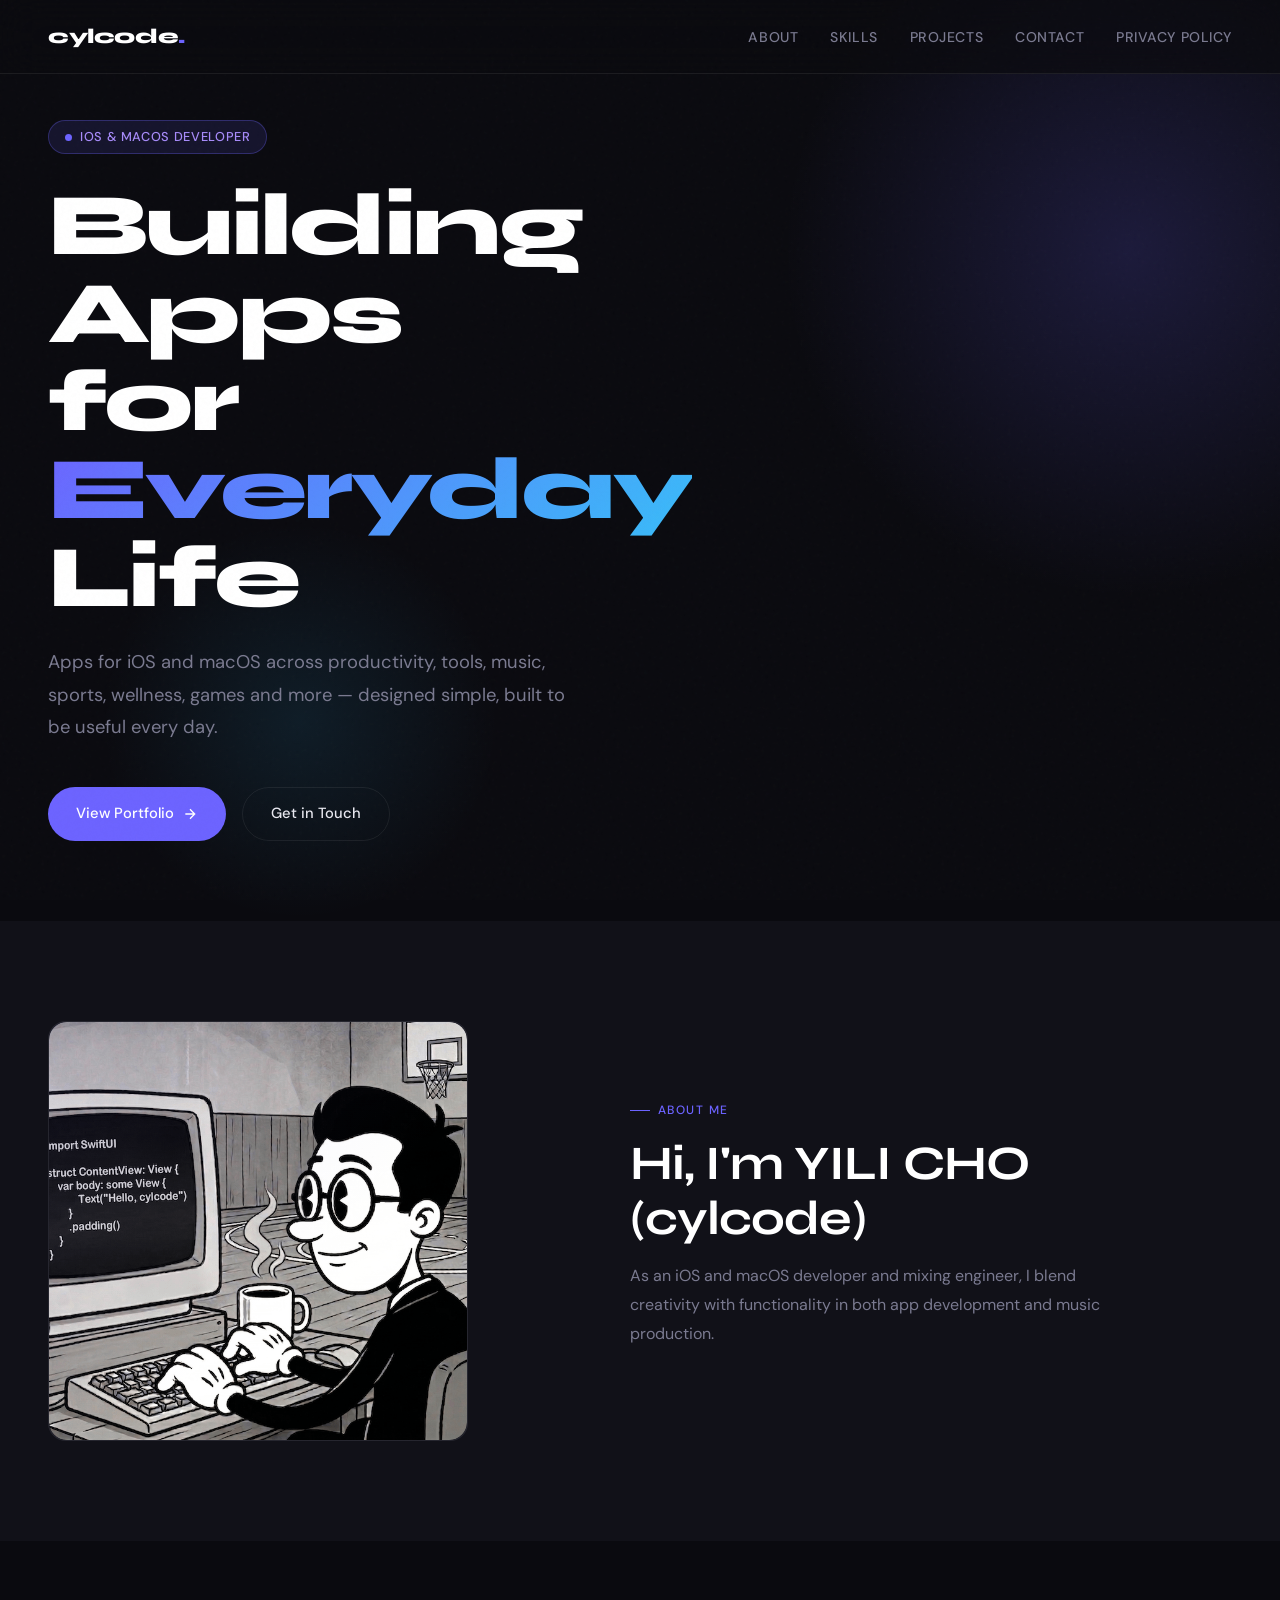
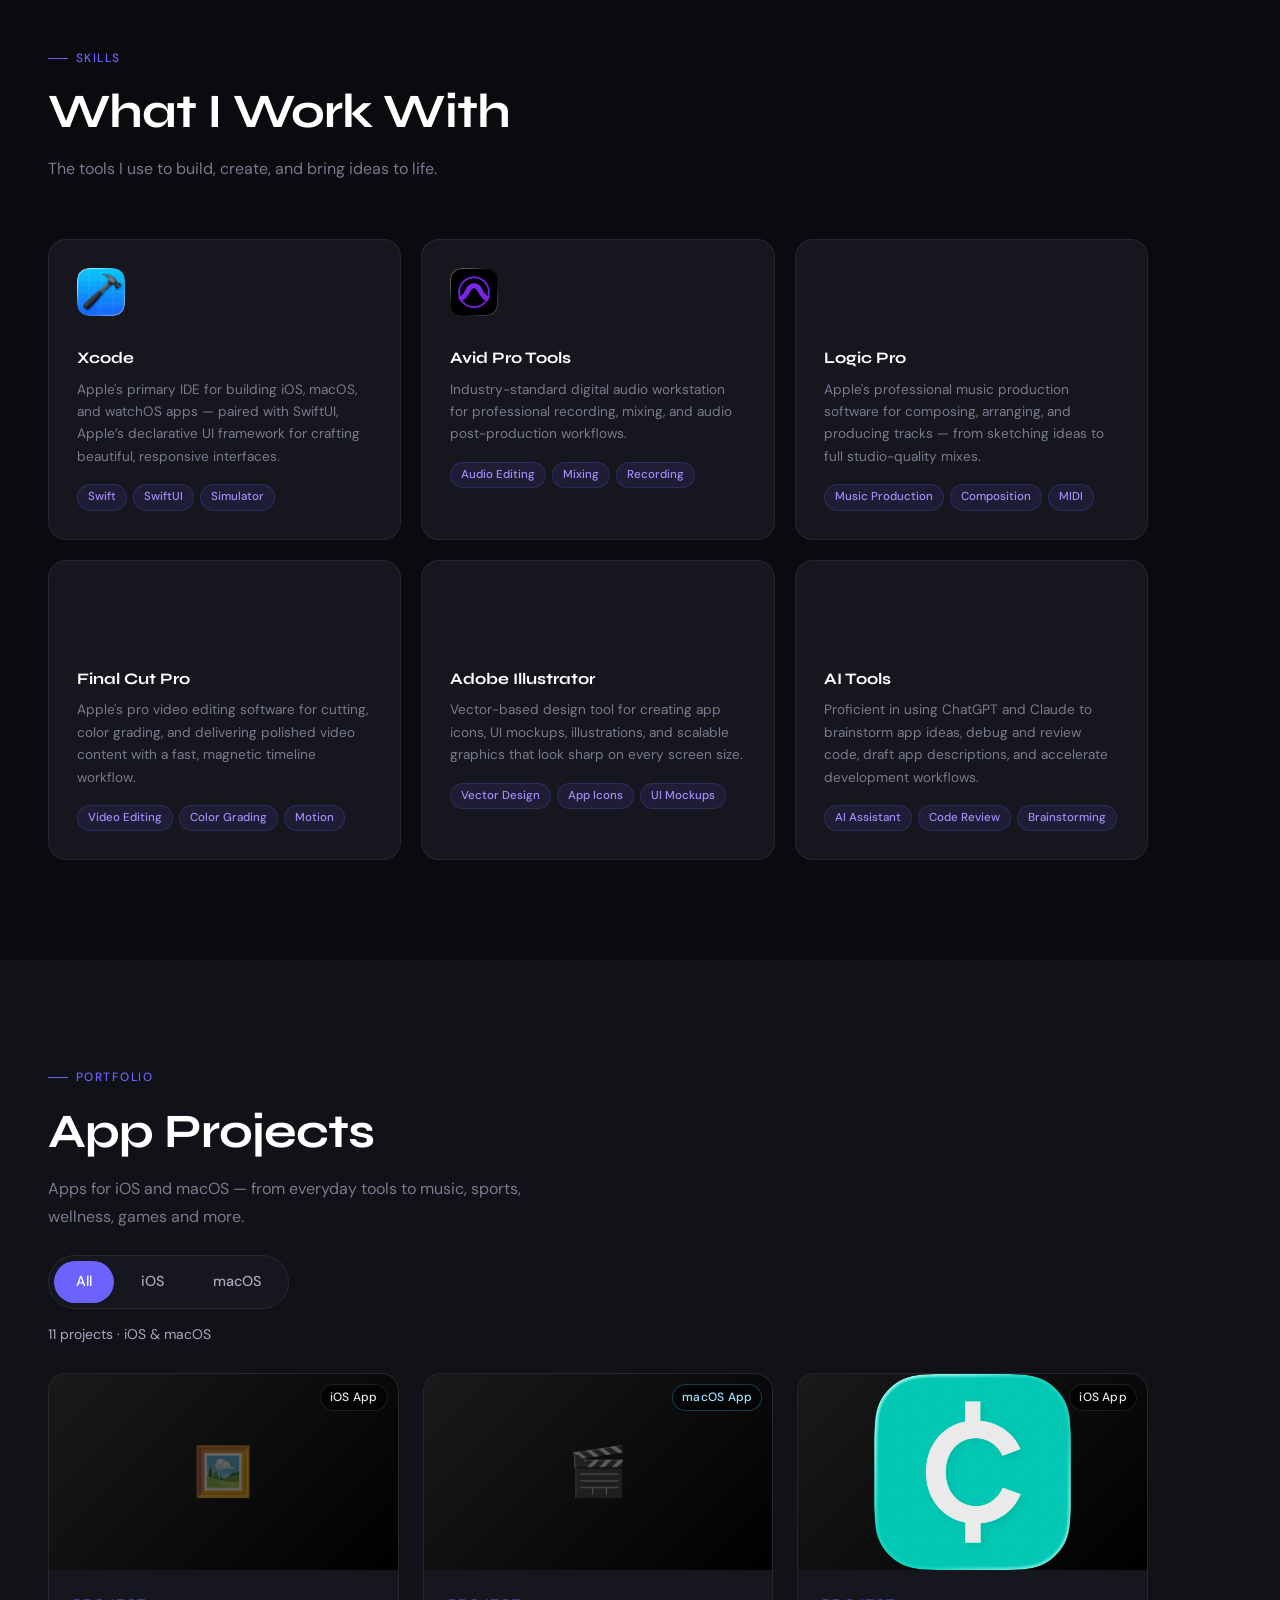
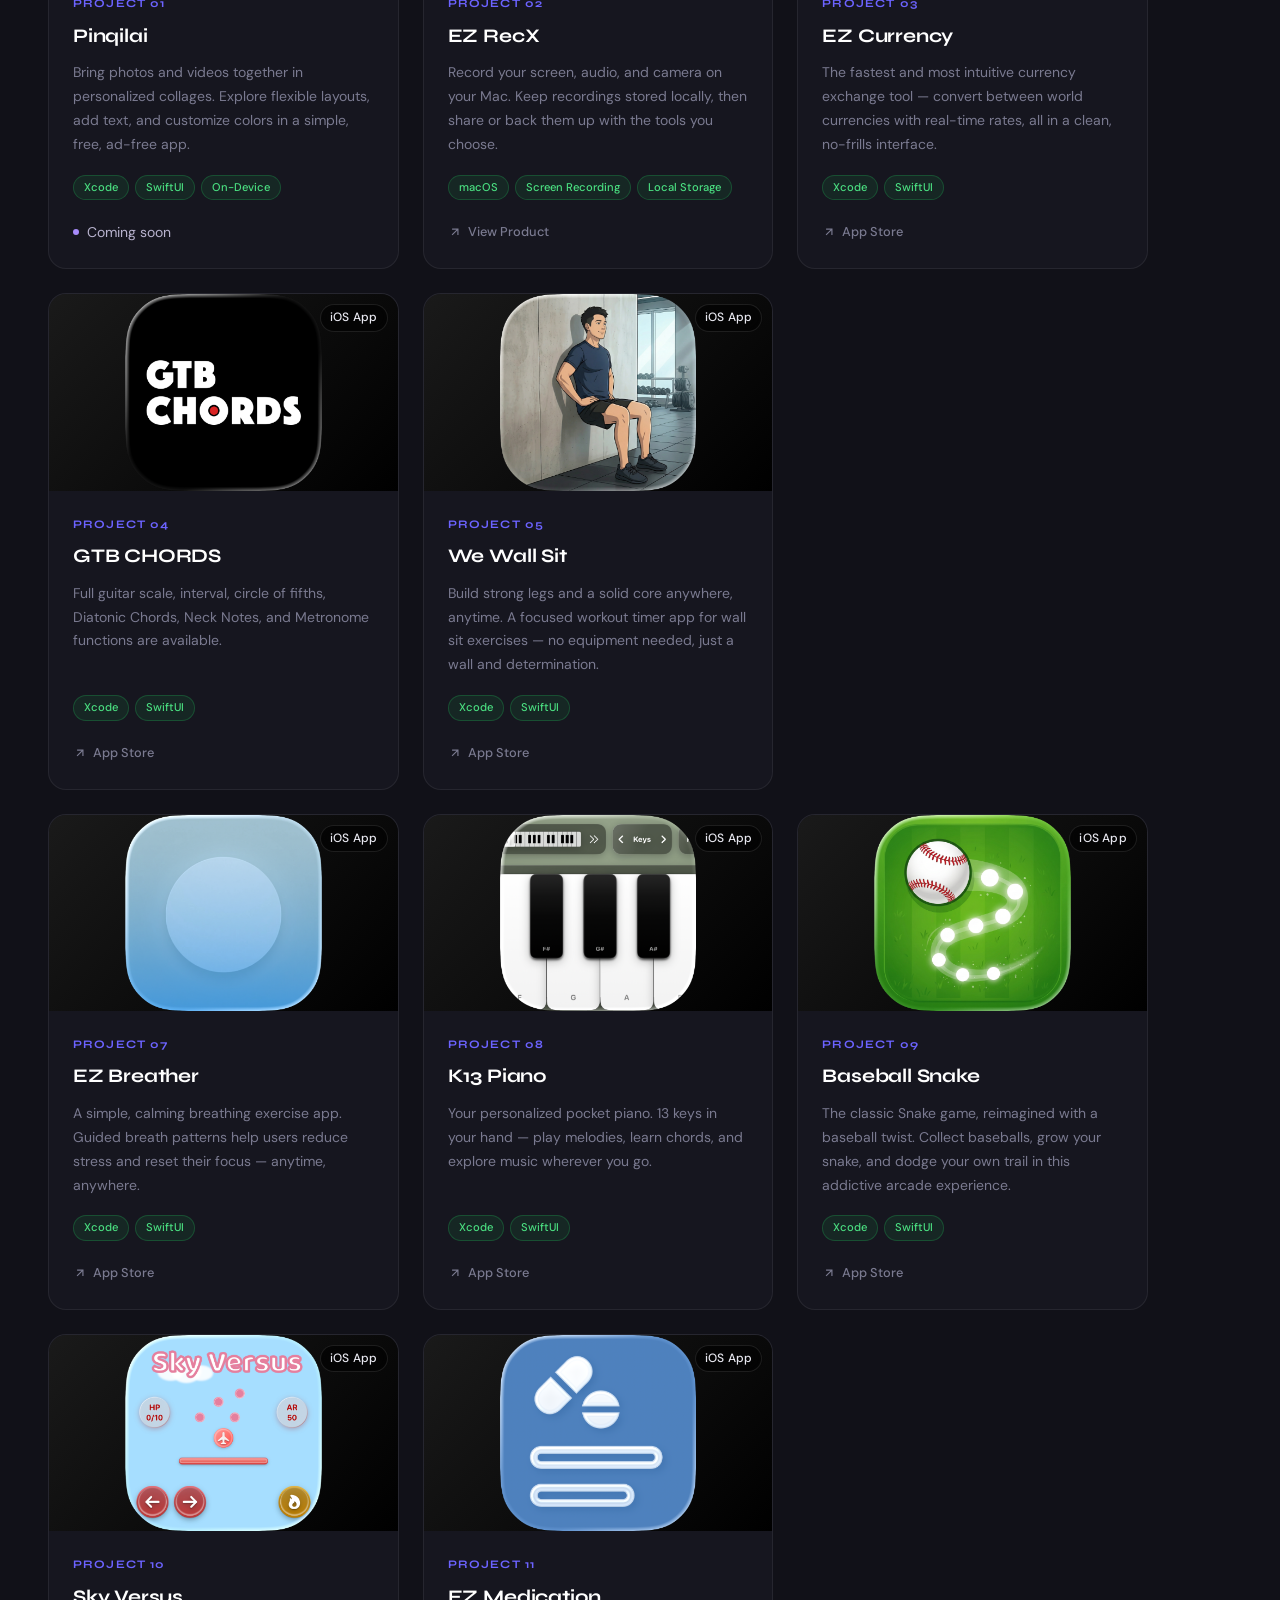
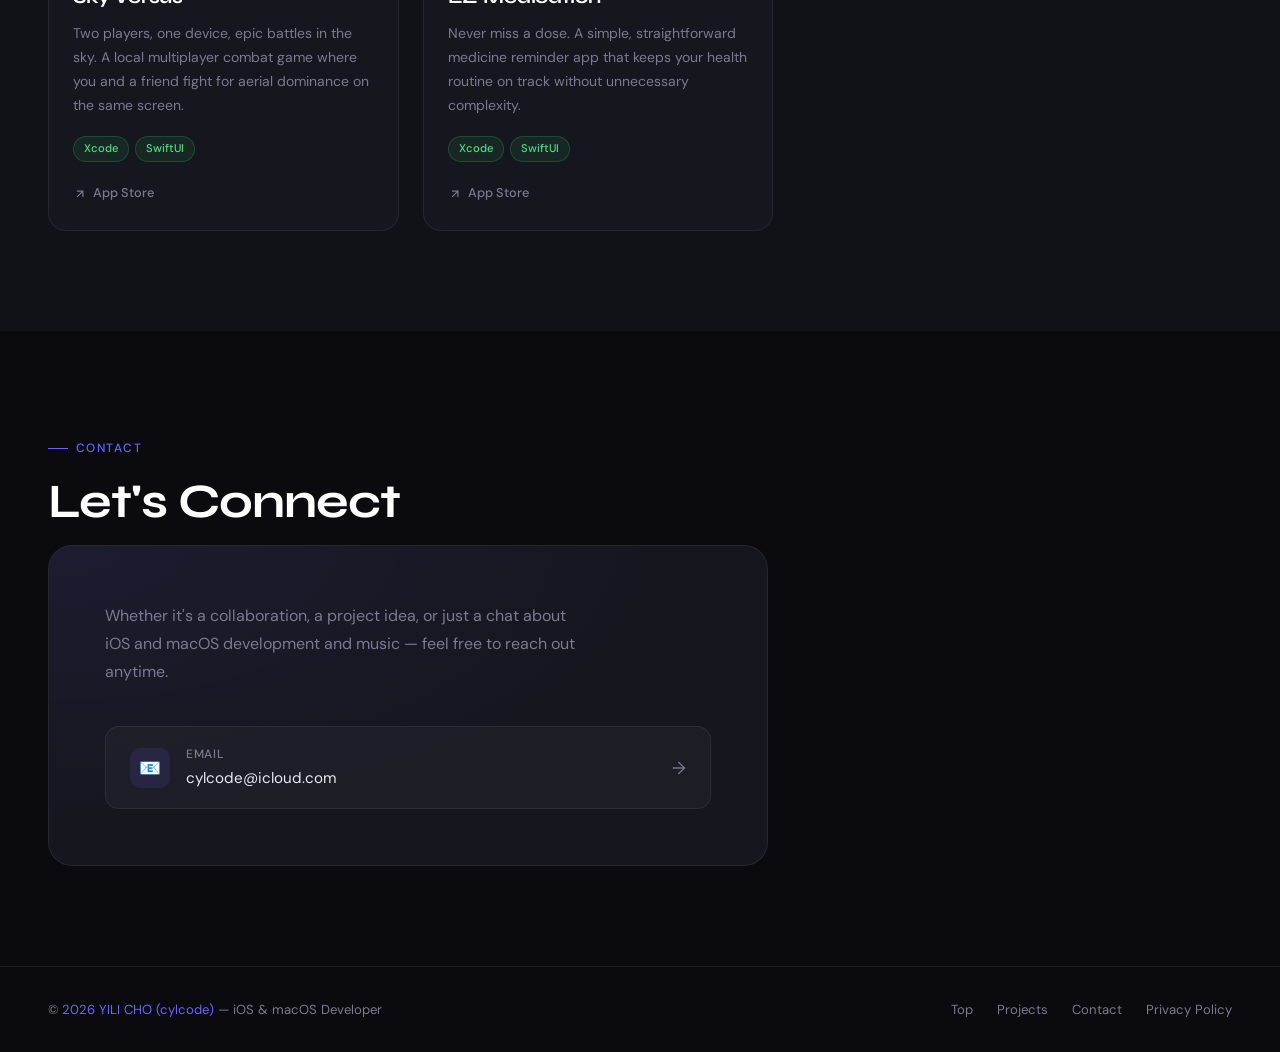
<file: index.html>
<!DOCTYPE html>
<html lang="en">
<head>
  <meta charset="UTF-8" />
  <meta name="viewport" content="width=device-width, initial-scale=1.0" />
  <title>cylcode — iOS &amp; macOS Developer &amp; Mixing Engineer</title>

  <!-- SEO -->
  <meta
    name="description"
    content="cylcode (YILI CHO) — iOS and macOS developer and mixing engineer. Building apps for everyday life with Swift and SwiftUI."
  />
  <meta name="author" content="YILI CHO (cylcode)" />
  <link rel="canonical" href="https://cylcode.pages.dev/" />

  <!-- Open Graph / Social Sharing -->
  <meta property="og:type" content="website" />
  <meta property="og:url" content="https://cylcode.pages.dev/" />
  <meta property="og:title" content="cylcode — iOS &amp; macOS Developer" />
  <meta
    property="og:description"
    content="iOS and macOS developer and mixing engineer. Building apps for everyday life."
  />
  <meta
    property="og:image"
    content="https://cylcode.pages.dev/Head_pic/cylcode_Banner_pic_1200x675.png"
  />
  <meta property="og:image:alt" content="YILI CHO (cylcode)" />
  <meta name="twitter:card" content="summary_large_image" />

  <!-- Favicon -->
  <link
    rel="icon"
    href="data:image/svg+xml,%3Csvg xmlns='http://www.w3.org/2000/svg' viewBox='0 0 100 100'%3E%3Ctext y='.9em' font-size='90'%3E%F0%9F%93%B1%3C/text%3E%3C/svg%3E"
  />

  <!-- Fonts -->
  <link rel="preconnect" href="https://fonts.googleapis.com" />
  <link rel="preconnect" href="https://fonts.gstatic.com" crossorigin />
  <link
    href="https://fonts.googleapis.com/css2?family=Syne:wght@400;600;700;800&family=DM+Sans:ital,wght@0,300;0,400;0,500;1,300&display=swap"
    rel="stylesheet"
  />

  <style>
    :root {
      --bg: #0a0a0f;
      --bg2: #111118;
      --card: #16161f;
      --border: rgba(255, 255, 255, 0.07);
      --accent: #6c63ff;
      --accent2: #a78bfa;
      --accent3: #38bdf8;
      --text: #e8e8f0;
      --muted: #7a7a90;
      --white: #ffffff;
      --radius: 18px;
    }

    *,
    *::before,
    *::after {
      box-sizing: border-box;
      margin: 0;
      padding: 0;
    }

    html {
      scroll-behavior: smooth;
      scroll-padding-top: 100px;
    }

    body {
      font-family: 'DM Sans', sans-serif;
      background: var(--bg);
      color: var(--text);
      overflow-x: hidden;
      line-height: 1.6;
    }

    body::before {
      content: '';
      position: fixed;
      inset: 0;
      background-image: url("data:image/svg+xml,%3Csvg viewBox='0 0 256 256' xmlns='http://www.w3.org/2000/svg'%3E%3Cfilter id='noise'%3E%3CfeTurbulence type='fractalNoise' baseFrequency='0.9' numOctaves='4' stitchTiles='stitch'/%3E%3C/filter%3E%3Crect width='100%25' height='100%25' filter='url(%23noise)' opacity='0.04'/%3E%3C/svg%3E");
      pointer-events: none;
      z-index: 999;
      opacity: 0.5;
    }

    a:focus-visible,
    button:focus-visible {
      outline: 3px solid var(--accent2);
      outline-offset: 4px;
    }

    /* Navigation */
    nav {
      position: fixed;
      top: 0;
      left: 0;
      right: 0;
      z-index: 100;
      padding: 20px 48px;
      display: flex;
      justify-content: space-between;
      align-items: center;
      background: rgba(10, 10, 15, 0.7);
      -webkit-backdrop-filter: blur(20px);
      backdrop-filter: blur(20px);
      border-bottom: 1px solid var(--border);
    }

    .nav-logo {
      font-family: 'Syne', sans-serif;
      font-weight: 800;
      font-size: 1.3rem;
      color: var(--white);
      text-decoration: none;
      letter-spacing: -0.02em;
    }

    .nav-logo span {
      color: var(--accent);
    }

    .nav-links {
      display: flex;
      align-items: center;
      gap: clamp(16px, 2.5vw, 36px);
      list-style: none;
    }

    .nav-links a {
      font-size: 0.88rem;
      font-weight: 500;
      color: var(--muted);
      text-decoration: none;
      letter-spacing: 0.04em;
      text-transform: uppercase;
      transition: color 0.2s;
    }

    .nav-links a:hover {
      color: var(--white);
    }

    .nav-privacy a {
      white-space: nowrap;
    }

    .nav-links a:focus-visible {
      outline: 2px solid var(--accent);
      outline-offset: 6px;
    }

    /* Hero */
    .hero {
      min-height: 100vh;
      display: flex;
      align-items: center;
      padding: 120px 48px 80px;
      position: relative;
      overflow: hidden;
    }

    .hero-glow {
      position: absolute;
      width: 700px;
      height: 700px;
      background: radial-gradient(
        circle,
        rgba(108, 99, 255, 0.18) 0%,
        transparent 70%
      );
      top: -100px;
      right: -200px;
      pointer-events: none;
      animation: pulse 6s ease-in-out infinite;
    }

    .hero-glow2 {
      position: absolute;
      width: 400px;
      height: 400px;
      background: radial-gradient(
        circle,
        rgba(56, 189, 248, 0.10) 0%,
        transparent 70%
      );
      bottom: 0;
      left: 100px;
      pointer-events: none;
      animation: pulse 8s ease-in-out infinite reverse;
    }

    @keyframes pulse {
      0%, 100% {
        transform: scale(1) translateY(0);
        opacity: 1;
      }
      50% {
        transform: scale(1.08) translateY(-20px);
        opacity: 0.8;
      }
    }

    .hero-content {
      max-width: 760px;
      position: relative;
      z-index: 1;
    }

    .hero-badge {
      display: inline-flex;
      align-items: center;
      gap: 8px;
      background: rgba(108, 99, 255, 0.12);
      border: 1px solid rgba(108, 99, 255, 0.3);
      border-radius: 50px;
      padding: 6px 16px;
      font-size: 0.8rem;
      font-weight: 500;
      color: var(--accent2);
      margin-bottom: 28px;
      letter-spacing: 0.05em;
      text-transform: uppercase;
      animation: fadeUp 0.6s 0.2s ease both;
    }

    .hero-badge::before {
      content: '';
      width: 7px;
      height: 7px;
      background: var(--accent);
      border-radius: 50%;
      animation: blink 2s infinite;
    }

    @keyframes blink {
      0%, 100% { opacity: 1; }
      50% { opacity: 0.3; }
    }

    .hero h1 {
      font-family: 'Syne', sans-serif;
      font-size: clamp(3rem, 7vw, 5.5rem);
      font-weight: 800;
      line-height: 1;
      letter-spacing: -0.03em;
      color: var(--white);
      animation: fadeUp 0.7s 0.4s ease both;
    }

    .hero h1 .accent-text {
      background: linear-gradient(
        135deg,
        var(--accent) 0%,
        var(--accent3) 100%
      );
      -webkit-background-clip: text;
      -webkit-text-fill-color: transparent;
      background-clip: text;
    }

    .hero-sub {
      margin-top: 24px;
      font-size: 1.15rem;
      color: var(--muted);
      max-width: 520px;
      line-height: 1.75;
      animation: fadeUp 0.7s 0.6s ease both;
    }

    .hero-actions {
      margin-top: 44px;
      display: flex;
      gap: 16px;
      flex-wrap: wrap;
      animation: fadeUp 0.7s 0.8s ease both;
    }

    .btn-primary,
    .btn-outline {
      display: inline-flex;
      align-items: center;
      gap: 8px;
      font-family: 'DM Sans', sans-serif;
      font-size: 0.92rem;
      font-weight: 500;
      padding: 14px 28px;
      border-radius: 50px;
      text-decoration: none;
      transition: all 0.25s;
    }

    .btn-primary {
      background: var(--accent);
      color: var(--white);
      border: none;
      cursor: pointer;
    }

    .btn-primary:hover {
      background: var(--accent2);
      transform: translateY(-2px);
      box-shadow: 0 12px 40px rgba(108, 99, 255, 0.4);
    }

    .btn-outline {
      background: transparent;
      color: var(--text);
      border: 1px solid var(--border);
    }

    .btn-outline:hover {
      border-color: rgba(255, 255, 255, 0.2);
      color: var(--white);
      transform: translateY(-2px);
    }

    @keyframes fadeUp {
      from {
        opacity: 0;
        transform: translateY(24px);
      }
      to {
        opacity: 1;
        transform: translateY(0);
      }
    }

    /* Shared sections */
    section {
      padding: 100px 48px;
    }

    .section-label {
      display: inline-flex;
      align-items: center;
      gap: 8px;
      font-size: 0.75rem;
      font-weight: 500;
      color: var(--accent);
      letter-spacing: 0.12em;
      text-transform: uppercase;
      margin-bottom: 16px;
    }

    .section-label::before {
      content: '';
      width: 20px;
      height: 1px;
      background: var(--accent);
    }

    .section-title {
      font-family: 'Syne', sans-serif;
      font-size: clamp(2rem, 4vw, 3rem);
      font-weight: 700;
      color: var(--white);
      letter-spacing: -0.02em;
      line-height: 1.15;
      margin-bottom: 16px;
    }

    .section-desc {
      color: var(--muted);
      font-size: 1rem;
      max-width: 480px;
      line-height: 1.75;
      margin-bottom: 56px;
    }

    /* About */
    #about {
      background: var(--bg2);
    }

    .about-grid {
      display: grid;
      grid-template-columns: 1fr 1fr;
      gap: 64px;
      align-items: center;
      max-width: 1100px;
    }

    .about-photo-wrap {
      position: relative;
      min-width: 0;
    }

    .about-photo {
      width: 420px;
      max-width: 100%;
      height: 420px;
      background: var(--card);
      border-radius: var(--radius);
      border: 1px solid var(--border);
      display: flex;
      align-items: center;
      justify-content: center;
      position: relative;
      overflow: hidden;
      flex-shrink: 0;
    }

    .about-photo img {
      width: 100%;
      height: 100%;
      object-fit: cover;
      object-position: top center;
      border-radius: var(--radius);
    }

    .about-photo::before {
      content: '';
      position: absolute;
      inset: 0;
      background: linear-gradient(
        135deg,
        rgba(108, 99, 255, 0.08) 0%,
        transparent 60%
      );
      pointer-events: none;
      z-index: 1;
    }

    .about-corner {
      position: absolute;
      width: 120px;
      height: 120px;
      background: linear-gradient(
        135deg,
        var(--accent) 0%,
        var(--accent3) 100%
      );
      border-radius: 16px;
      opacity: 0.15;
      bottom: -24px;
      right: -24px;
      z-index: -1;
    }

    .about-text {
      min-width: 0;
    }

    .about-text p {
      color: var(--muted);
      line-height: 1.8;
      margin-bottom: 20px;
    }

    .about-text p strong {
      color: var(--text);
      font-weight: 500;
    }

    /* Skills */
    #skills {
      background: var(--bg);
    }

    .skills-grid {
      display: grid;
      grid-template-columns: repeat(auto-fit, minmax(280px, 1fr));
      gap: 20px;
      max-width: 1100px;
    }

    .skill-card {
      background: var(--card);
      border: 1px solid var(--border);
      border-radius: var(--radius);
      padding: 28px;
      transition: all 0.3s;
      position: relative;
      overflow: hidden;
    }

    .skill-card::before {
      content: '';
      position: absolute;
      top: 0;
      left: 0;
      right: 0;
      height: 2px;
      background: linear-gradient(
        to right,
        var(--accent),
        var(--accent3)
      );
      opacity: 0;
      transition: opacity 0.3s;
    }

    .skill-card:hover::before {
      opacity: 1;
    }

    .skill-card:hover {
      border-color: rgba(108, 99, 255, 0.2);
      transform: translateY(-4px);
      box-shadow: 0 20px 60px rgba(0, 0, 0, 0.4);
    }

    .skill-icon {
      font-size: 1.8rem;
      margin-bottom: 16px;
      display: block;
    }

    .skill-icon img {
      width: 48px;
      height: 48px;
      object-fit: contain;
      border-radius: 10px;
    }

    .skill-name {
      font-family: 'Syne', sans-serif;
      font-size: 1rem;
      font-weight: 700;
      color: var(--white);
      margin-bottom: 8px;
    }

    .skill-desc {
      font-size: 0.85rem;
      color: var(--muted);
      line-height: 1.65;
    }

    .skill-tags {
      display: flex;
      flex-wrap: wrap;
      gap: 6px;
      margin-top: 16px;
    }

    .skill-tag {
      background: rgba(108, 99, 255, 0.1);
      border: 1px solid rgba(108, 99, 255, 0.2);
      color: var(--accent2);
      font-size: 0.72rem;
      padding: 3px 10px;
      border-radius: 50px;
      font-weight: 500;
    }

    /* Projects */
    #projects {
      background: var(--bg2);
    }

    #projects .section-desc {
      margin-bottom: 24px;
    }

    .projects-grid {
      display: grid;
      grid-template-columns: repeat(auto-fit, minmax(320px, 1fr));
      gap: 24px;
      max-width: 1100px;
    }

    .project-card {
      background: var(--card);
      border: 1px solid var(--border);
      border-radius: var(--radius);
      overflow: hidden;
      transition: all 0.3s;
      cursor: default;
      display: flex;
      flex-direction: column;
      min-width: 0;
    }

    .project-card:hover {
      border-color: rgba(108, 99, 255, 0.25);
      transform: translateY(-6px);
      box-shadow: 0 24px 80px rgba(0, 0, 0, 0.5);
    }

    .project-card[hidden] {
      display: none !important;
    }

    .project-thumb-link {
      display: block;
      text-decoration: none;
    }

    .project-thumb {
      width: 100%;
      aspect-ratio: 16 / 9;
      display: flex;
      align-items: center;
      justify-content: center;
      position: relative;
      overflow: hidden;
      cursor: pointer;
    }

    .project-thumb-placeholder {
      position: absolute;
      inset: 0;
      display: flex;
      flex-direction: column;
      align-items: center;
      justify-content: center;
      gap: 8px;
      color: rgba(255, 255, 255, 0.35);
      font-size: 0.75rem;
      letter-spacing: 0.05em;
      z-index: 0;
    }

    .project-thumb img {
      position: relative;
      width: 100%;
      height: 100%;
      object-fit: cover;
      z-index: 1;
    }

    .project-thumb.project-thumb-icon img {
      object-fit: contain;
    }

    .project-thumb-static .project-thumb {
      cursor: default;
    }

    .project-thumb-label {
      position: absolute;
      top: 10px;
      right: 10px;
      background: rgba(0, 0, 0, 0.55);
      -webkit-backdrop-filter: blur(10px);
      backdrop-filter: blur(10px);
      border: 1px solid rgba(255, 255, 255, 0.1);
      border-radius: 50px;
      padding: 3px 9px;
      font-size: 0.75rem;
      color: var(--text);
      font-weight: 500;
      letter-spacing: 0.02em;
      z-index: 2;
    }

    .project-thumb-label.platform-mac {
      border-color: rgba(56, 189, 248, 0.3);
      color: #a5e3ff;
    }

    .project-body {
      padding: 24px;
      display: flex;
      flex-direction: column;
      flex: 1;
    }

    .project-number {
      font-family: 'Syne', sans-serif;
      font-size: 0.72rem;
      font-weight: 700;
      color: var(--accent);
      letter-spacing: 0.1em;
      text-transform: uppercase;
      margin-bottom: 8px;
    }

    .project-title {
      font-family: 'Syne', sans-serif;
      font-size: 1.2rem;
      font-weight: 700;
      color: var(--white);
      margin-bottom: 10px;
      letter-spacing: -0.01em;
    }

    .project-desc {
      font-size: 0.875rem;
      color: var(--muted);
      line-height: 1.7;
      margin-bottom: 18px;
      flex: 1;
    }

    .project-stack {
      display: flex;
      flex-wrap: wrap;
      gap: 6px;
      margin-bottom: 20px;
    }

    .stack-tag {
      background: rgba(34, 197, 94, 0.1);
      border: 1px solid rgba(34, 197, 94, 0.25);
      color: #4ade80;
      font-size: 0.7rem;
      padding: 3px 10px;
      border-radius: 50px;
      font-weight: 500;
      cursor: default;
      user-select: none;
    }

    .project-links {
      display: flex;
      gap: 12px;
      margin-top: auto;
      min-height: 24px;
    }

    .project-link {
      display: inline-flex;
      align-items: center;
      gap: 6px;
      font-size: 0.8rem;
      font-weight: 500;
      color: var(--muted);
      text-decoration: none;
      transition: color 0.2s;
    }

    .project-link:hover {
      color: var(--accent2);
    }

    .project-link svg {
      width: 14px;
      height: 14px;
    }

    .project-status {
      display: inline-flex;
      align-items: center;
      gap: 8px;
      color: #b8b3ce;
      font-size: 0.875rem;
    }

    .project-status::before {
      content: '';
      width: 6px;
      height: 6px;
      border-radius: 50%;
      background: var(--accent2);
    }

    .project-filters {
      display: inline-flex;
      flex-wrap: wrap;
      gap: 5px;
      padding: 5px;
      border: 1px solid var(--border);
      border-radius: 50px;
      background: var(--card);
    }

    .project-filters[hidden] {
      display: none;
    }

    .project-filter {
      font: inherit;
      font-size: 0.9rem;
      font-weight: 500;
      color: #aaa7bd;
      background: transparent;
      border: 0;
      border-radius: 50px;
      min-height: 42px;
      padding: 8px 22px;
      cursor: pointer;
    }

    .project-filter[aria-pressed="true"] {
      background: var(--accent);
      color: white;
    }

    .project-filter:hover {
      color: white;
    }

    .project-count {
      font-size: 0.875rem;
      color: #aaa7bd;
      margin: 14px 0 28px;
    }

    .project-fallback {
      max-width: 720px;
      padding: 24px;
      border: 1px solid var(--border);
      border-radius: var(--radius);
      color: var(--muted);
      background: var(--card);
    }

    .project-fallback a {
      color: var(--accent2);
    }

    /* Contact */
    #contact {
      background: var(--bg);
    }

    .contact-wrap {
      max-width: 720px;
      background: var(--card);
      border: 1px solid var(--border);
      border-radius: 24px;
      padding: 56px;
      position: relative;
      overflow: hidden;
    }

    .contact-wrap::before {
      content: '';
      position: absolute;
      inset: 0;
      background: radial-gradient(
        ellipse at top left,
        rgba(108, 99, 255, 0.08) 0%,
        transparent 60%
      );
      pointer-events: none;
    }

    .contact-intro {
      color: var(--muted);
      line-height: 1.75;
      max-width: 480px;
      position: relative;
      z-index: 1;
    }

    .contact-links {
      display: flex;
      flex-direction: column;
      gap: 16px;
      margin-top: 40px;
      position: relative;
      z-index: 1;
    }

    .contact-item {
      display: flex;
      align-items: center;
      gap: 16px;
      padding: 18px 24px;
      background: rgba(255, 255, 255, 0.03);
      border: 1px solid var(--border);
      border-radius: 14px;
      text-decoration: none;
      transition: all 0.25s;
    }

    .contact-item:hover {
      border-color: rgba(108, 99, 255, 0.3);
      background: rgba(108, 99, 255, 0.06);
      transform: translateX(4px);
    }

    .contact-icon {
      width: 40px;
      height: 40px;
      background: rgba(108, 99, 255, 0.12);
      border-radius: 10px;
      display: flex;
      align-items: center;
      justify-content: center;
      font-size: 1.1rem;
      flex-shrink: 0;
    }

    .contact-info {
      flex: 1;
      min-width: 0;
    }

    .contact-label {
      font-size: 0.75rem;
      color: var(--muted);
      text-transform: uppercase;
      letter-spacing: 0.06em;
      font-weight: 500;
    }

    .contact-value {
      font-size: 0.95rem;
      color: var(--text);
      font-weight: 400;
      margin-top: 2px;
      overflow-wrap: anywhere;
    }

    .contact-arrow {
      color: var(--muted);
      font-size: 1.1rem;
      transition: color 0.2s;
    }

    .contact-item:hover .contact-arrow {
      color: var(--accent2);
    }

    /* Footer */
    footer {
      padding: 32px 48px;
      border-top: 1px solid var(--border);
      display: flex;
      justify-content: space-between;
      align-items: center;
      gap: 24px;
      flex-wrap: wrap;
    }

    .footer-text {
      font-size: 0.82rem;
      color: var(--muted);
    }

    .footer-text span {
      color: var(--accent);
    }

    .footer-links {
      display: flex;
      flex-wrap: wrap;
      justify-content: center;
      gap: 24px;
    }

    .footer-links a {
      font-size: 0.82rem;
      color: var(--muted);
      text-decoration: none;
      transition: color 0.2s;
    }

    .footer-links a:hover {
      color: var(--white);
    }

    /*
      Content stays visible by default.
      JavaScript only enables reveal effects when supported.
    */
    .reveal {
      opacity: 1;
      transform: none;
    }

    .reveal.reveal-pending {
      opacity: 0;
      transform: translateY(30px);
      transition: opacity 0.7s ease, transform 0.7s ease;
    }

    .reveal.reveal-pending.visible {
      opacity: 1;
      transform: none;
    }

    /* Responsive */
    @media (max-width: 900px) {
      .about-photo {
        width: 100%;
        height: 320px;
      }
    }

    @media (max-width: 768px) {
      nav {
        padding: 16px 24px;
      }

      .nav-links {
        display: flex;
        gap: 0;
      }

      .nav-links li:not(.nav-privacy) {
        display: none;
      }

      .nav-privacy a {
        display: inline-flex;
        align-items: center;
        min-height: 44px;
        font-size: 0.75rem;
        letter-spacing: 0;
      }

      .hero {
        padding: 100px 24px 60px;
      }

      section {
        padding: 72px 24px;
      }

      .about-grid {
        grid-template-columns: 1fr;
        gap: 40px;
      }

      .about-photo {
        aspect-ratio: 3 / 2;
      }

      .projects-grid,
      .skills-grid {
        grid-template-columns: minmax(0, 1fr);
      }

      .contact-wrap {
        padding: 32px 24px;
      }

      footer {
        flex-direction: column;
        gap: 16px;
        text-align: center;
      }
    }

    /* Respect reduced-motion settings */
    @media (prefers-reduced-motion: reduce) {
      html {
        scroll-behavior: auto;
      }

      .reveal,
      .reveal.reveal-pending,
      .hero-badge,
      .hero h1,
      .hero-sub,
      .hero-actions {
        opacity: 1;
        transform: none;
        animation: none;
        transition: none;
      }

      .hero-glow,
      .hero-glow2,
      .hero-badge::before {
        animation: none;
      }

      .skill-card,
      .project-card,
      .btn-primary,
      .btn-outline,
      .contact-item {
        transition: none;
      }

      .skill-card:hover,
      .project-card:hover,
      .btn-primary:hover,
      .btn-outline:hover,
      .contact-item:hover {
        transform: none;
      }
    }
  </style>
</head>

<body>
  <!-- Navigation -->
  <nav aria-label="Main navigation">
    <a href="#home" class="nav-logo">cylcode<span>.</span></a>

    <ul class="nav-links">
      <li><a href="#about">About</a></li>
      <li><a href="#skills">Skills</a></li>
      <li><a href="#projects">Projects</a></li>
      <li><a href="#contact">Contact</a></li>
      <li class="nav-privacy">
        <a href="https://cylcode.pages.dev/privacy/">
          Privacy Policy
        </a>
      </li>
    </ul>
  </nav>

  <main>
    <!-- Hero -->
    <section class="hero" id="home">
      <div class="hero-glow" aria-hidden="true"></div>
      <div class="hero-glow2" aria-hidden="true"></div>

      <div class="hero-content">
        <div class="hero-badge">iOS &amp; macOS Developer</div>

        <h1>
          Building Apps<br />
          for <span class="accent-text">Everyday</span><br />
          Life
        </h1>

        <p class="hero-sub">
          Apps for iOS and macOS across productivity, tools, music, sports,
          wellness, games and more — designed simple, built to be useful
          every day.
        </p>

        <div class="hero-actions">
          <a href="#projects" class="btn-primary">
            View Portfolio
            <svg
              width="16"
              height="16"
              viewBox="0 0 24 24"
              fill="none"
              stroke="currentColor"
              stroke-width="2"
              aria-hidden="true"
            >
              <path d="M5 12h14M12 5l7 7-7 7" />
            </svg>
          </a>

          <a href="#contact" class="btn-outline">Get in Touch</a>
        </div>
      </div>
    </section>

    <!-- About -->
    <section id="about">
      <div class="about-grid">
        <div class="about-photo-wrap reveal">
          <div class="about-photo">
            <img
              src="Head_pic/cylcode_Banner_pic_1200x675.png"
              alt="YILI CHO (cylcode)"
              width="1200"
              height="675"
              loading="lazy"
              decoding="async"
            />
          </div>
          <div class="about-corner" aria-hidden="true"></div>
        </div>

        <div class="about-text reveal">
          <div class="section-label">About Me</div>
          <h2 class="section-title">Hi, I'm YILI CHO (cylcode)</h2>
          <p>
            As an iOS and macOS developer and mixing engineer, I blend
            creativity with functionality in both app development and
            music production.
          </p>
        </div>
      </div>
    </section>

    <!-- Skills -->
    <section id="skills">
      <div class="section-label reveal">Skills</div>
      <h2 class="section-title reveal">What I Work With</h2>
      <p class="section-desc reveal">
        The tools I use to build, create, and bring ideas to life.
      </p>

      <div class="skills-grid">
        <div class="skill-card reveal">
          <span class="skill-icon">
            <img
              src="LOGO_ICON/XCode_1_icon-iOS-Default-1024x1024@1x.png"
              alt="Xcode"
              width="48"
              height="48"
              loading="lazy"
              decoding="async"
            />
          </span>
          <div class="skill-name">Xcode</div>
          <div class="skill-desc">
            Apple's primary IDE for building iOS, macOS, and watchOS apps —
            paired with SwiftUI, Apple’s declarative UI framework for
            crafting beautiful, responsive interfaces.
          </div>
          <div class="skill-tags">
            <span class="skill-tag">Swift</span>
            <span class="skill-tag">SwiftUI</span>
            <span class="skill-tag">Simulator</span>
          </div>
        </div>

        <div class="skill-card reveal">
          <span class="skill-icon">
            <img
              src="LOGO_ICON/protools_icon_256x256.png"
              alt="Avid Pro Tools"
              width="48"
              height="48"
              loading="lazy"
              decoding="async"
            />
          </span>
          <div class="skill-name">Avid Pro Tools</div>
          <div class="skill-desc">
            Industry-standard digital audio workstation for professional
            recording, mixing, and audio post-production workflows.
          </div>
          <div class="skill-tags">
            <span class="skill-tag">Audio Editing</span>
            <span class="skill-tag">Mixing</span>
            <span class="skill-tag">Recording</span>
          </div>
        </div>

        <div class="skill-card reveal">
          <span class="skill-icon">
            <img
              src="LOGO_ICON/LP_1_icon-iOS-Default-1024x1024@1x.png"
              alt="Logic Pro"
              width="48"
              height="48"
              loading="lazy"
              decoding="async"
            />
          </span>
          <div class="skill-name">Logic Pro</div>
          <div class="skill-desc">
            Apple's professional music production software for composing,
            arranging, and producing tracks — from sketching ideas to full
            studio-quality mixes.
          </div>
          <div class="skill-tags">
            <span class="skill-tag">Music Production</span>
            <span class="skill-tag">Composition</span>
            <span class="skill-tag">MIDI</span>
          </div>
        </div>

        <div class="skill-card reveal">
          <span class="skill-icon">
            <img
              src="LOGO_ICON/FCP_3icon-iOS-Default-1024x1024@1x.png"
              alt="Final Cut Pro"
              width="48"
              height="48"
              loading="lazy"
              decoding="async"
            />
          </span>
          <div class="skill-name">Final Cut Pro</div>
          <div class="skill-desc">
            Apple's pro video editing software for cutting, color grading,
            and delivering polished video content with a fast, magnetic
            timeline workflow.
          </div>
          <div class="skill-tags">
            <span class="skill-tag">Video Editing</span>
            <span class="skill-tag">Color Grading</span>
            <span class="skill-tag">Motion</span>
          </div>
        </div>

        <div class="skill-card reveal">
          <span class="skill-icon">
            <img
              src="LOGO_ICON/Illustrator_1_icon-iOS-Default-1024x1024@1x.png"
              alt="Adobe Illustrator"
              width="48"
              height="48"
              loading="lazy"
              decoding="async"
            />
          </span>
          <div class="skill-name">Adobe Illustrator</div>
          <div class="skill-desc">
            Vector-based design tool for creating app icons, UI mockups,
            illustrations, and scalable graphics that look sharp on every
            screen size.
          </div>
          <div class="skill-tags">
            <span class="skill-tag">Vector Design</span>
            <span class="skill-tag">App Icons</span>
            <span class="skill-tag">UI Mockups</span>
          </div>
        </div>

        <div class="skill-card reveal">
          <span class="skill-icon">
            <img
              src="LOGO_ICON/AI_Logo_1_icon-iOS-Default-1024x1024@1x.png"
              alt="AI Tools"
              width="48"
              height="48"
              loading="lazy"
              decoding="async"
            />
          </span>
          <div class="skill-name">AI Tools</div>
          <div class="skill-desc">
            Proficient in using ChatGPT and Claude to brainstorm app ideas,
            debug and review code, draft app descriptions, and accelerate
            development workflows.
          </div>
          <div class="skill-tags">
            <span class="skill-tag">AI Assistant</span>
            <span class="skill-tag">Code Review</span>
            <span class="skill-tag">Brainstorming</span>
          </div>
        </div>
      </div>
    </section>

    <!--
      PROJECTS
      Add new projects to the projects array in the script below.
      Project numbers are generated automatically.
    -->
    <section id="projects">
      <div class="section-label reveal">Portfolio</div>
      <h2 class="section-title reveal">App Projects</h2>
      <p class="section-desc reveal">
        Apps for iOS and macOS — from everyday tools to music, sports,
        wellness, games and more.
      </p>

      <div
        id="projectFilters"
        class="project-filters reveal"
        role="group"
        aria-label="Filter projects by platform"
        hidden
      >
        <button
          type="button"
          class="project-filter"
          data-filter="all"
          aria-pressed="true"
          aria-controls="projectsGrid"
        >All</button>

        <button
          type="button"
          class="project-filter"
          data-filter="iOS"
          aria-pressed="false"
          aria-controls="projectsGrid"
        >iOS</button>

        <button
          type="button"
          class="project-filter"
          data-filter="macOS"
          aria-pressed="false"
          aria-controls="projectsGrid"
        >macOS</button>
      </div>

      <p
        id="projectCount"
        class="project-count"
        role="status"
        aria-live="polite"
        aria-atomic="true"
      ></p>

      <div class="projects-grid" id="projectsGrid">
        <!-- Remains available if JavaScript cannot render the cards. -->
        <p class="project-fallback">
          Explore <a href="https://cylcode.pages.dev/ez-recx/">EZ RecX</a>,
          or <a href="#contact">contact me</a> to learn more about my apps.
          Enable JavaScript to browse and filter the complete portfolio.
        </p>
      </div>
    </section>

    <!-- Contact -->
    <section id="contact">
      <div class="section-label reveal">Contact</div>
      <h2 class="section-title reveal">Let's Connect</h2>

      <div class="contact-wrap reveal">
        <p class="contact-intro">
          Whether it's a collaboration, a project idea, or just a chat
          about iOS and macOS development and music — feel free to reach
          out anytime.
        </p>

        <div class="contact-links">
          <a href="mailto:cylcode@icloud.com" class="contact-item">
            <div class="contact-icon" aria-hidden="true">📧</div>
            <div class="contact-info">
              <div class="contact-label">Email</div>
              <div class="contact-value">cylcode@icloud.com</div>
            </div>
            <span class="contact-arrow" aria-hidden="true">→</span>
          </a>

        </div>
      </div>
    </section>
  </main>

  <!-- Footer: edit the name here -->
  <footer>
    <div class="footer-text">
      © <span id="footerYear">2026</span>
      <span>YILI CHO (cylcode)</span> — iOS &amp; macOS Developer
    </div>

    <div class="footer-links">
      <a href="#home">Top</a>
      <a href="#projects">Projects</a>
      <a href="#contact">Contact</a>
      <a
        href="https://cylcode.pages.dev/privacy/"
        target="_blank"
        rel="noopener noreferrer"
      >Privacy Policy</a>
    </div>
  </footer>

  <script>
    'use strict';

    // ============================================================
    // PROJECTS DATA
    //
    // Add a new project at the TOP of this array.
    // Numbers are generated automatically.
    //
    // platform: 'iOS' or 'macOS'
    // linkType: 'product' for a product website.
    // Omit linkType for an App Store link.
    // ============================================================

    const projects = [
      {
        title: 'Pinqilai',
        platform: 'iOS',
        image: 'App_Icon_SS/Pinqilai-icon7-iOS-Default-512@1x.png',
        imageType: 'icon',
        emoji: '🖼️',
        gradient: 'linear-gradient(135deg,#1a1a1a 0%,#000000 100%)',
        desc: 'Bring photos and videos together in personalized collages. Explore flexible layouts, add text, and customize colors in a simple, free, ad-free app.',
        stack: ['Xcode', 'SwiftUI', 'On-Device'],
        status: 'Coming soon'
      },
      {
        title: 'EZ RecX',
        platform: 'macOS',
        url: 'https://cylcode.pages.dev/ez-recx/',
        linkType: 'product',
        image: 'App_Icon_SS/EZ RecX IC_Xcode_Logo-iOS-Default-512@1x.png',
        imageType: 'icon',
        emoji: '🎬',
        gradient: 'linear-gradient(135deg,#1a1a1a 0%,#000000 100%)',
        desc: 'Record your screen, audio, and camera on your Mac. Keep recordings stored locally, then share or back them up with the tools you choose.',
        stack: ['macOS', 'Screen Recording', 'Local Storage']
      },
      {
        title: 'EZ Currency',
        platform: 'iOS',
        url: 'https://apps.apple.com/us/app/ez-currency/id6766535653',
        image: 'App_Icon_SS/11.EZCurrencyIcon.png',
        emoji: '💱',
        gradient: 'linear-gradient(135deg,#1a1a1a 0%,#000000 100%)',
        desc: 'The fastest and most intuitive currency exchange tool — convert between world currencies with real-time rates, all in a clean, no-frills interface.',
        stack: ['Xcode', 'SwiftUI']
      },
      {
        title: 'GTB CHORDS',
        platform: 'iOS',
        url: 'https://apps.apple.com/tw/app/gtb-chords/id6764719857',
        image: 'App_Icon_SS/10.GTB_CHORDS_Logo.png',
        emoji: '🎸',
        gradient: 'linear-gradient(135deg,#1a1a1a 0%,#000000 100%)',
        desc: 'Full guitar scale, interval, circle of fifths, Diatonic Chords, Neck Notes, and Metronome functions are available.',
        stack: ['Xcode', 'SwiftUI']
      },
      {
        title: 'We Wall Sit',
        platform: 'iOS',
        url: 'https://apps.apple.com/us/app/we-wall-sit/id6761374182',
        image: 'App_Icon_SS/7.We_Wall_Sit.png',
        emoji: '🦵',
        gradient: 'linear-gradient(135deg,#1a1a1a 0%,#000000 100%)',
        desc: 'Build strong legs and a solid core anywhere, anytime. A focused workout timer app for wall sit exercises — no equipment needed, just a wall and determination.',
        stack: ['Xcode', 'SwiftUI']
      },
      {
        title: 'EZ Shotclock',
        platform: 'iOS',
        url: 'https://apps.apple.com/us/app/bs-board/id1659995687',
        image: 'App_Icon_SS/1.BS_Board.png',
        emoji: '🏀',
        gradient: 'linear-gradient(135deg,#1a1a1a 0%,#000000 100%)',
        desc: 'A clean, intuitive basketball scoreboard app. Keep track of scores, periods, and game time — all from your pocket during any game.',
        stack: ['Xcode', 'SwiftUI']
      },
      {
        title: 'EZ Breather',
        platform: 'iOS',
        url: 'https://apps.apple.com/us/app/ez-breathe-app/id6760581445',
        image: 'App_Icon_SS/3.EZ_Breathe.png',
        emoji: '🌬️',
        gradient: 'linear-gradient(135deg,#1a1a1a 0%,#000000 100%)',
        desc: 'A simple, calming breathing exercise app. Guided breath patterns help users reduce stress and reset their focus — anytime, anywhere.',
        stack: ['Xcode', 'SwiftUI']
      },
      {
        title: 'K13 Piano',
        platform: 'iOS',
        url: 'https://apps.apple.com/us/app/k13-piano/id6760742525',
        image: 'App_Icon_SS/4.K13_Piano.png',
        emoji: '🎹',
        gradient: 'linear-gradient(135deg,#1a1a1a 0%,#000000 100%)',
        desc: 'Your personalized pocket piano. 13 keys in your hand — play melodies, learn chords, and explore music wherever you go.',
        stack: ['Xcode', 'SwiftUI']
      },
      {
        title: 'Baseball Snake',
        platform: 'iOS',
        url: 'https://apps.apple.com/us/app/baseball-snake/id6761117819',
        image: 'App_Icon_SS/2.Baseball_Snake.png',
        emoji: '⚾',
        gradient: 'linear-gradient(135deg,#1a1a1a 0%,#000000 100%)',
        desc: 'The classic Snake game, reimagined with a baseball twist. Collect baseballs, grow your snake, and dodge your own trail in this addictive arcade experience.',
        stack: ['Xcode', 'SwiftUI']
      },
      {
        title: 'Sky Versus',
        platform: 'iOS',
        url: 'https://apps.apple.com/us/app/sky-versus/id6761248880',
        image: 'App_Icon_SS/6.Sky_Versus.png',
        emoji: '⚔️',
        gradient: 'linear-gradient(135deg,#1a1a1a 0%,#000000 100%)',
        desc: 'Two players, one device, epic battles in the sky. A local multiplayer combat game where you and a friend fight for aerial dominance on the same screen.',
        stack: ['Xcode', 'SwiftUI']
      },
      {
        title: 'EZ Medication',
        platform: 'iOS',
        url: 'https://apps.apple.com/us/app/ez-medication/id6761795519',
        image: 'App_Icon_SS/8.EZ_TYM.png',
        emoji: '💊',
        gradient: 'linear-gradient(135deg,#1a1a1a 0%,#000000 100%)',
        desc: 'Never miss a dose. A simple, straightforward medicine reminder app that keeps your health routine on track without unnecessary complexity.',
        stack: ['Xcode', 'SwiftUI']
      }
    ];

    // Escape text before inserting it into HTML.
    function escapeHTML(value) {
      return String(value).replace(/[&<>"']/g, char => ({
        '&': '&amp;',
        '<': '&lt;',
        '>': '&gt;',
        '"': '&quot;',
        "'": '&#39;'
      })[char]);
    }

    function renderProjects() {
      const grid = document.getElementById('projectsGrid');

      // Build the complete markup before replacing the fallback.
      const markup = projects.map((project, index) => {
        const number = String(index + 1).padStart(2, '0');
        const platform = project.platform || 'iOS';
        const safePlatform = escapeHTML(platform);
        const title = escapeHTML(project.title);
        const isProductPage = project.linkType === 'product';

        const linkLabel = isProductPage
          ? 'View Product'
          : platform === 'macOS'
            ? 'Mac App Store'
            : 'App Store';

        const accessibleLabel = isProductPage
          ? `Visit the ${project.title} product website`
          : `View ${project.title} on the App Store`;

        const stackTags = project.stack.map(tag => (
          `<span class="stack-tag">${escapeHTML(tag)}</span>`
        )).join('');

        const thumbnail = `
          <div
            class="project-thumb ${project.imageType === 'icon' ? 'project-thumb-icon' : ''}"
            style="background:${escapeHTML(project.gradient)};"
          >
            <div class="project-thumb-placeholder" aria-hidden="true">
              <span style="font-size:3rem;">${escapeHTML(project.emoji)}</span>
            </div>

            <img
              src="${escapeHTML(project.image)}"
              alt="${title}"
              loading="lazy"
              decoding="async"
            />

            <div class="project-thumb-label ${platform === 'macOS' ? 'platform-mac' : ''}">
              ${safePlatform} App
            </div>
          </div>
        `;

        const thumbnailContainer = project.url
          ? `
            <a
              class="project-thumb-link"
              href="${escapeHTML(project.url)}"
              target="_blank"
              rel="noopener noreferrer"
              aria-label="${escapeHTML(accessibleLabel)}"
            >
              ${thumbnail}
            </a>
          `
          : `
            <div class="project-thumb-static">
              ${thumbnail}
            </div>
          `;

        const projectLink = project.url
          ? `
            <a
              href="${escapeHTML(project.url)}"
              target="_blank"
              rel="noopener noreferrer"
              class="project-link"
              aria-label="${escapeHTML(accessibleLabel)}"
            >
              <svg
                viewBox="0 0 24 24"
                fill="none"
                stroke="currentColor"
                stroke-width="2"
                aria-hidden="true"
              >
                <path d="M7 17 17 7M7 7h10v10" />
              </svg>
              ${linkLabel}
            </a>
          `
          : `
            <span class="project-status">
              ${escapeHTML(project.status || 'Coming soon')}
            </span>
          `;

        return `
          <article
            class="project-card reveal"
            data-project-platform="${safePlatform}"
            aria-labelledby="project-title-${index}"
          >
            ${thumbnailContainer}

            <div class="project-body">
              <div class="project-number">Project ${number}</div>

              <h3 class="project-title" id="project-title-${index}">
                ${title}
              </h3>

              <p class="project-desc">
                ${escapeHTML(project.desc)}
              </p>

              <div class="project-stack">
                ${stackTags}
              </div>

              <div class="project-links">
                ${projectLink}
              </div>
            </div>
          </article>
        `;
      }).join('');

      grid.innerHTML = markup;

      // Show the emoji placeholder if an image cannot load.
      grid.querySelectorAll('img').forEach(img => {
        const showPlaceholder = () => {
          img.style.display = 'none';
        };

        img.addEventListener('error', showPlaceholder, { once: true });

        if (img.complete && img.naturalWidth === 0) {
          showPlaceholder();
        }
      });

      document.querySelectorAll('.project-filter').forEach(button => {
        button.addEventListener('click', () => {
          filterProjects(button.dataset.filter);
        });
      });

      filterProjects('all', false);
      document.getElementById('projectFilters').hidden = false;
    }

    function filterProjects(platform, revealImmediately = true) {
      let count = 0;

      document.querySelectorAll('[data-project-platform]').forEach(card => {
        const show =
          platform === 'all' ||
          card.dataset.projectPlatform === platform;

        card.hidden = !show;

        if (show) {
          count++;

          if (revealImmediately) {
            card.classList.add('visible');
          }
        }
      });

      document.querySelectorAll('.project-filter').forEach(button => {
        button.setAttribute(
          'aria-pressed',
          String(button.dataset.filter === platform)
        );
      });

      const platformLabel =
        platform === 'all' ? 'iOS & macOS' : platform;

      document.getElementById('projectCount').textContent =
        `${count} ${count === 1 ? 'project' : 'projects'} · ${platformLabel}`;
    }

    // Keep the year automatic; HTML contains 2026 as a fallback.
    document.getElementById('footerYear').textContent =
      new Date().getFullYear();

    // A project-rendering error does not hide the rest of the page.
    try {
      renderProjects();
    } catch (error) {
      console.error('Unable to render the portfolio:', error);
    }

    // Reveal effects are optional. Content is visible without them.
    function setupRevealAnimations() {
      const elements = document.querySelectorAll('.reveal');
      const reduceMotion = window.matchMedia(
        '(prefers-reduced-motion: reduce)'
      );

      if (
        reduceMotion.matches ||
        !('IntersectionObserver' in window)
      ) {
        return;
      }

      let observer;

      try {
        observer = new IntersectionObserver(entries => {
          entries.forEach((entry, index) => {
            if (!entry.isIntersecting) return;

            window.setTimeout(() => {
              entry.target.classList.add('visible');
            }, index * 80);

            observer.unobserve(entry.target);
          });
        }, { threshold: 0.1 });

        elements.forEach(element => {
          element.classList.add('reveal-pending');
          observer.observe(element);
        });
      } catch (error) {
        if (observer) observer.disconnect();

        elements.forEach(element => {
          element.classList.remove('reveal-pending');
        });
      }
    }

    setupRevealAnimations();

    // Highlight the current section in the navigation.
    const sections = document.querySelectorAll('section[id]');
    const navLinks = document.querySelectorAll('.nav-links a[href^="#"]');
    let navigationUpdatePending = false;

    function updateActiveNavigation() {
      let current = '';

      sections.forEach(section => {
        if (window.scrollY >= section.offsetTop - 120) {
          current = section.id;
        }
      });

      navLinks.forEach(link => {
        const active = link.getAttribute('href') === `#${current}`;
        link.style.color = active ? 'var(--white)' : '';

        if (active) {
          link.setAttribute('aria-current', 'location');
        } else {
          link.removeAttribute('aria-current');
        }
      });
    }

    window.addEventListener('scroll', () => {
      if (navigationUpdatePending) return;

      navigationUpdatePending = true;

      window.requestAnimationFrame(() => {
        updateActiveNavigation();
        navigationUpdatePending = false;
      });
    }, { passive: true });

    window.addEventListener('resize', updateActiveNavigation);
    window.addEventListener('load', updateActiveNavigation);
    updateActiveNavigation();
  </script>
</body>
</html>
</file>
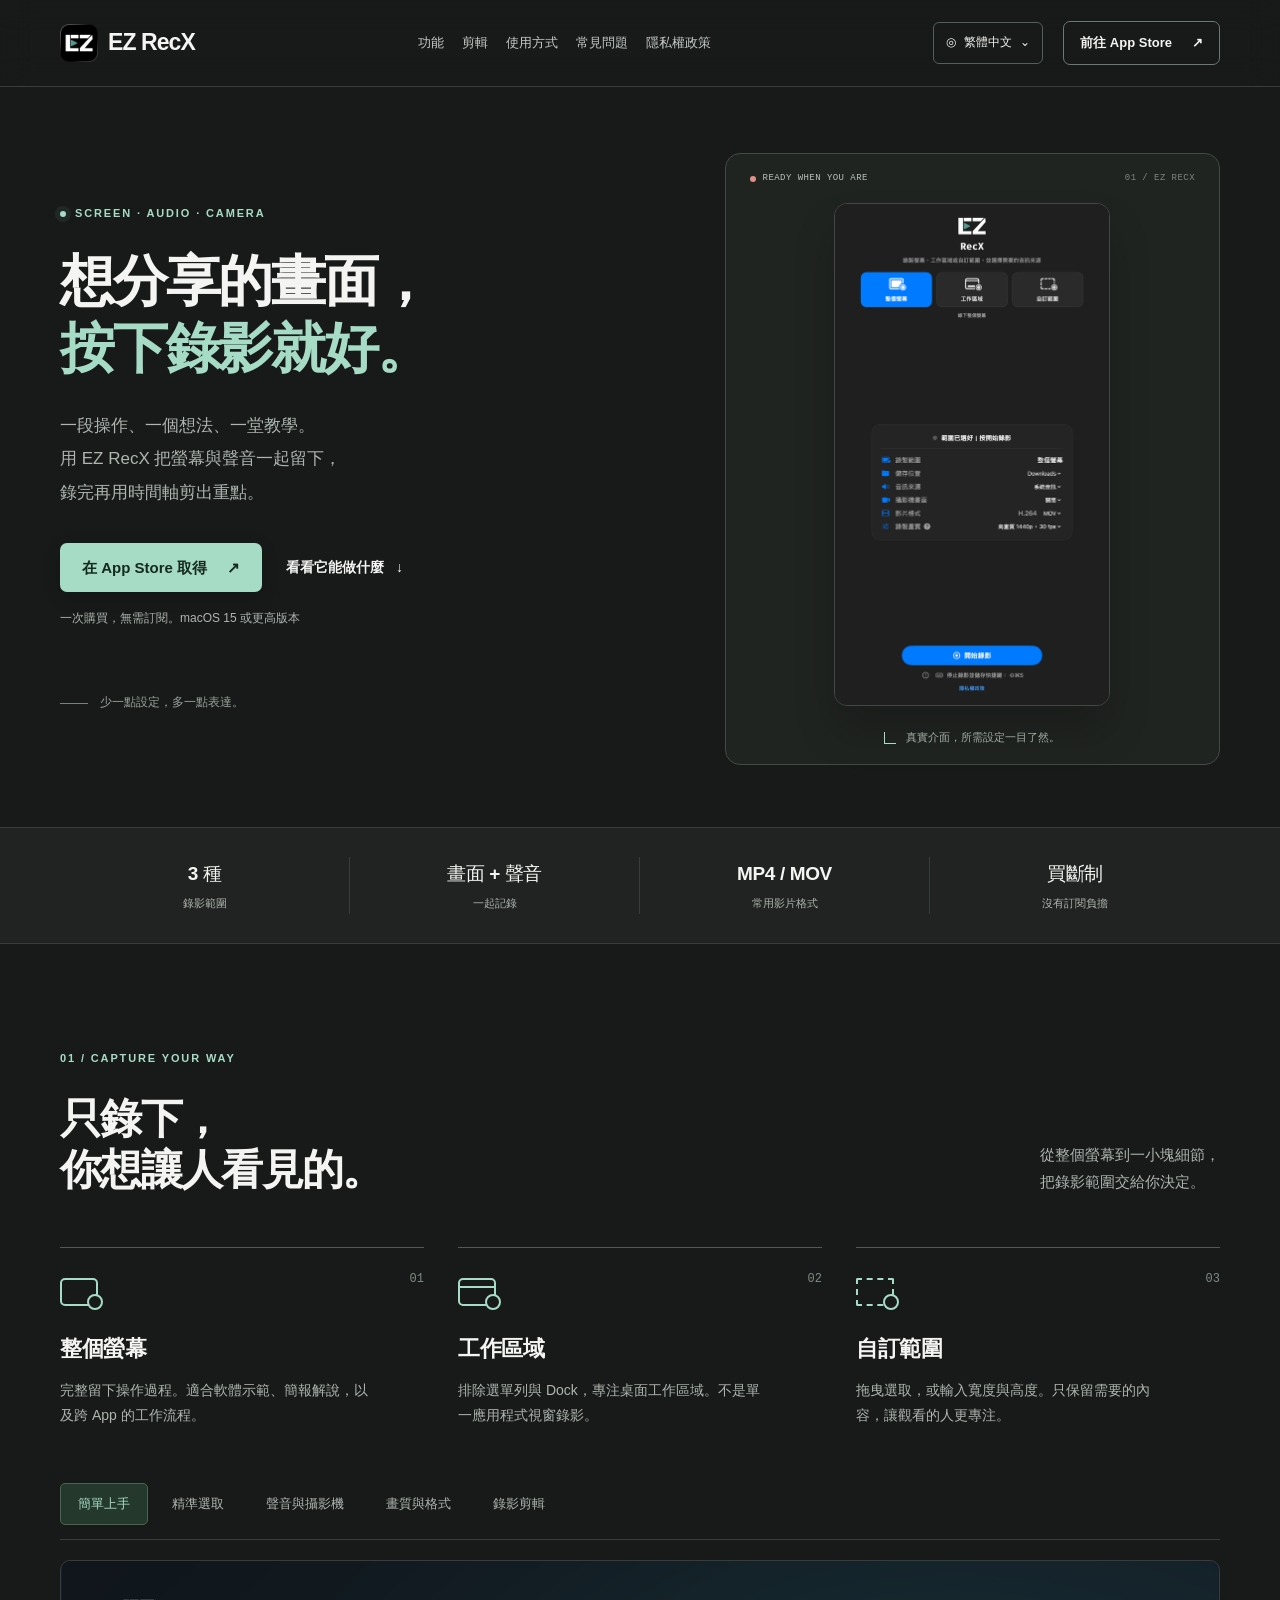
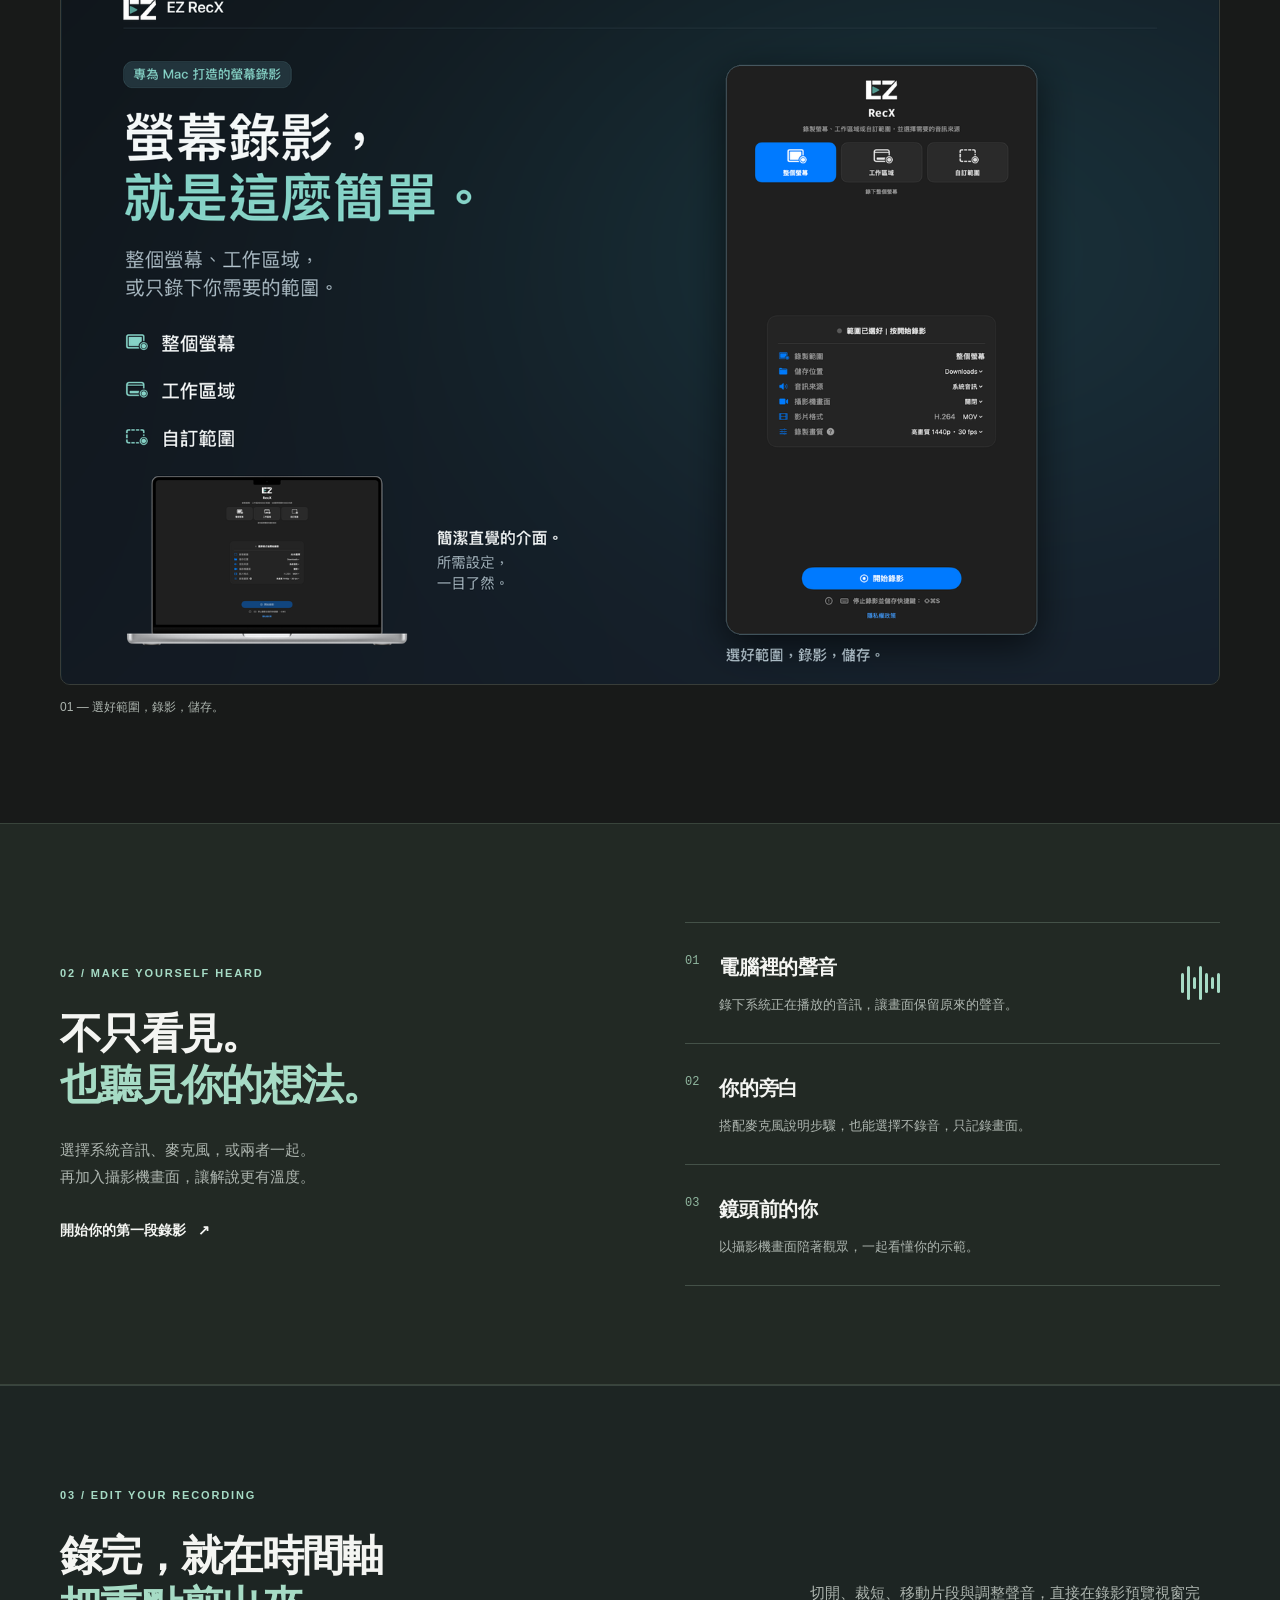
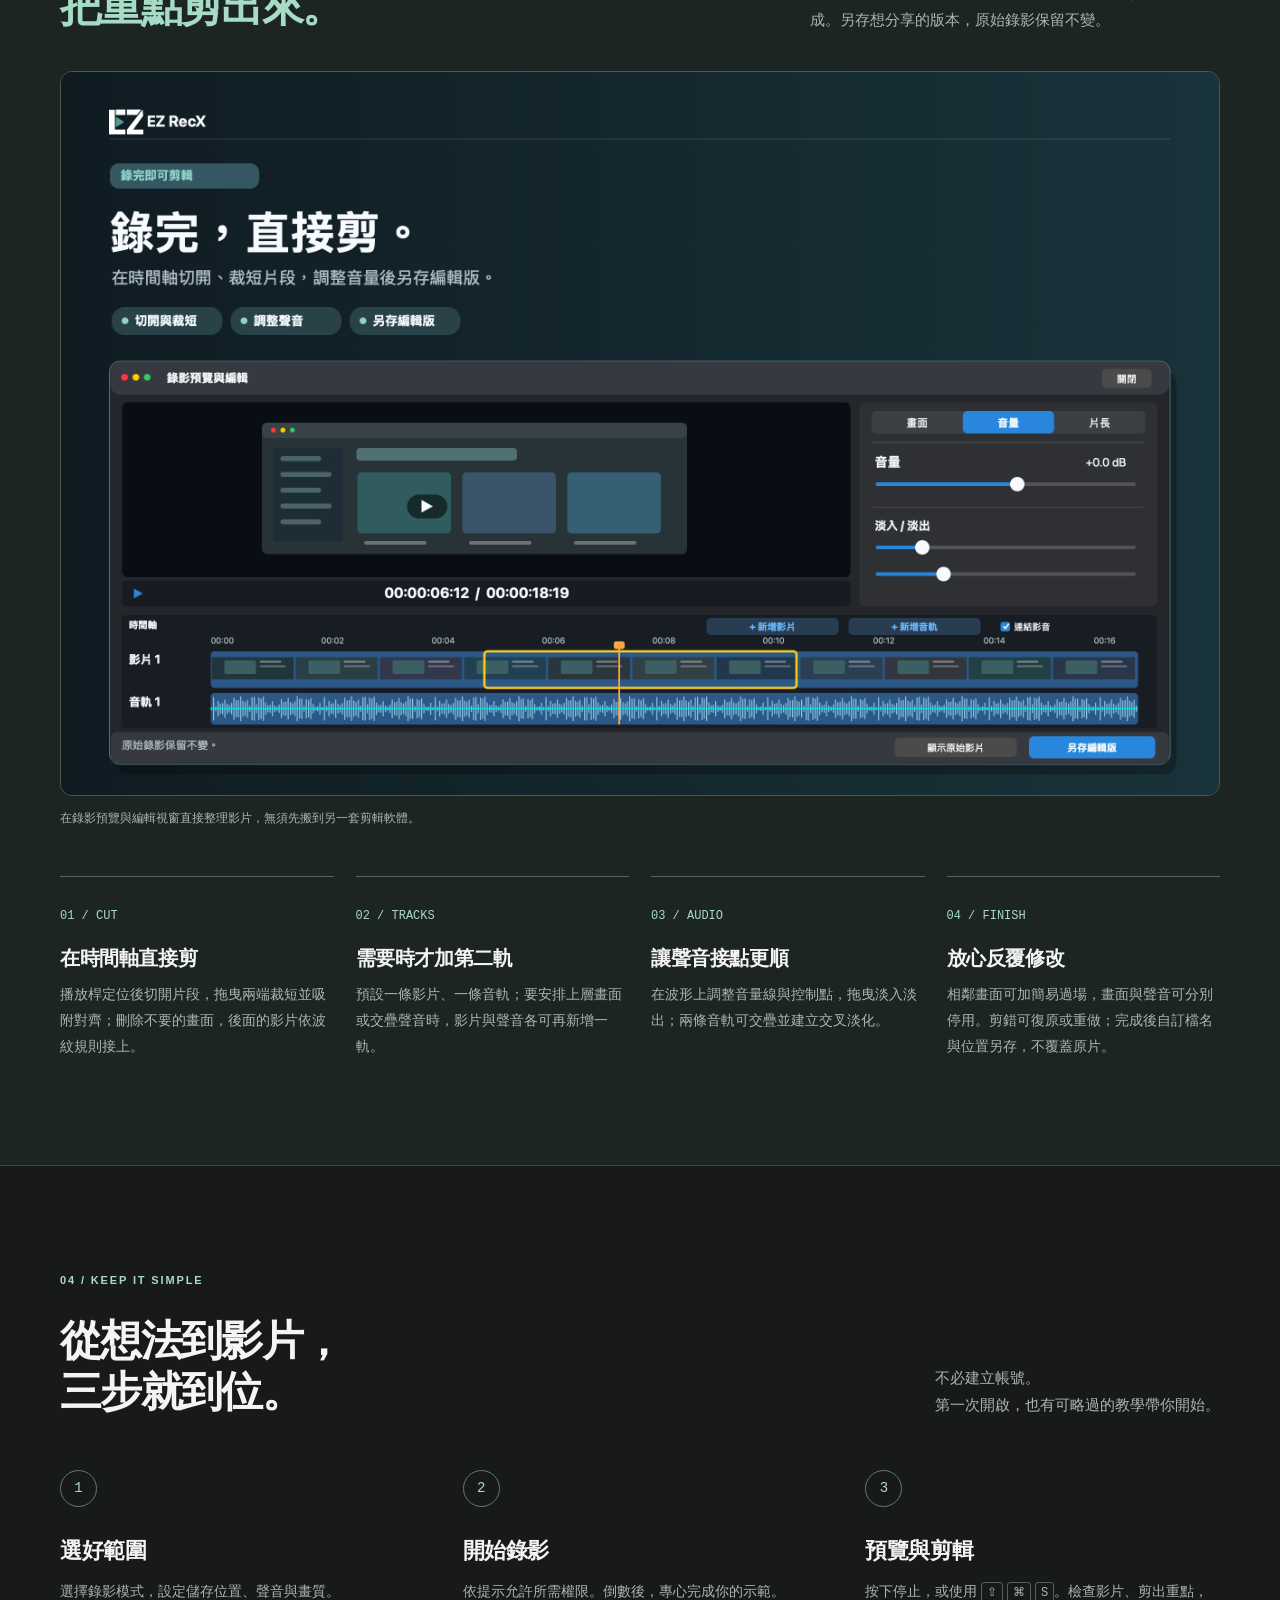
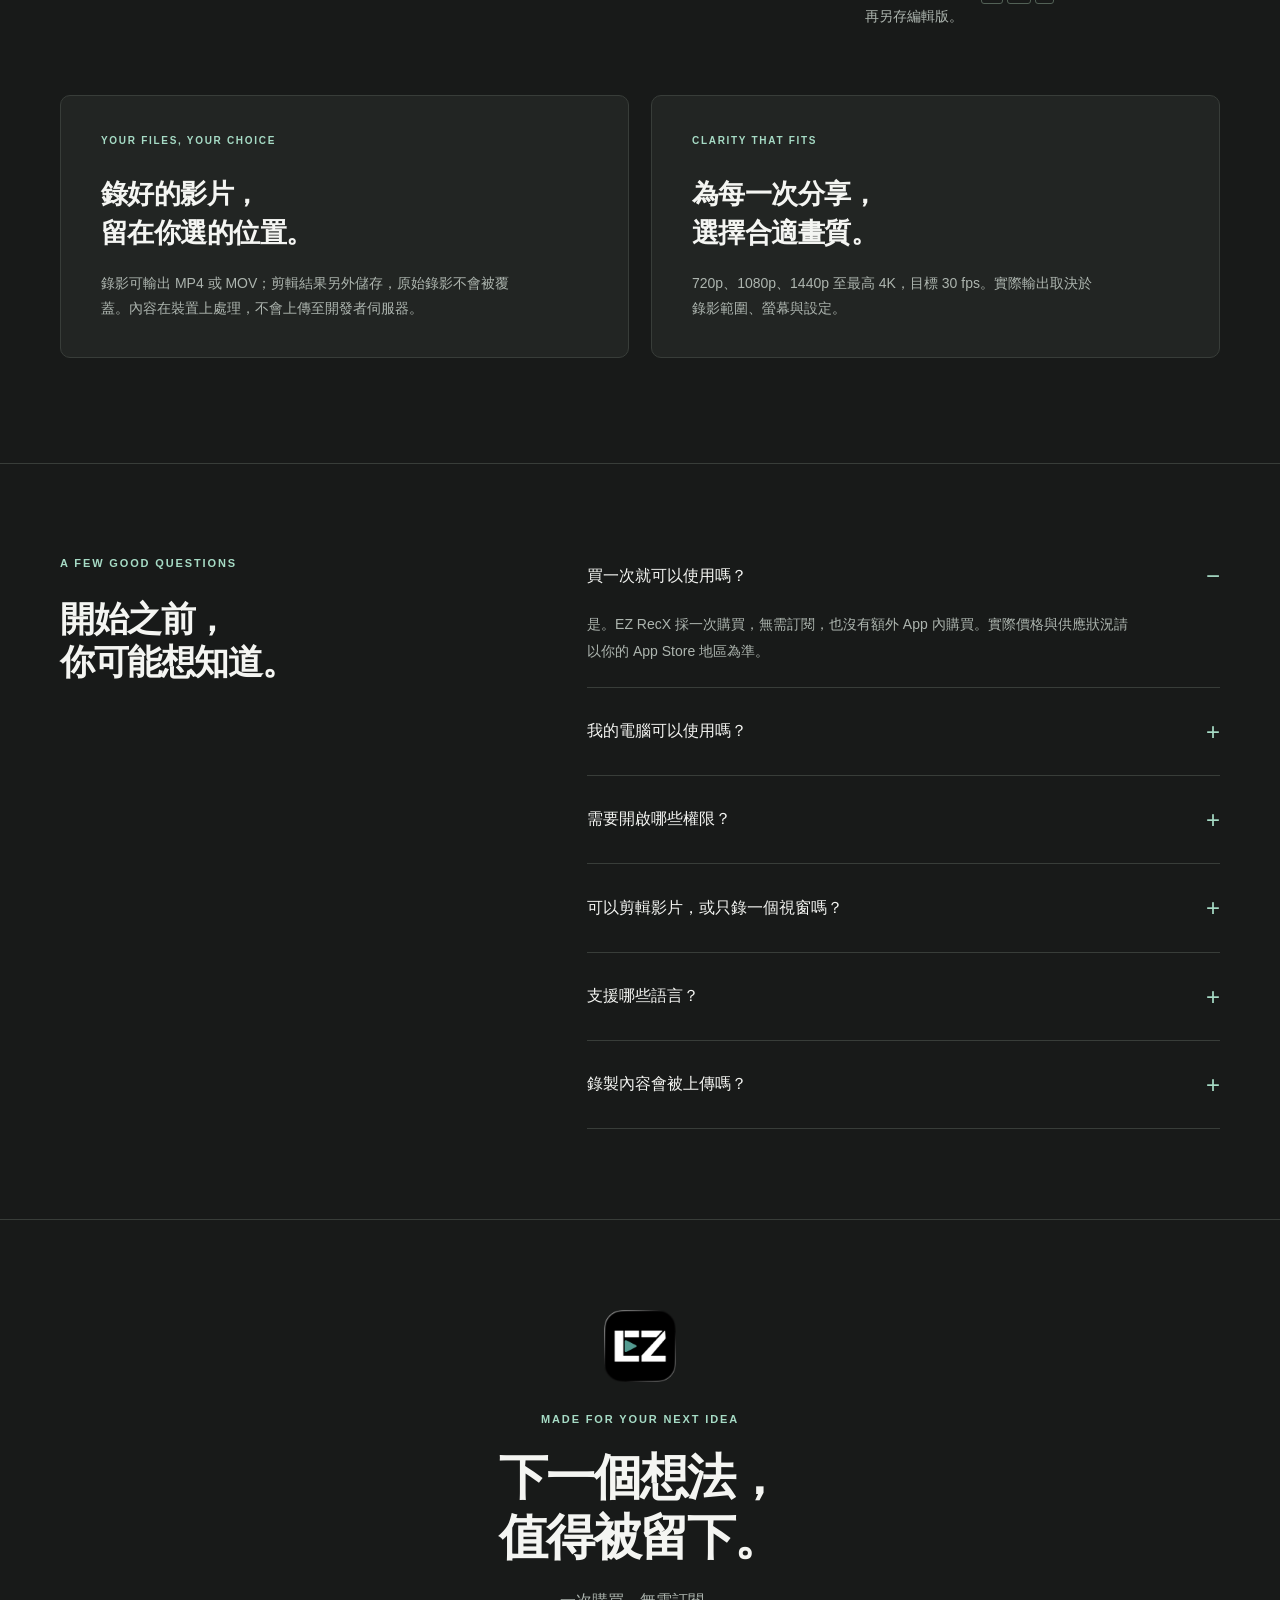
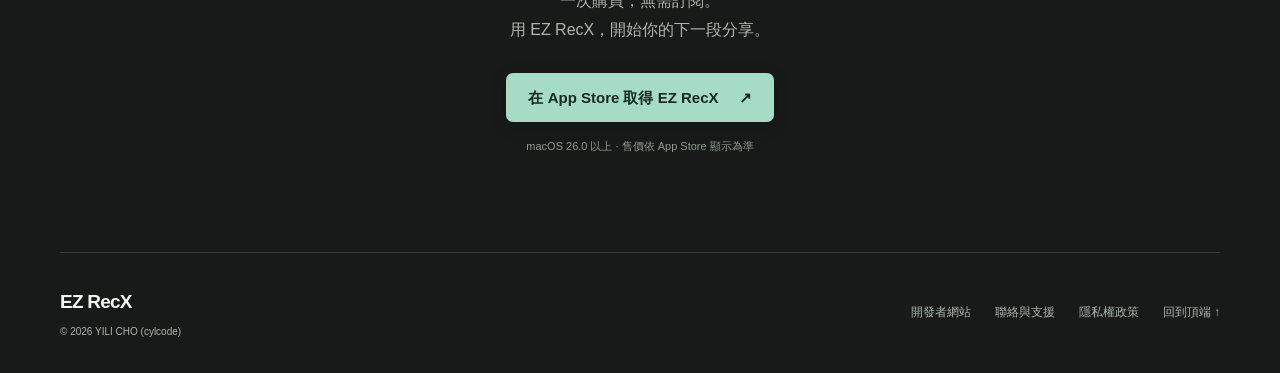
<file: ez-recx/index.html>
<!doctype html>
<html lang="zh-Hant">
<head>
  <meta charset="utf-8">
  <meta name="viewport" content="width=device-width,initial-scale=1">
  <meta name="theme-color" content="#181a19">
  <title>EZ RecX｜螢幕、聲音，輕鬆錄下</title>
  <meta name="description" content="EZ RecX 螢幕錄影工具：選擇整個螢幕、工作區域或自訂範圍，搭配系統音訊、麥克風與攝影機畫面。一次購買，無需訂閱。支援 macOS 26.0 以上。">
  <meta property="og:title" content="EZ RecX｜螢幕、聲音，輕鬆錄下">
  <meta property="og:description" content="從一段操作示範，到一份值得保存的靈感。一次購買，無需訂閱。">
  <meta property="og:type" content="website">
  <meta property="og:locale" content="zh_TW">
  <link rel="icon" href="assets/optimized/favicon-48.png?v=33b04a75c38f" type="image/png">
  <link rel="stylesheet" href="styles.css?v=afb937c7f499">
  <link rel="stylesheet" href="editor-section.css?v=20261001">
  <script src="page.js?v=81de78c7f0d6" defer></script>
  <link rel="canonical" href="https://cylcode.pages.dev/ez-recx/">
  <meta property="og:url" content="https://cylcode.pages.dev/ez-recx/">
  <meta property="og:image" content="https://cylcode.pages.dev/ez-recx/assets/feature-screen.png?v=4c2d320afb9f">
  <link rel="alternate" hreflang="zh-Hant" href="https://cylcode.pages.dev/ez-recx/">
  <link rel="alternate" hreflang="en" href="https://cylcode.pages.dev/ez-recx/en.html">
  <link rel="alternate" hreflang="zh-Hans" href="https://cylcode.pages.dev/ez-recx/zh-Hans.html">
  <link rel="alternate" hreflang="ja" href="https://cylcode.pages.dev/ez-recx/ja.html">
  <link rel="alternate" hreflang="x-default" href="https://cylcode.pages.dev/ez-recx/">
  <style id="language-menu-critical">
/* Inline with every page so an older cached stylesheet cannot break the menu. */
.nav{gap:20px}
.nav nav{gap:18px;flex-wrap:wrap}
.nav-cta{flex-shrink:0}
.language-switch{position:relative;flex-shrink:0;margin-left:auto;font-size:12px}
.language-switch>summary{display:flex;align-items:center;gap:8px;cursor:pointer;list-style:none;padding:9px 12px;border:1px solid #526156;border-radius:6px;color:#f4f5f2;white-space:nowrap}
.language-switch>summary::-webkit-details-marker{display:none}
.language-switch>summary::marker{content:""}
.language-switch>summary:hover,.language-switch[open]>summary{border-color:#a6dbc5}
.language-switch>.language-options{position:absolute;right:0;top:calc(100% + 8px);z-index:20;display:none;width:180px;max-width:calc(100vw - 40px);padding:6px;background:#242925;border:1px solid #526156;border-radius:8px;box-shadow:0 12px 32px #0006}
.language-switch[open]>.language-options{display:grid;grid-template-columns:minmax(0,1fr);gap:2px}
.language-switch>.language-options>a{display:block;width:100%;padding:10px 12px;border-radius:4px;white-space:nowrap;text-decoration:none;line-height:1.8}
.language-options>a:hover,.language-options>a[aria-current="page"]{background:#34483a;color:#a6dbc5}
.language-switch>summary:focus-visible,.language-options>a:focus-visible{outline:2px solid #a6dbc5;outline-offset:3px}
@media(max-width:1150px){html{scroll-padding-top:140px}.nav{flex-wrap:wrap;padding-block:12px;row-gap:12px}.nav nav{order:3;flex-basis:100%;justify-content:center}.nav nav a:not(.privacy-nav){display:inline}}
@media(max-width:700px){.nav-cta{display:none}.nav nav{gap:10px 18px;line-height:1.7}.language-switch>summary{padding:8px 10px}}
  </style>
</head>
<body>
  <a class="skip" href="#main">跳至主要內容</a>
  <header class="header">
    <div class="nav wrap">
      <a class="brand" href="#top" aria-label="EZ RecX 首頁"><img src="assets/optimized/icon-192.png?v=334416957951" decoding="async" alt="" width="38" height="38"><span>EZ RecX</span></a>
      <nav aria-label="主選單"><a href="#features">功能</a><a href="#editing">剪輯</a><a href="#how">使用方式</a><a href="#faq">常見問題</a><a class="privacy-nav" href="https://cylcode.pages.dev/privacy/#macos-zh-Hant">隱私權政策</a></nav>
      <details class="language-switch"><summary aria-label="選擇語言: 繁體中文"><span aria-hidden="true">◎</span> 繁體中文 <span aria-hidden="true">⌄</span></summary><div class="language-options"><a href="index.html" lang="zh-Hant" hreflang="zh-Hant" aria-current="page">繁體中文</a><a href="en.html" lang="en" hreflang="en">English</a><a href="zh-Hans.html" lang="zh-Hans" hreflang="zh-Hans">简体中文</a><a href="ja.html" lang="ja" hreflang="ja">日本語</a></div></details>
      <a class="button nav-cta" href="https://apps.apple.com/app/id6809180442?mt=12">前往 App Store <span aria-hidden="true">↗</span></a>
    </div>
  </header>
  <main id="main">
    <section class="hero wrap" id="top" aria-labelledby="hero-title">
      <div class="hero-copy">
        <p class="eyebrow"><span class="status-dot"></span> SCREEN · AUDIO · CAMERA</p>
        <h1 id="hero-title">想分享的畫面，<br><span>按下錄影就好。</span></h1>
        <p class="intro">一段操作、一個想法、一堂教學。<br>用 EZ RecX 把螢幕與聲音一起留下，<br>錄完再用時間軸剪出重點。</p>
        <div class="hero-actions"><a class="button primary" href="https://apps.apple.com/app/id6809180442?mt=12">在 App Store 取得 <span aria-hidden="true">↗</span></a><a class="text-link" href="#features">看看它能做什麼 <span aria-hidden="true">↓</span></a></div>
       <p class="purchase-note">一次購買，無需訂閱。macOS 15 或更高版本</p>
        <div class="hero-signature"><span class="tiny-line"></span> 少一點設定，多一點表達。</div>
      </div>
      <figure class="hero-visual">
        <div class="frame-label"><span class="record-dot"></span> READY WHEN YOU ARE <span>01 / EZ RECX</span></div>
        <div class="app-frame"><img src="assets/optimized/zh-Hant-app-main-552.webp?v=de0c057ea670" srcset="assets/optimized/zh-Hant-app-main-552.webp?v=de0c057ea670 552w, assets/optimized/zh-Hant-app-main-828.webp?v=0f4406d82dcb 828w" sizes="(max-width:700px) 244px, 276px" decoding="async" width="1920" height="3510" alt="EZ RecX 繁體中文主畫面：三種錄影模式、音訊及畫質設定與開始錄影按鈕" fetchpriority="high"></div>
        <figcaption><span class="frame-corner" aria-hidden="true"></span> 真實介面，所需設定一目了然。</figcaption>
      </figure>
    </section>
    <div class="spec-strip"><div class="wrap specs"><div><strong>3 種</strong><span>錄影範圍</span></div><div><strong>畫面 + 聲音</strong><span>一起記錄</span></div><div><strong>MP4 / MOV</strong><span>常用影片格式</span></div><div><strong>買斷制</strong><span>沒有訂閱負擔</span></div></div></div>
    <section class="section wrap" id="features" aria-labelledby="features-title">
      <div class="section-head"><div><p class="eyebrow">01 / CAPTURE YOUR WAY</p><h2 id="features-title">只錄下，<br>你想讓人看見的。</h2></div><p>從整個螢幕到一小塊細節，<br>把錄影範圍交給你決定。</p></div>
      <div class="mode-grid">
        <article class="mode"><span class="mode-number">01</span><div class="mode-icon screen-icon" aria-hidden="true"></div><h3>整個螢幕</h3><p>完整留下操作過程。適合軟體示範、簡報解說，以及跨 App 的工作流程。</p></article>
        <article class="mode"><span class="mode-number">02</span><div class="mode-icon workspace-icon" aria-hidden="true"></div><h3>工作區域</h3><p>排除選單列與 Dock，專注桌面工作區域。不是單一應用程式視窗錄影。</p></article>
        <article class="mode"><span class="mode-number">03</span><div class="mode-icon area-icon" aria-hidden="true"></div><h3>自訂範圍</h3><p>拖曳選取，或輸入寬度與高度。只保留需要的內容，讓觀看的人更專注。</p></article>
      </div>
      <div class="gallery">
        <div class="gallery-controls" aria-label="切換產品介紹圖">
          <button type="button" data-shot="screen" data-src="assets/optimized/zh-Hant-feature-screen-1600.webp?v=20dff891db06" data-srcset="assets/optimized/zh-Hant-feature-screen-800.webp?v=27fe1549c9e3 800w, assets/optimized/zh-Hant-feature-screen-1600.webp?v=20dff891db06 1600w, assets/optimized/zh-Hant-feature-screen-2560.webp?v=9ba895149830 2560w" data-alt="EZ RecX 產品介紹：整個螢幕、工作區域與自訂範圍" data-caption="01 — 選好範圍，錄影，儲存。" aria-pressed="true">簡單上手</button><button type="button" data-shot="area" data-src="assets/optimized/zh-Hant-feature-area-1600.webp?v=948b02e6b401" data-srcset="assets/optimized/zh-Hant-feature-area-800.webp?v=653cd99d1c06 800w, assets/optimized/zh-Hant-feature-area-1600.webp?v=948b02e6b401 1600w, assets/optimized/zh-Hant-feature-area-2560.webp?v=4a4f185a9ab3 2560w" data-alt="EZ RecX 產品介紹：拖曳與輸入尺寸設定錄影範圍" data-caption="02 — 精準選取，只錄下你需要的範圍。" aria-pressed="false">精準選取</button><button type="button" data-shot="audio" data-src="assets/optimized/zh-Hant-feature-audio-1600.webp?v=afd159d52128" data-srcset="assets/optimized/zh-Hant-feature-audio-800.webp?v=11d39946b2d4 800w, assets/optimized/zh-Hant-feature-audio-1600.webp?v=afd159d52128 1600w, assets/optimized/zh-Hant-feature-audio-2560.webp?v=18f008c13a1c 2560w" data-alt="EZ RecX 產品介紹：系統音訊、麥克風與攝影機設定" data-caption="03 — 錄下畫面，也錄下你的聲音。" aria-pressed="false">聲音與攝影機</button><button type="button" data-shot="quality" data-src="assets/optimized/zh-Hant-feature-quality-1600.webp?v=4b4ccf9c1fc6" data-srcset="assets/optimized/zh-Hant-feature-quality-800.webp?v=2d1f0ecce452 800w, assets/optimized/zh-Hant-feature-quality-1600.webp?v=4b4ccf9c1fc6 1600w, assets/optimized/zh-Hant-feature-quality-2560.webp?v=be4ce7da79e7 2560w" data-alt="EZ RecX 產品介紹：錄製畫質與 MP4、MOV 格式" data-caption="04 — 依照用途，選擇合適畫質。" aria-pressed="false">畫質與格式</button>
          <button type="button" data-shot="edit" data-src="assets/02_Edit_Your_Recording_v2_Hant.png" data-alt="EZ RecX 錄影預覽與編輯：在時間軸切開、裁短片段、調整音量並另存編輯版" data-caption="05 — 錄完，直接剪輯。" aria-pressed="false">錄影剪輯</button>
        </div>
        <figure><img id="feature-image" src="assets/optimized/zh-Hant-feature-screen-1600.webp?v=20dff891db06" srcset="assets/optimized/zh-Hant-feature-screen-800.webp?v=27fe1549c9e3 800w, assets/optimized/zh-Hant-feature-screen-1600.webp?v=20dff891db06 1600w, assets/optimized/zh-Hant-feature-screen-2560.webp?v=9ba895149830 2560w" sizes="(max-width:700px) calc(100vw - 40px), (max-width:1000px) calc(100vw - 48px), (max-width:1240px) calc(100vw - 80px), 1160px" decoding="async" alt="EZ RecX 產品介紹：整個螢幕、工作區域與自訂範圍" width="2560" height="1600" loading="lazy"><figcaption id="feature-caption" aria-live="polite">01 — 選好範圍，錄影，儲存。</figcaption></figure>
        <noscript><p class="muted">更多介紹圖：<a href="assets/feature-area.png?v=075c0a6b56f1">精準選取</a> · <a href="assets/feature-audio.png?v=4d99bdee2f06">聲音與攝影機</a> · <a href="assets/feature-quality.png?v=0b2a96cff289">畫質與格式</a> · <a href="assets/02_Edit_Your_Recording_v2_Hant.png">錄影剪輯</a></p></noscript>
      </div>
    </section>
    <section class="sound-section"><div class="wrap sound-grid">
      <div><p class="eyebrow">02 / MAKE YOURSELF HEARD</p><h2>不只看見。<br><span>也聽見你的想法。</span></h2><p class="section-copy">選擇系統音訊、麥克風，或兩者一起。<br>再加入攝影機畫面，讓解說更有溫度。</p><a class="text-link" href="#how">開始你的第一段錄影 <span aria-hidden="true">↗</span></a></div>
      <div class="sound-list"><article><span aria-hidden="true">01</span><div><h3>電腦裡的聲音</h3><p>錄下系統正在播放的音訊，讓畫面保留原來的聲音。</p></div><div class="wave" aria-hidden="true"><i></i><i></i><i></i><i></i><i></i><i></i><i></i></div></article><article><span aria-hidden="true">02</span><div><h3>你的旁白</h3><p>搭配麥克風說明步驟，也能選擇不錄音，只記錄畫面。</p></div></article><article><span aria-hidden="true">03</span><div><h3>鏡頭前的你</h3><p>以攝影機畫面陪著觀眾，一起看懂你的示範。</p></div></article></div>
    </div></section>
    <section class="edit-section" id="editing" aria-labelledby="editing-title"><div class="wrap">
      <div class="edit-heading"><div><p class="eyebrow">03 / EDIT YOUR RECORDING</p><h2 id="editing-title">錄完，就在時間軸<br><span>把重點剪出來。</span></h2></div><p>切開、裁短、移動片段與調整聲音，直接在錄影預覽視窗完成。另存想分享的版本，原始錄影保留不變。</p></div>
      <figure class="edit-visual"><img src="assets/02_Edit_Your_Recording_v2_Hant.png" width="2560" height="1600" loading="lazy" decoding="async" alt="EZ RecX 錄影編輯器：影片與音軌時間軸、片段選取及音量控制"><figcaption>在錄影預覽與編輯視窗直接整理影片，無須先搬到另一套剪輯軟體。</figcaption></figure>
      <div class="edit-points">
        <article><span>01 / CUT</span><h3>在時間軸直接剪</h3><p>播放桿定位後切開片段，拖曳兩端裁短並吸附對齊；刪除不要的畫面，後面的影片依波紋規則接上。</p></article>
        <article><span>02 / TRACKS</span><h3>需要時才加第二軌</h3><p>預設一條影片、一條音軌；要安排上層畫面或交疊聲音時，影片與聲音各可再新增一軌。</p></article>
        <article><span>03 / AUDIO</span><h3>讓聲音接點更順</h3><p>在波形上調整音量線與控制點，拖曳淡入淡出；兩條音軌可交疊並建立交叉淡化。</p></article>
        <article><span>04 / FINISH</span><h3>放心反覆修改</h3><p>相鄰畫面可加簡易過場，畫面與聲音可分別停用。剪錯可復原或重做；完成後自訂檔名與位置另存，不覆蓋原片。</p></article>
      </div>
    </div></section>
    <section class="section wrap" id="how" aria-labelledby="how-title">
      <div class="section-head"><div><p class="eyebrow">04 / KEEP IT SIMPLE</p><h2 id="how-title">從想法到影片，<br>三步就到位。</h2></div><p>不必建立帳號。<br>第一次開啟，也有可略過的教學帶你開始。</p></div>
      <ol class="steps"><li><span>1</span><h3>選好範圍</h3><p>選擇錄影模式，設定儲存位置、聲音與畫質。</p></li><li><span>2</span><h3>開始錄影</h3><p>依提示允許所需權限。倒數後，專心完成你的示範。</p></li><li><span>3</span><h3>預覽與剪輯</h3><p>按下停止，或使用 <kbd>⇧</kbd> <kbd>⌘</kbd> <kbd>S</kbd>。檢查影片、剪出重點，再另存編輯版。</p></li></ol>
      <div class="details-grid"><article><p class="eyebrow">YOUR FILES, YOUR CHOICE</p><h3>錄好的影片，<br>留在你選的位置。</h3><p>錄影可輸出 MP4 或 MOV；剪輯結果另外儲存，原始錄影不會被覆蓋。內容在裝置上處理，不會上傳至開發者伺服器。</p></article><article><p class="eyebrow">CLARITY THAT FITS</p><h3>為每一次分享，<br>選擇合適畫質。</h3><p>720p、1080p、1440p 至最高 4K，目標 30 fps。實際輸出取決於錄影範圍、螢幕與設定。</p></article></div>
    </section>
    <section class="faq-section" id="faq"><div class="wrap faq-grid"><div><p class="eyebrow">A FEW GOOD QUESTIONS</p><h2>開始之前，<br>你可能想知道。</h2></div><div class="faq-items">
      <details open><summary>買一次就可以使用嗎？</summary><p>是。EZ RecX 採一次購買，無需訂閱，也沒有額外 App 內購買。實際價格與供應狀況請以你的 App Store 地區為準。</p></details>
      <details><summary>我的電腦可以使用嗎？</summary><p>需要 macOS 26.0 或以上版本，支援符合系統需求的 Apple Silicon 與 Intel Mac。這是 macOS App，不是 iPhone 或 iPad App。購買前請先確認系統版本。</p></details>
      <details><summary>需要開啟哪些權限？</summary><p>錄製畫面需要螢幕錄製相關權限。使用麥克風或攝影機時，另需允許對應權限。可在「系統設定 → 隱私權與安全性」管理；若系統提示重新開啟 App，請依提示操作。</p></details>
      <details><summary>可以剪輯影片，或只錄一個視窗嗎？</summary><p>錄影後可在預覽與編輯視窗切開、裁短片段，調整聲音，再另存編輯版；原始錄影不會被覆蓋。工作區域模式會排除選單列與 Dock，並非獨立視窗擷取；如果只需要局部畫面，可以使用自訂範圍。</p></details>
      <details><summary>支援哪些語言？</summary><p>App 與本產品介紹頁都支援繁體中文、簡體中文、英文與日文。可從網站右上角切換語言。</p></details>
      <details><summary>錄製內容會被上傳嗎？</summary><p>App 不會將錄影內容上傳至開發者伺服器。影片儲存於你選擇的位置；若選用雲端同步資料夾，檔案同步由該服務處理。錄製前，請確認你有必要的權利與許可，並尊重著作權及隱私。</p></details>
    </div></div></section>
    <section class="closing wrap" aria-labelledby="closing-title"><img src="assets/optimized/icon-192.png?v=334416957951" decoding="async" width="72" height="72" alt="EZ RecX 圖示" loading="lazy"><p class="eyebrow">MADE FOR YOUR NEXT IDEA</p><h2 id="closing-title">下一個想法，<br>值得被留下。</h2><p>一次購買，無需訂閱。<br>用 EZ RecX，開始你的下一段分享。</p><a class="button primary" href="https://apps.apple.com/app/id6809180442?mt=12">在 App Store 取得 EZ RecX <span aria-hidden="true">↗</span></a><small>macOS 26.0 以上 · 售價依 App Store 顯示為準</small></section>
  </main>
  <footer class="wrap footer"><div><a class="brand" href="#top">EZ RecX</a><p>© 2026 YILI CHO (cylcode)</p></div><nav aria-label="頁尾選單"><a href="https://cylcode.pages.dev/">開發者網站</a><a href="https://cylcode.pages.dev/#contact">聯絡與支援</a><a href="https://cylcode.pages.dev/privacy/#macos-zh-Hant">隱私權政策</a><a href="#top">回到頂端 ↑</a></nav></footer>
</body>
</html>
</file>
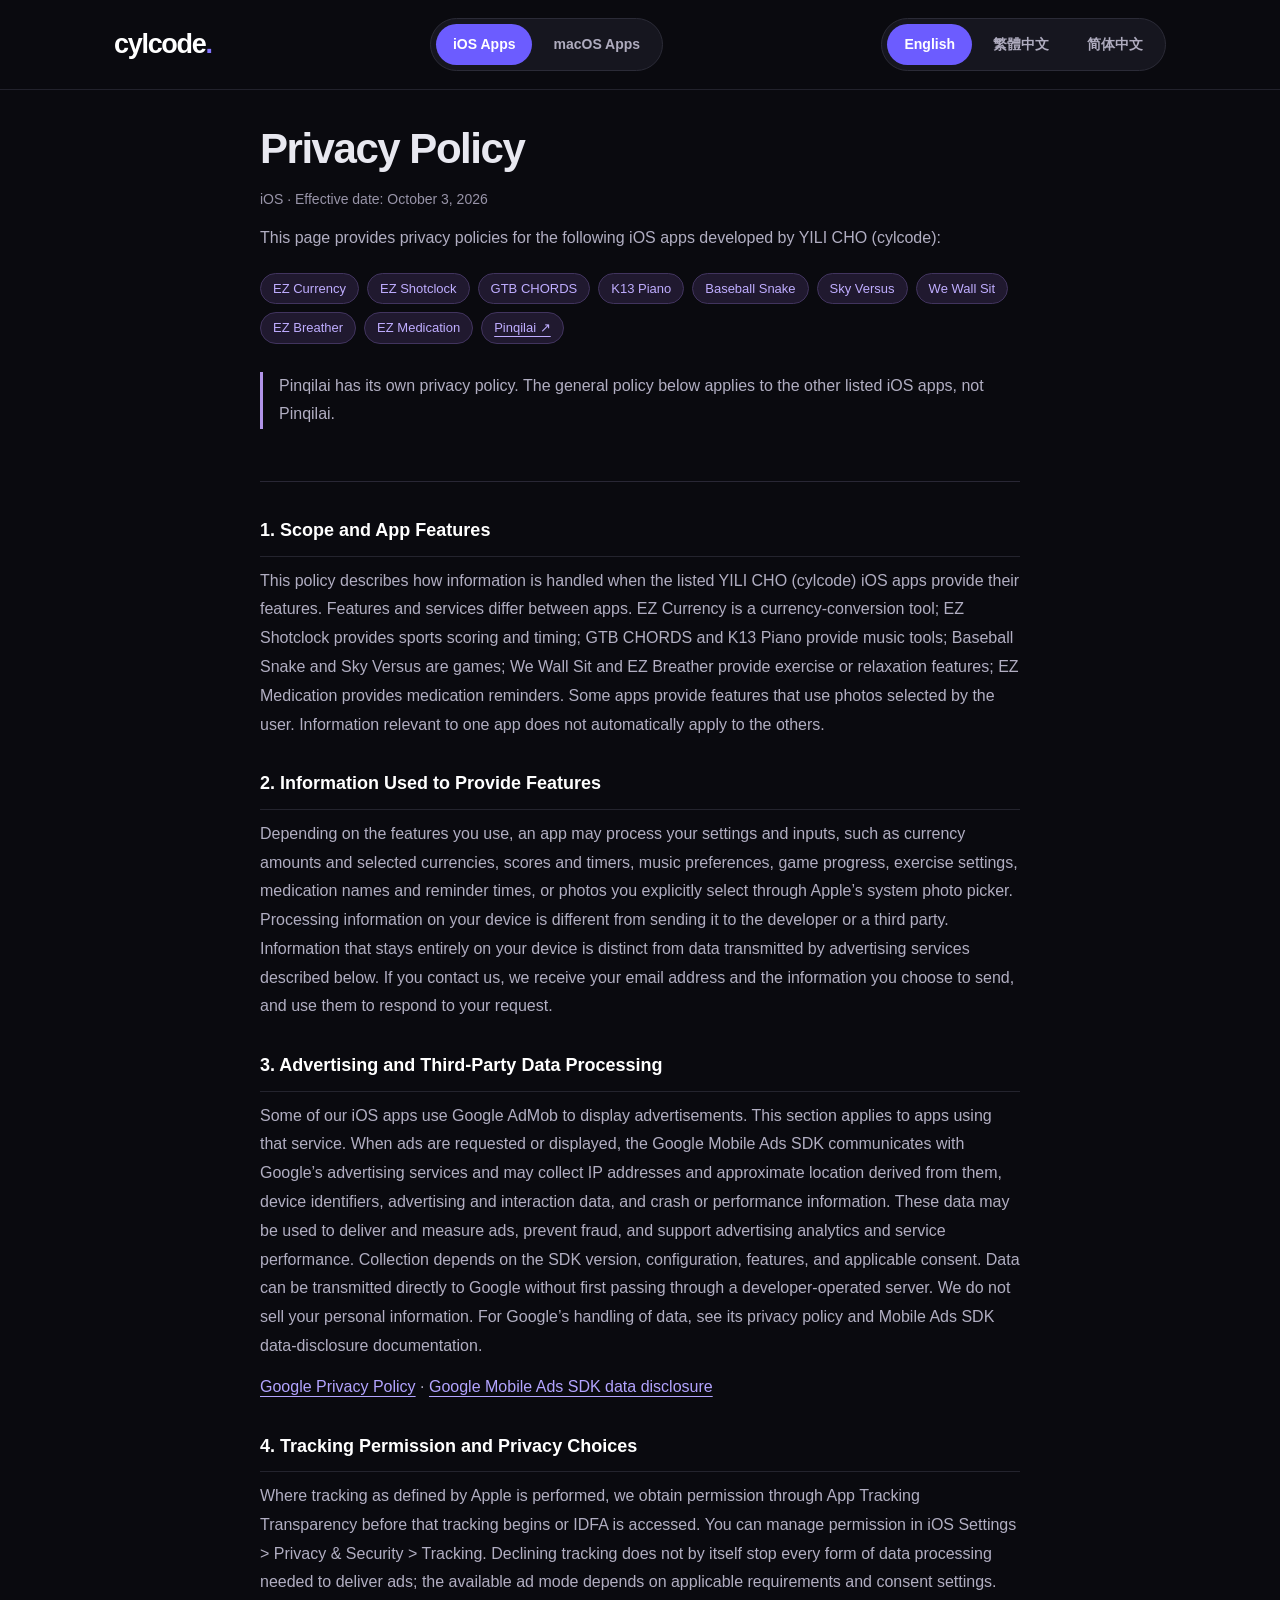
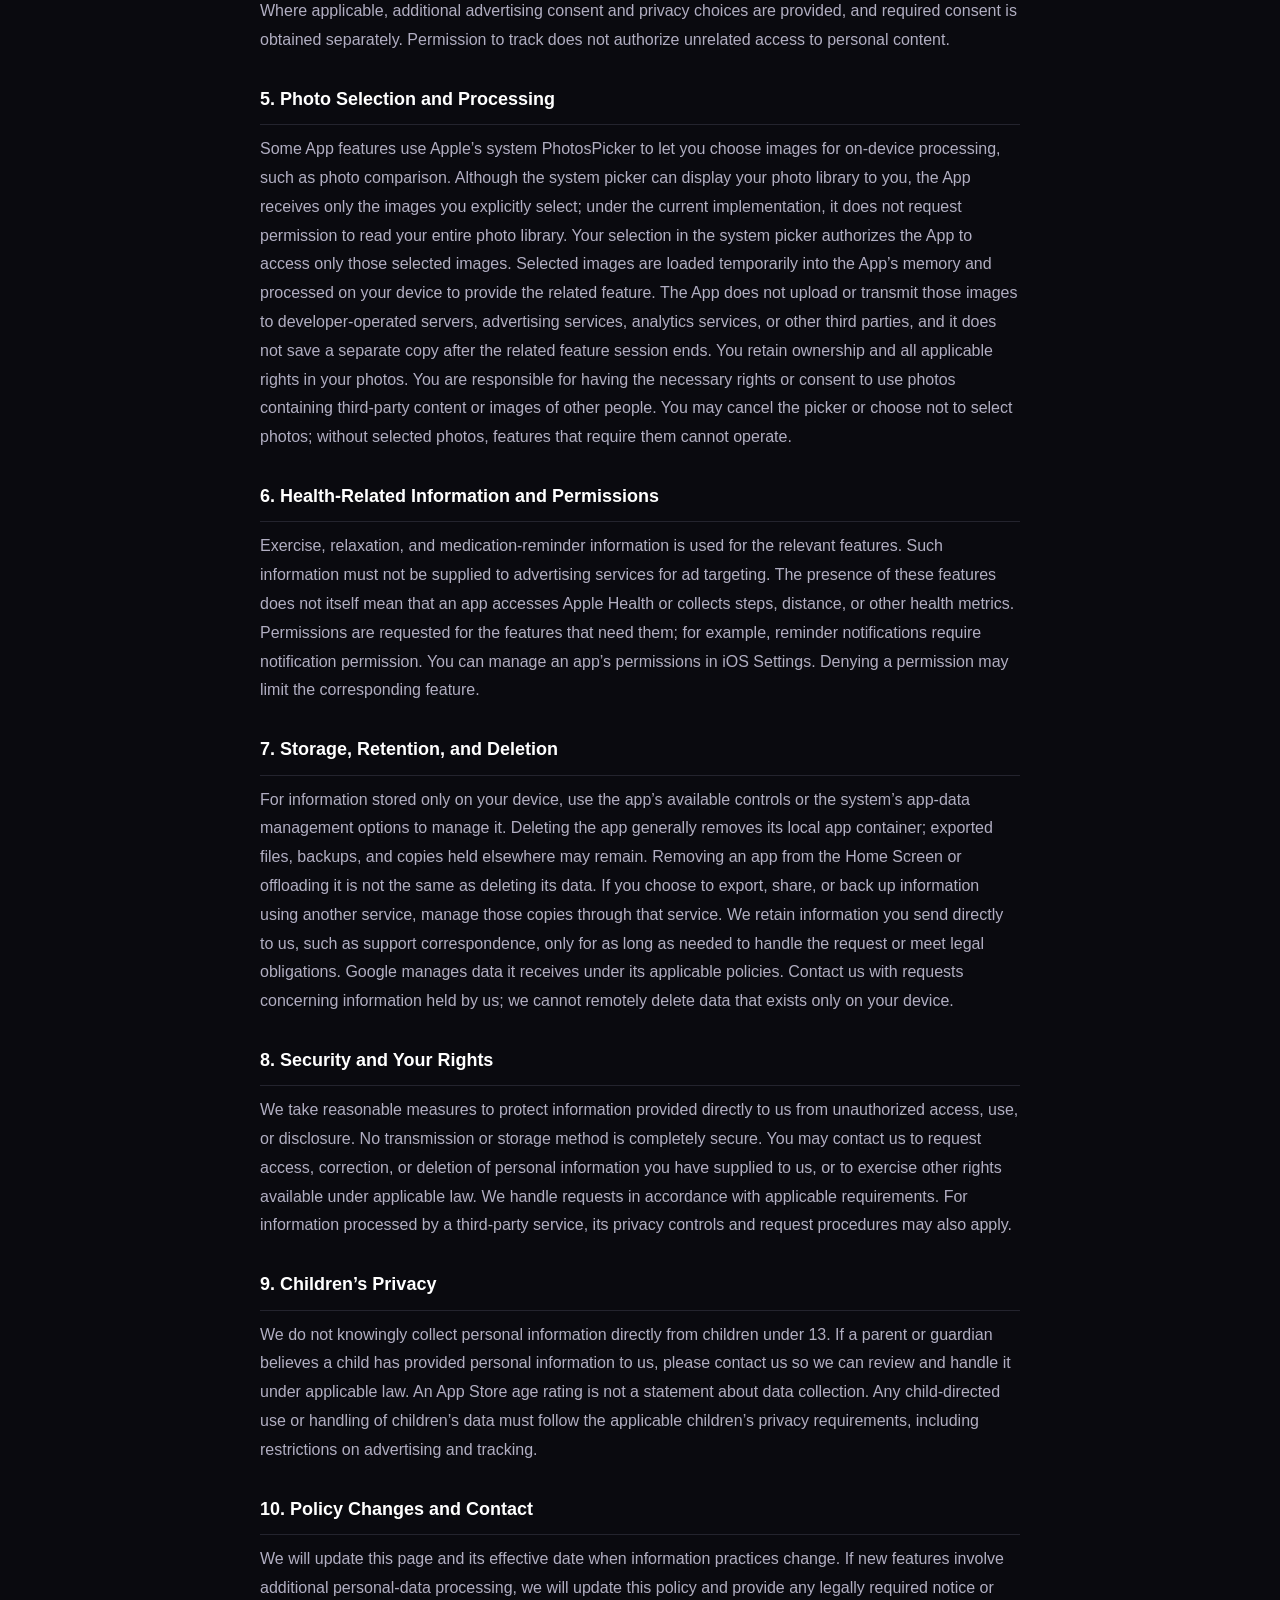
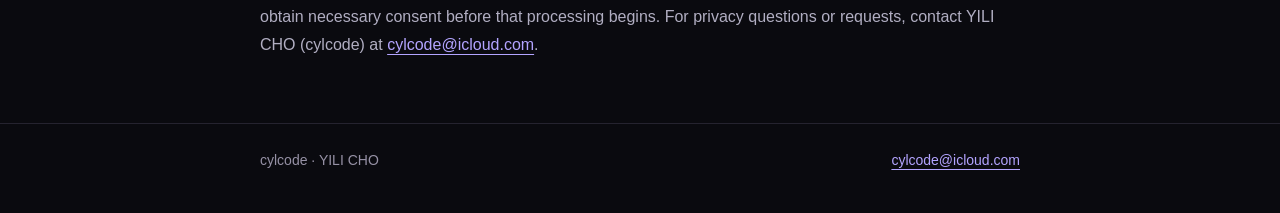
<file: privacy/index.html>
<!DOCTYPE html>
<!-- Canonical privacy policy: https://cylcode.pages.dev/privacy/ --><html lang="en"><head><meta charset="UTF-8"><meta name="viewport" content="width=device-width,initial-scale=1"><title>Privacy Policy — cylcode Apps</title><meta name="description" content="Privacy policies for cylcode iOS apps and EZ RecX for macOS in English, Traditional Chinese and Simplified Chinese."><link rel="canonical" href="https://cylcode.pages.dev/privacy/"><meta property="og:url" content="https://cylcode.pages.dev/privacy/"><style>*{box-sizing:border-box}body{margin:0;background:#0a0a0f;color:#e8e8f0;font:16px/1.8 -apple-system,BlinkMacSystemFont,"Segoe UI",sans-serif}a{color:#b3a4ff;text-underline-offset:4px}button{font:inherit;cursor:pointer}button:focus-visible,a:focus-visible{outline:3px solid #c5baff;outline-offset:4px}.top{border-bottom:1px solid #22222c}.bar{max-width:1100px;padding:24px;margin:auto;display:flex;align-items:center;justify-content:space-between;gap:20px}.logo{font-size:27px;font-weight:850;letter-spacing:-1.3px;color:#fff;text-decoration:none}.logo span{color:#8274ff}.switch{display:flex;gap:4px;padding:5px;background:#16161f;border:1px solid #2b2b37;border-radius:100px;width:max-content;max-width:100%}.switch button{border:0;background:transparent;color:#afacbf;border-radius:100px;padding:8px 17px;font-size:14px;font-weight:600;min-height:40px}.switch button[aria-pressed=true]{background:#6c5cff;color:white}.switch button:hover{color:white}.platform{margin:32px 0 24px}.wrap{max-width:808px;padding:0 24px;margin:auto}h1{font-size:clamp(30px,5vw,42px);letter-spacing:-.035em;line-height:1.3;margin:0 0 10px}h2{font-size:18px;color:#fff;margin:0 0 10px;padding-bottom:9px;border-bottom:1px solid #24242e}h3{font-size:17px;color:#eee;margin:0 0 10px}p{color:#b1aec2;margin:0 0 12px}ul{color:#b1aec2;padding-left:22px;margin:0}li{margin:5px 0}strong{color:#ddd9e9}.meta{font-size:14px;color:#9894a8}.apps{display:flex;gap:8px;flex-wrap:wrap;margin:20px 0 28px}.app-badge{font-size:13px;color:#bfadff;border:1px solid #41345e;background:#20192f;padding:3px 12px;border-radius:99px}.intro{padding-bottom:24px;border-bottom:1px solid #292735;margin-bottom:32px}section{margin:0 0 28px}article{padding-bottom:35px}.notice{border-top:1px solid #35303f;padding-top:30px;margin-top:38px}.notice>h2{font-size:22px;border:0}.callout{border-left:3px solid #b194e8;padding-left:16px;margin:18px 0 28px}.notice section{margin-bottom:26px}footer{border-top:1px solid #25232f;padding:24px 0 40px;font-size:14px;color:#9691a5}.foot{display:flex;justify-content:space-between;gap:16px;flex-wrap:wrap}[hidden]{display:none!important}.skip{position:absolute;top:-100px;left:20px}.skip:focus{top:10px;background:#20192f;padding:10px;z-index:3}@media(max-width:560px){.bar{align-items:flex-start;flex-direction:column;gap:14px;padding:20px 24px}.switch button{padding:8px 14px}.platform{margin-top:25px}.wrap{padding:0 22px}}@media print{body{background:#fff;color:#000}.top,.platform,.skip{display:none}p,li,strong,h1,h2,h3,.meta{color:#111}article[hidden]{display:none!important}a{color:#111}}
/* Keep both language and platform controls accessible while reading. */
.top{position:sticky;top:0;z-index:100;background:#0a0a0f}
.platform-row{padding-top:0;padding-bottom:16px}
.platform-row .platform{margin:0}
#content{padding-top:32px}
html{scroll-padding-top:180px}
@media(max-width:560px){html{scroll-padding-top:235px}}
@media print{#content{padding-top:0}}

/* Keep the brand and both selectors on one horizontal row at every width. */
.top .bar{display:flex;flex-direction:row;flex-wrap:nowrap;align-items:center;justify-content:space-between;gap:clamp(10px,2vw,24px);padding:18px 24px;overflow-x:auto}
.top .logo{flex:0 0 auto;white-space:nowrap}
.top .switch{flex:0 0 auto;max-width:none;white-space:nowrap}
.top .platform{margin:0}
.top .switch button{white-space:nowrap}
html{scroll-padding-top:110px}
@media(max-width:760px){
 .top .bar{padding:12px 16px;gap:12px}
 .top .logo{font-size:24px}
 .top .switch{padding:3px;gap:2px}
 .top .switch button{padding:6px 10px;font-size:14px}
}
@media(max-width:560px){
 .top .bar{justify-content:flex-start;gap:10px}
 .top .logo{font-size:22px}
 .top .switch button{padding:6px 8px}
}
</style></head><body><a class="skip" href="#content">Skip to content</a><header class="top"><div class="bar"><a class="logo" href="https://cylcode.pages.dev/">cylcode<span>.</span></a><div class="switch platform" role="group" aria-label="Platform"><button type="button" data-platform="ios" aria-pressed="true">iOS Apps</button><button type="button" data-platform="macos" aria-pressed="false">macOS Apps</button></div><div class="switch" role="group" aria-label="Language"><button type="button" data-language="en" lang="en" aria-pressed="true">English</button><button type="button" data-language="zh-Hant" lang="zh-Hant" aria-pressed="false">繁體中文</button><button type="button" data-language="zh-Hans" lang="zh-Hans" aria-pressed="false">简体中文</button></div></div></header><main class="wrap" id="content">
<article id="ios-en" lang="en" data-policy data-platform="ios" data-language="en"><div class="intro"><h1>Privacy Policy</h1><p class="meta">iOS · Effective date: October 3, 2026</p><p>This page provides privacy policies for the following iOS apps developed by YILI CHO (cylcode):</p><div class="apps"><span class="app-badge">EZ Currency</span><span class="app-badge">EZ Shotclock</span><span class="app-badge">GTB CHORDS</span><span class="app-badge">K13 Piano</span><span class="app-badge">Baseball Snake</span><span class="app-badge">Sky Versus</span><span class="app-badge">We Wall Sit</span><span class="app-badge">EZ Breather</span><span class="app-badge">EZ Medication</span><a class="app-badge" href="/privacy/pinqilai/#pinqilai-en">Pinqilai ↗</a></div><p class="callout">Pinqilai has its own privacy policy. The general policy below applies to the other listed iOS apps, not Pinqilai.</p></div>
<section><h2>1. Scope and App Features</h2><p>This policy describes how information is handled when the listed YILI CHO (cylcode) iOS apps provide their features. Features and services differ between apps. EZ Currency is a currency-conversion tool; EZ Shotclock provides sports scoring and timing; GTB CHORDS and K13 Piano provide music tools; Baseball Snake and Sky Versus are games; We Wall Sit and EZ Breather provide exercise or relaxation features; EZ Medication provides medication reminders. Some apps provide features that use photos selected by the user. Information relevant to one app does not automatically apply to the others.</p></section>
<section><h2>2. Information Used to Provide Features</h2><p>Depending on the features you use, an app may process your settings and inputs, such as currency amounts and selected currencies, scores and timers, music preferences, game progress, exercise settings, medication names and reminder times, or photos you explicitly select through Apple’s system photo picker. Processing information on your device is different from sending it to the developer or a third party. Information that stays entirely on your device is distinct from data transmitted by advertising services described below. If you contact us, we receive your email address and the information you choose to send, and use them to respond to your request.</p></section>
<section><h2>3. Advertising and Third-Party Data Processing</h2><p>Some of our iOS apps use Google AdMob to display advertisements. This section applies to apps using that service. When ads are requested or displayed, the Google Mobile Ads SDK communicates with Google’s advertising services and may collect IP addresses and approximate location derived from them, device identifiers, advertising and interaction data, and crash or performance information. These data may be used to deliver and measure ads, prevent fraud, and support advertising analytics and service performance. Collection depends on the SDK version, configuration, features, and applicable consent. Data can be transmitted directly to Google without first passing through a developer-operated server. We do not sell your personal information. For Google’s handling of data, see its privacy policy and Mobile Ads SDK data-disclosure documentation.</p><p><a href="https://policies.google.com/privacy">Google Privacy Policy</a> · <a href="https://developers.google.com/admob/ios/privacy/data-disclosure">Google Mobile Ads SDK data disclosure</a></p></section>
<section><h2>4. Tracking Permission and Privacy Choices</h2><p>Where tracking as defined by Apple is performed, we obtain permission through App Tracking Transparency before that tracking begins or IDFA is accessed. You can manage permission in iOS Settings &gt; Privacy &amp; Security &gt; Tracking. Declining tracking does not by itself stop every form of data processing needed to deliver ads; the available ad mode depends on applicable requirements and consent settings. Where applicable, additional advertising consent and privacy choices are provided, and required consent is obtained separately. Permission to track does not authorize unrelated access to personal content.</p></section>
<section><h2>5. Photo Selection and Processing</h2><p>Some App features use Apple’s system PhotosPicker to let you choose images for on-device processing, such as photo comparison. Although the system picker can display your photo library to you, the App receives only the images you explicitly select; under the current implementation, it does not request permission to read your entire photo library. Your selection in the system picker authorizes the App to access only those selected images. Selected images are loaded temporarily into the App’s memory and processed on your device to provide the related feature. The App does not upload or transmit those images to developer-operated servers, advertising services, analytics services, or other third parties, and it does not save a separate copy after the related feature session ends. You retain ownership and all applicable rights in your photos. You are responsible for having the necessary rights or consent to use photos containing third-party content or images of other people. You may cancel the picker or choose not to select photos; without selected photos, features that require them cannot operate.</p></section>
<section><h2>6. Health-Related Information and Permissions</h2><p>Exercise, relaxation, and medication-reminder information is used for the relevant features. Such information must not be supplied to advertising services for ad targeting. The presence of these features does not itself mean that an app accesses Apple Health or collects steps, distance, or other health metrics. Permissions are requested for the features that need them; for example, reminder notifications require notification permission. You can manage an app’s permissions in iOS Settings. Denying a permission may limit the corresponding feature.</p></section>
<section><h2>7. Storage, Retention, and Deletion</h2><p>For information stored only on your device, use the app’s available controls or the system’s app-data management options to manage it. Deleting the app generally removes its local app container; exported files, backups, and copies held elsewhere may remain. Removing an app from the Home Screen or offloading it is not the same as deleting its data. If you choose to export, share, or back up information using another service, manage those copies through that service. We retain information you send directly to us, such as support correspondence, only for as long as needed to handle the request or meet legal obligations. Google manages data it receives under its applicable policies. Contact us with requests concerning information held by us; we cannot remotely delete data that exists only on your device.</p></section>
<section><h2>8. Security and Your Rights</h2><p>We take reasonable measures to protect information provided directly to us from unauthorized access, use, or disclosure. No transmission or storage method is completely secure. You may contact us to request access, correction, or deletion of personal information you have supplied to us, or to exercise other rights available under applicable law. We handle requests in accordance with applicable requirements. For information processed by a third-party service, its privacy controls and request procedures may also apply.</p></section>
<section><h2>9. Children’s Privacy</h2><p>We do not knowingly collect personal information directly from children under 13. If a parent or guardian believes a child has provided personal information to us, please contact us so we can review and handle it under applicable law. An App Store age rating is not a statement about data collection. Any child-directed use or handling of children’s data must follow the applicable children’s privacy requirements, including restrictions on advertising and tracking.</p></section>
<section><h2>10. Policy Changes and Contact</h2><p>We will update this page and its effective date when information practices change. If new features involve additional personal-data processing, we will update this policy and provide any legally required notice or obtain necessary consent before that processing begins. For privacy questions or requests, contact YILI CHO (cylcode) at <a href="mailto:cylcode@icloud.com">cylcode@icloud.com</a>.</p></section>
</article>
<article id="macos-en" lang="en" data-policy data-platform="macos" data-language="en"><div class="intro"><h1>Privacy Policy</h1><p class="meta">macOS · Effective date: September 6, 2026</p><p>This policy applies to EZ RecX for macOS, developed by YILI CHO (cylcode).</p><div class="apps"><span class="app-badge">EZ RecX</span></div></div><section><h2>1. Recording Content and Local Storage</h2><p>EZ RecX uses screen content, audio, and camera video as needed for the recording features you choose. Recordings are processed and saved locally on your Mac. The developer does not receive or store your recording content on its servers.</p></section>
<section><h2>2. How We Use Information</h2><p>Recording content is used locally to provide the recording features you select. Information you voluntarily send by email is used to answer questions and handle support or privacy requests. We do not sell your personal information or use your recordings for advertising.</p></section>
<section><h2>3. Permissions</h2><p>Recording features may require macOS permissions for screen and system audio recording, microphone access, or camera access, depending on the features you use. You can manage these permissions in System Settings under Privacy &amp; Security. Denying or revoking a required permission may prevent the corresponding feature from working. System permissions do not replace consent from people being recorded.</p></section>
<section><h2>4. Accounts, Advertising, and Analytics</h2><p>EZ RecX does not provide account sign-in, advertising, usage analytics, or crash-reporting services. It does not use third-party advertising, usage analytics, or crash-reporting SDKs.</p></section>
<section><h2>5. Sharing and Third-Party Cloud Services</h2><p>You may independently upload, share, back up, or synchronize your recordings using third-party services. If a recording is saved in a folder synchronized by a cloud service, that service may upload it automatically according to your settings. These transfers are performed by the services you use and are not uploads to the developer’s servers. Their privacy policies and terms govern their handling of your files. The developer does not control those services or your synchronization settings.</p></section>
<section><h2>6. Data Security</h2><p>We take reasonable measures to protect personal information provided directly to us, such as support correspondence, from unauthorized access, use, or disclosure. No method of storage or transmission is completely secure. You are responsible for protecting access to your Mac and for the cloud services or sharing arrangements you choose.</p></section>
<section><h2>7. Retention, Deletion, and Security</h2><p>You control how long your local recordings are kept and can delete them using Finder or other file-management tools. Deleting a local file may not delete copies in cloud storage, backups, or files already shared with others; manage those copies through the relevant service or recipient. Protect your Mac and recordings with appropriate access controls and take care when sharing files containing personal or confidential information.</p></section>
<section><h2>8. Your Rights and Choices</h2><p>You can manage recording permissions in macOS settings and manage or delete recordings on your Mac. For personal information you have provided directly to us, you may contact us to request access, correction, or deletion, or exercise other rights available under applicable law. We handle requests subject to applicable legal requirements. We cannot remotely access or delete recordings stored only on your Mac or copies held by services you choose.</p></section>
<section><h2>9. Children’s Privacy</h2><p>We do not knowingly collect personal information from children under 13 through the App. If a parent or guardian believes a child has sent personal information to us, please contact us so we can review and delete it as appropriate under applicable law. Recordings remain under the user’s control; obtain any consent required before recording children.</p></section>
<section><h2>10. Changes to This Policy</h2><p>We will update this page and its effective date when our privacy practices change. If a future version introduces new data processing or services, we will update the policy and provide any notice or request any consent required by applicable law before that processing begins.</p></section>
<section><h2>11. Contact</h2><p>If you contact us by email, we receive the email address and information you choose to include and use them to respond to and handle your request. We retain this correspondence only as long as needed for that purpose or as required by law. You can contact YILI CHO (cylcode) at <a href="mailto:cylcode@icloud.com">cylcode@icloud.com</a> with privacy questions or requests concerning information you have sent us. You do not need to send a recording to ask a privacy question.</p></section>
<div class="notice"><h2>Usage Notice & Disclaimer</h2><p class="meta">EZ RecX · v1</p><p class="callout">Before recording, make sure you have the right to record, use, and share the content, and respect the copyright and privacy of others.</p>
<section><h3>1. Copyright and Content Authorization</h3><p>This App provides tools for recording the screen, audio, and camera video only. It does not grant rights to use any third-party content. Before recording, reproducing, editing, publicly transmitting, or sharing content, you must confirm that you have obtained the necessary authorization or that your use is permitted by applicable law. Do not use this App to infringe copyright, trademark rights, or other rights, or to circumvent digital content protection measures.</p></section>
<section><h3>2. Privacy and Consent to Recording</h3><p>Before recording meetings, calls, images of people, voices, personal data, or confidential information, inform the relevant people and obtain any necessary consent as required by applicable law. You must also comply with workplace rules and the rules of third-party services. macOS permissions for screen recording, microphone, and camera access do not mean that you have obtained consent from the people being recorded or the rights holders of the content.</p></section>
<section><h3>3. User Responsibility</h3><p>You are responsible for the content you choose to record and how it is stored, used, made public, or shared. Disputes and liability arising from unauthorized or unlawful use of this App are determined according to applicable law and the actual facts. Providing this recording tool does not mean that the developer authorizes or endorses such conduct.</p></section>
<section><h3>4. Functionality and Limitation of Liability</h3><p>To the extent permitted by applicable law, this App is provided on an “as is” and “as available” basis, without any guarantee that recording will be uninterrupted, completely error-free, or suitable for every particular purpose. Recording may be affected by the system, hardware, available storage, and third-party content restrictions. Test the App first and back up important files. To the extent permitted by law, the developer is not liable for indirect, incidental, or consequential damages arising from the use of, or inability to use, this App.</p></section>
<section><h3>5. Statutory Rights and Other Terms</h3><p>This notice does not exclude or limit any liability, statutory warranties, or consumer rights that cannot lawfully be excluded or limited, nor does it release the developer from liability imposed by law. This is a recording usage notice and does not replace the applicable App Store license terms or privacy policy. In the event of a conflict, applicable law and terms that cannot be excluded shall prevail.</p></section>
</div></article>
<article id="ios-zh-Hant" lang="zh-Hant" data-policy data-platform="ios" data-language="zh-Hant"><div class="intro"><h1>隱私權政策</h1><p class="meta">iOS · 生效日期：2026 年 10 月 3 日</p><p>本頁提供 YILI CHO（cylcode）開發的下列 iOS App 隱私政策：</p><div class="apps"><span class="app-badge">EZ Currency</span><span class="app-badge">EZ Shotclock</span><span class="app-badge">GTB CHORDS</span><span class="app-badge">K13 Piano</span><span class="app-badge">Baseball Snake</span><span class="app-badge">Sky Versus</span><span class="app-badge">We Wall Sit</span><span class="app-badge">EZ Breather</span><span class="app-badge">EZ Medication</span><a class="app-badge" href="/privacy/pinqilai/#pinqilai-zh-Hant">Pinqilai ↗</a></div><p class="callout">Pinqilai 適用獨立隱私權政策。下方一般政策適用於其他列出的 iOS App，不適用於 Pinqilai。</p></div>
<section><h2>1. 適用範圍與 App 功能</h2><p>本政策說明 YILI CHO (cylcode) 開發的上述 iOS App 提供功能時涉及的資料處理方式。不同 App 的功能與使用服務可能有所不同。EZ Currency 提供匯率換算；EZ Shotclock 提供運動計分與計時；GTB CHORDS 與 K13 Piano 提供音樂工具；Baseball Snake 與 Sky Versus 為遊戲；We Wall Sit 與 EZ Breather 提供運動或放鬆功能；EZ Medication 提供用藥提醒；部分 App 提供使用者選取照片進行比較等功能。適用於某一 App 的資料項目，不代表其他 App 也會處理相同資料。</p></section>
<section><h2>2. 提供功能時使用的資訊</h2><p>依你使用的功能，App 可能處理設定與輸入內容，例如換算金額與所選幣別、比分與計時設定、音樂偏好、遊戲進度、運動設定、藥品名稱與提醒時間，或透過 Apple 系統照片選擇器明確選取的照片。資料在裝置上處理，與傳送給開發者或第三方，是不同的情況。完全保留在本機的資料，應與下方廣告服務傳送的資料區分。若你聯絡我們，我們會收到你的電子郵件地址及你主動寄送的資訊，並用於回覆與處理請求。</p></section>
<section><h2>3. 廣告與第三方資料處理</h2><p>部分 iOS App 使用 Google AdMob 顯示廣告，本節適用於使用該服務的 App。請求或顯示廣告時，Google Mobile Ads SDK 會與 Google 廣告服務通訊，並可能收集 IP 位址及由此推估的概略位置、裝置識別碼、廣告與互動資料，以及當機或效能資訊。這些資料可能用於提供與衡量廣告、防範詐欺、廣告分析及服務效能維護。實際收集取決於 SDK 版本、設定、功能及適用的同意狀態。資料可以直接傳送給 Google，不必先經過開發者營運的伺服器。我們不出售你的個人資料。Google 的資料處理方式請參閱其隱私權政策與 Mobile Ads SDK 資料揭露文件。</p><p><a href="https://policies.google.com/privacy">Google 隱私權政策</a> · <a href="https://developers.google.com/admob/ios/privacy/data-disclosure">Google Mobile Ads SDK 資料揭露</a></p></section>
<section><h2>4. 追蹤授權與隱私選擇</h2><p>若進行 Apple 定義的追蹤，我們會在開始追蹤或存取 IDFA 前，透過 App 追蹤透明度（ATT）取得授權。你可以在 iOS「設定 &gt; 隱私權與安全性 &gt; 追蹤」中管理授權。拒絕追蹤本身不代表提供廣告所需的所有資料處理都會停止；可提供的廣告模式取決於適用要求與同意設定。適用時，我們會另行提供廣告同意與隱私選擇，並取得必要同意。追蹤授權不代表同意存取與該目的無關的個人內容。</p></section>
<section><h2>5. 照片選取與處理</h2><p>部分 App 功能會使用 Apple 系統的 PhotosPicker，讓你選取照片在裝置上進行比較等處理。系統照片選擇器雖可向你顯示照片圖庫，App 只會取得你明確選取的照片；依目前實作，不會要求讀取完整照片圖庫的權限。你在系統選擇器中的選取，只授權 App 取得該次選取的照片。選取的照片只會暫時載入 App 記憶體，並在裝置上處理以提供相關功能。App 不會將這些照片上傳或傳送至開發者營運的伺服器、廣告服務、分析服務或其他第三方，也不會在相關功能的使用階段結束後另外保存副本。照片的所有權與相關權利仍屬於你；若照片包含第三方內容或他人影像，你有責任確認已取得使用所需的權利或同意。你可以取消照片選擇或不選取照片；未選取照片時，需要照片的相關功能無法使用。</p></section>
<section><h2>6. 健康相關資訊與系統權限</h2><p>運動、放鬆及用藥提醒資訊用於對應功能，不得提供給廣告服務用於廣告定向。具備上述功能，不代表 App 會存取 Apple 健康或收集步數、距離等其他健康指標。App 會針對需要權限的功能請求授權，例如提醒通知需要通知權限。你可以在 iOS 設定中管理 App 權限；拒絕授權可能限制對應功能。</p></section>
<section><h2>7. 資料保存與刪除</h2><p>針對僅存在裝置上的資訊，你可以使用 App 提供的控制項或系統的 App 資料管理選項進行管理。刪除 App 通常會移除其本機 App 容器內的資料，但匯出的檔案、備份及其他位置的副本可能仍然存在。從主畫面移除 App 或卸載 App，不等同刪除其資料。若你自行透過其他服務匯出、分享或備份資訊，請透過該服務管理相關副本。你直接寄送給我們的資訊（例如支援信件），僅於處理請求所需期間或法律要求的期限內保存。Google 依其適用政策管理所收到的資料。如欲就我們持有的資料提出請求，請聯絡我們；我們無法遠端刪除僅存在你裝置上的資料。</p></section>
<section><h2>8. 資料安全與使用者權利</h2><p>我們採取合理措施，保護你直接提供給我們的資訊，避免未經授權的存取、使用或揭露；任何傳輸或儲存方式都無法保證絕對安全。你可以聯絡我們，請求查閱、更正或刪除你提供給我們的個人資料，或行使適用法律賦予的其他權利。我們會依適用要求處理。若資訊由第三方服務處理，也可能需要使用該服務的隱私控制項與請求程序。</p></section>
<section><h2>9. 兒童隱私</h2><p>我們不會故意直接收集未滿 13 歲兒童的個人資料。若家長或監護人認為兒童曾向我們提供個人資料，請聯絡我們，以便依適用法律審查與處理。App Store 年齡分級不代表資料收集方式。若涉及兒童導向用途或兒童資料處理，須遵守適用的兒童隱私要求，包括廣告與追蹤限制。</p></section>
<section><h2>10. 政策更新與聯絡方式</h2><p>資料處理方式變更時，我們會更新本頁及生效日期。若未來新增涉及額外個人資料處理的功能，我們會在開始相關處理前更新本政策，並依適用法律提供必要告知或取得同意。如有隱私問題或資料請求，請透過 <a href="mailto:cylcode@icloud.com">cylcode@icloud.com</a> 聯絡 YILI CHO (cylcode)。</p></section>
</article>
<article id="macos-zh-Hant" lang="zh-Hant" data-policy data-platform="macos" data-language="zh-Hant"><div class="intro"><h1>隱私權政策</h1><p class="meta">macOS · 生效日期：2026 年 9 月 6 日</p><p>本政策適用於 YILI CHO (cylcode) 開發的 macOS App「EZ RecX」。</p><div class="apps"><span class="app-badge">EZ RecX</span></div></div><section><h2>1. 錄製內容與本機儲存</h2><p>EZ RecX 依照你選用的錄製功能，使用所需的螢幕內容、聲音及攝影機畫面。錄影與錄音在你的 Mac 本機處理並儲存；開發者不會在自己的伺服器接收或保存你的錄製內容。</p></section>
<section><h2>2. 資訊的使用方式</h2><p>錄製內容於本機使用，以提供你選用的錄製功能。你透過電子郵件主動提供的資訊，用於回覆問題及處理支援或隱私請求。我們不出售你的個人資料，也不將你的錄製內容用於廣告。</p></section>
<section><h2>3. 系統權限</h2><p>依照你使用的功能，錄製可能需要 macOS 的螢幕與系統音訊錄製、麥克風或攝影機權限。你可以在「系統設定」的「隱私權與安全性」中管理這些權限。拒絕或撤銷必要權限，可能導致對應功能無法使用。系統權限不取代被錄製者的同意。</p></section>
<section><h2>4. 帳號、廣告與分析</h2><p>EZ RecX 不提供帳號登入、廣告、使用分析或當機回報服務，也不使用第三方廣告、使用分析或當機回報 SDK。</p></section>
<section><h2>5. 分享與第三方雲端服務</h2><p>你可以自行透過第三方服務上傳、分享、備份或同步錄製檔案。若錄製檔案存放於已啟用雲端同步的資料夾，該服務可能依照你的設定自動上傳檔案。這些傳輸由你使用的服務執行，並非上傳至開發者的伺服器；相關檔案處理由該服務的隱私權政策及條款規範。開發者不控制這些服務或你的同步設定。</p></section>
<section><h2>6. 資料安全</h2><p>我們採取合理措施，保護你直接提供給我們的個人資料（例如支援信件），避免未經授權的存取、使用或揭露。任何儲存或傳輸方式都無法保證絕對安全。請妥善保護你的 Mac 存取權限，以及自行選用的雲端服務或分享設定。</p></section>
<section><h2>7. 保存、刪除與安全</h2><p>你可以自行決定本機錄製檔案的保存期限，並透過 Finder 或其他檔案管理工具刪除。刪除本機檔案不一定會刪除雲端、備份或已分享給他人的副本；請透過相關服務或接收者處理這些副本。請妥善設定 Mac 與錄製檔案的存取權限，並審慎分享包含個人資料或機密資訊的檔案。</p></section>
<section><h2>8. 使用者權利與選擇</h2><p>你可以在 macOS 設定中管理錄製權限，並管理或刪除 Mac 上的錄製檔案。針對你直接提供給我們的個人資料，你可以聯絡我們請求查閱、更正或刪除，或行使適用法律賦予的其他權利；我們會依適用法律要求處理。我們無法遠端存取或刪除僅保存在你 Mac 上的錄製檔案，或你選用服務持有的副本。</p></section>
<section><h2>9. 兒童隱私</h2><p>我們不會透過本 App 故意收集未滿 13 歲兒童的個人資料。若家長或監護人認為兒童曾向我們寄送個人資料，請聯絡我們，以便依適用法律審查並妥善刪除。錄製檔案由使用者自行管理；錄製兒童前，請取得依法所需的同意。</p></section>
<section><h2>10. 政策更新</h2><p>隱私實務變更時，我們會更新本頁內容及生效日期。若未來版本加入新的資料處理方式或服務，我們會在開始相關處理前更新政策，並依適用法律提供必要告知或取得必要同意。</p></section>
<section><h2>11. 聯絡我們</h2><p>若你透過電子郵件聯絡我們，我們會收到你的電子郵件地址及你主動提供的資訊，並用於回覆與處理你的請求。相關往來資料僅於達成該目的所需期間或法律要求的期限內保存。如有隱私問題，或希望就你寄給我們的資料提出請求，請透過 <a href="mailto:cylcode@icloud.com">cylcode@icloud.com</a> 聯絡 YILI CHO (cylcode)。詢問隱私問題不需要提供錄製檔案。</p></section>
<div class="notice"><h2>使用須知與免責聲明</h2><p class="meta">EZ RecX · v1</p><p class="callout">錄製前，請確認你有權錄製、使用及分享相關內容，並尊重他人的著作權與隱私。</p>
<section><h3>1. 著作權與內容授權</h3><p>本 App 僅提供螢幕、聲音及攝影機畫面的錄製工具，不授予任何第三方內容的使用權。錄製、重製、編輯、公開傳輸或分享前，請自行確認已取得所需授權，或符合適用法律允許的使用範圍。請勿利用本 App 侵害著作權、商標權或其他權利，亦不得規避數位內容保護措施。</p></section>
<section><h3>2. 隱私與錄製同意</h3><p>錄製會議、通話、人像、聲音、個人資料或機密資訊前，請依適用法律告知相關人員並取得必要同意，同時遵守工作場所及第三方服務的規則。macOS 的螢幕錄製、麥克風或攝影機權限，不代表你已取得被錄製者或內容權利人的同意。</p></section>
<section><h3>3. 使用者責任</h3><p>你應對所選擇錄製的內容，以及其保存、使用、公開或分享方式負責。因未經授權或違法使用本 App 所生的爭議與責任，應依適用法律及實際事實認定；開發者不因提供錄製工具而授權或認可上述行為。</p></section>
<section><h3>4. 功能與責任限制</h3><p>在適用法律允許的範圍內，本 App 按現狀及可提供的狀態提供，不保證錄製不中斷、完全無錯誤，或適合所有特定用途。錄製可能受系統、硬體、儲存空間及第三方內容限制影響，請先測試並備份重要檔案。在法律允許的範圍內，開發者不對因使用或無法使用本 App 所生的間接、附帶或衍生損害負責。</p></section>
<section><h3>5. 法定權利與其他條款</h3><p>本聲明不排除或限制依法不得排除或限制的責任、法定保證或消費者權利，也不免除開發者依法應負的責任。本聲明是錄製使用須知，不取代適用的 App Store 授權條款或隱私權政策；如有衝突，以適用法律及不得被排除的條款為準。</p></section>
</div></article>
<article id="ios-zh-Hans" lang="zh-Hans" data-policy data-platform="ios" data-language="zh-Hans"><div class="intro"><h1>隐私政策</h1><p class="meta">iOS · 生效日期：2026 年 10 月 3 日</p><p>本页提供 YILI CHO（cylcode）开发的下列 iOS App 隐私政策：</p><div class="apps"><span class="app-badge">EZ Currency</span><span class="app-badge">EZ Shotclock</span><span class="app-badge">GTB CHORDS</span><span class="app-badge">K13 Piano</span><span class="app-badge">Baseball Snake</span><span class="app-badge">Sky Versus</span><span class="app-badge">We Wall Sit</span><span class="app-badge">EZ Breather</span><span class="app-badge">EZ Medication</span><a class="app-badge" href="/privacy/pinqilai/#pinqilai-zh-Hans">Pinqilai ↗</a></div><p class="callout">Pinqilai 适用独立隐私政策。下方一般政策适用于其他列出的 iOS App，不适用于 Pinqilai。</p></div>
<section><h2>1. 适用范围与 App 功能</h2><p>本政策说明 YILI CHO (cylcode) 开发的上述 iOS App 提供功能时涉及的数据处理方式。不同 App 的功能与使用服务可能有所不同。EZ Currency 提供汇率换算；EZ Shotclock 提供运动计分与计时；GTB CHORDS 与 K13 Piano 提供音乐工具；Baseball Snake 与 Sky Versus 为游戏；We Wall Sit 与 EZ Breather 提供运动或放松功能；EZ Medication 提供用药提醒；部分 App 提供使用者选取照片进行比较等功能。适用于某一 App 的数据项目，不代表其他 App 也会处理相同数据。</p></section>
<section><h2>2. 提供功能时使用的信息</h2><p>根据你使用的功能，App 可能处理设置与输入内容，例如换算金额与所选币种、比分与计时设置、音乐偏好、游戏进度、运动设置、药品名称与提醒时间，或通过 Apple 系统照片选择器明确选取的照片。数据在设备上处理，与发送给开发者或第三方，是不同的情况。完全保留在本机的数据，应与下方广告服务发送的数据区分。若你联系我们，我们会收到你的电子邮件地址及你主动发送的信息，并用于回复与处理请求。</p></section>
<section><h2>3. 广告与第三方数据处理</h2><p>部分 iOS App 使用 Google AdMob 显示广告，本节适用于使用该服务的 App。请求或显示广告时，Google Mobile Ads SDK 会与 Google 广告服务通信，并可能收集 IP 地址及由此推估的粗略位置、设备标识符、广告与互动数据，以及崩溃或性能信息。这些数据可能用于提供与衡量广告、防范欺诈、广告分析及服务性能维护。实际收集取决于 SDK 版本、设置、功能及适用的同意状态。数据可以直接发送给 Google，不必先经过开发者运营的服务器。我们不出售你的个人资料。Google 的数据处理方式请参阅其隐私政策与 Mobile Ads SDK 数据披露文件。</p><p><a href="https://policies.google.com/privacy">Google 隐私政策</a> · <a href="https://developers.google.com/admob/ios/privacy/data-disclosure">Google Mobile Ads SDK 数据披露</a></p></section>
<section><h2>4. 跟踪授权与隐私选择</h2><p>若进行 Apple 定义的跟踪，我们会在开始跟踪或访问 IDFA 前，通过 App 跟踪透明度（ATT）取得授权。你可以在 iOS「设置 &gt; 隐私与安全性 &gt; 跟踪」中管理授权。拒绝跟踪本身不代表提供广告所需的所有数据处理都会停止；可提供的广告模式取决于适用要求与同意设置。适用时，我们会另行提供广告同意与隐私选择，并取得必要同意。跟踪授权不代表同意访问与该目的无关的个人内容。</p></section>
<section><h2>5. 照片选取与处理</h2><p>部分 App 功能会使用 Apple 系统的 PhotosPicker，让你选取照片在设备上进行比较等处理。系统照片选择器虽可向你显示照片图库，App 只会取得你明确选取的照片；依目前实现，不会请求读取完整照片图库的权限。你在系统选择器中的选取，只授权 App 取得该次选取的照片。选取的照片只会暂时载入 App 内存，并在设备上处理以提供相关功能。App 不会将这些照片上传或发送至开发者运营的服务器、广告服务、分析服务或其他第三方，也不会在相关功能的使用阶段结束后另外保存副本。照片的所有权与相关权利仍属于你；若照片包含第三方内容或他人影像，你有责任确认已取得使用所需的权利或同意。你可以取消照片选择或不选取照片；未选取照片时，需要照片的相关功能无法使用。</p></section>
<section><h2>6. 健康相关信息与系统权限</h2><p>运动、放松及用药提醒信息用于对应功能，不得提供给广告服务用于广告定向。具备上述功能，不代表 App 会访问 Apple 健康或收集步数、距离等其他健康指标。App 会针对需要权限的功能请求授权，例如提醒通知需要通知权限。你可以在 iOS 设置中管理 App 权限；拒绝授权可能限制对应功能。</p></section>
<section><h2>7. 数据保存与删除</h2><p>针对仅存在设备上的信息，你可以使用 App 提供的控件或系统的 App 数据管理选项进行管理。删除 App 通常会移除其本机 App 容器内的数据，但导出的文件、备份及其他位置的副本可能仍然存在。从主屏幕移除 App 或卸载 App，不等同删除其数据。若你自行通过其他服务导出、分享或备份信息，请通过该服务管理相关副本。你直接发送给我们的信息（例如支持邮件），仅在处理请求所需期间或法律要求的期限内保存。Google 依其适用政策管理所收到的数据。如欲就我们持有的数据提出请求，请联系我们；我们无法远程删除仅存在你设备上的数据。</p></section>
<section><h2>8. 数据安全与使用者权利</h2><p>我们采取合理措施，保护你直接提供给我们的信息，避免未经授权的访问、使用或披露；任何传输或存储方式都无法保证绝对安全。你可以联系我们，请求查阅、更正或删除你提供给我们的个人资料，或行使适用法律赋予的其他权利。我们会依适用要求处理。若信息由第三方服务处理，也可能需要使用该服务的隐私控件与请求程序。</p></section>
<section><h2>9. 儿童隐私</h2><p>我们不会故意直接收集未满 13 岁儿童的个人资料。若家长或监护人认为儿童曾向我们提供个人资料，请联系我们，以便依适用法律审查与处理。App Store 年龄分级不代表数据收集方式。若涉及儿童导向用途或儿童数据处理，须遵守适用的儿童隐私要求，包括广告与跟踪限制。</p></section>
<section><h2>10. 政策更新与联系方式</h2><p>数据处理方式变更时，我们会更新本页及生效日期。若未来新增涉及额外个人数据处理的功能，我们会在开始相关处理前更新本政策，并依适用法律提供必要告知或取得同意。如有隐私问题或数据请求，请通过 <a href="mailto:cylcode@icloud.com">cylcode@icloud.com</a> 联系 YILI CHO (cylcode)。</p></section>
</article>
<article id="macos-zh-Hans" lang="zh-Hans" data-policy data-platform="macos" data-language="zh-Hans"><div class="intro"><h1>隐私政策</h1><p class="meta">macOS · 生效日期：2026 年 9 月 6 日</p><p>本政策适用于 YILI CHO (cylcode) 开发的 macOS App「EZ RecX」。</p><div class="apps"><span class="app-badge">EZ RecX</span></div></div><section><h2>1. 录制内容与本机存储</h2><p>EZ RecX 根据你选用的录制功能，使用所需的屏幕内容、声音及摄像头画面。录影与录音在你的 Mac 本机处理并存储；开发者不会在自己的服务器接收或保存你的录制内容。</p></section>
<section><h2>2. 信息的使用方式</h2><p>录制内容在本机使用，以提供你选用的录制功能。你通过电子邮件主动提供的信息，用于回复问题及处理支持或隐私请求。我们不出售你的个人资料，也不将你的录制内容用于广告。</p></section>
<section><h2>3. 系统权限</h2><p>根据你使用的功能，录制可能需要 macOS 的屏幕与系统音频录制、麦克风或摄像头权限。你可以在「系统设置」的「隐私与安全性」中管理这些权限。拒绝或撤销必要权限，可能导致对应功能无法使用。系统权限不取代被录制者的同意。</p></section>
<section><h2>4. 账号、广告与分析</h2><p>EZ RecX 不提供账号登录、广告、使用分析或崩溃报告服务，也不使用第三方广告、使用分析或崩溃报告 SDK。</p></section>
<section><h2>5. 分享与第三方云端服务</h2><p>你可以自行通过第三方服务上传、分享、备份或同步录制文件。若录制文件存放于已启用云端同步的文件夹，该服务可能根据你的设置自动上传文件。这些传输由你使用的服务执行，并非上传至开发者的服务器；相关文件处理由该服务的隐私政策及条款规范。开发者不控制这些服务或你的同步设置。</p></section>
<section><h2>6. 数据安全</h2><p>我们采取合理措施，保护你直接提供给我们的个人资料（例如支持信件），避免未经授权的访问、使用或披露。任何存储或传输方式都无法保证绝对安全。请妥善保护你的 Mac 访问权限，以及自行选用的云端服务或分享设置。</p></section>
<section><h2>7. 保存、删除与安全</h2><p>你可以自行决定本机录制文件的保存期限，并通过 Finder 或其他文件管理工具删除。删除本机文件不一定会删除云端、备份或已分享给他人的副本；请通过相关服务或接收者处理这些副本。请妥善设置 Mac 与录制文件的访问权限，并审慎分享包含个人资料或机密信息的文件。</p></section>
<section><h2>8. 使用者权利与选择</h2><p>你可以在 macOS 设置中管理录制权限，并管理或删除 Mac 上的录制文件。针对你直接提供给我们的个人资料，你可以联系我们请求查阅、更正或删除，或行使适用法律赋予的其他权利；我们会依适用法律要求处理。我们无法远程访问或删除仅保存在你 Mac 上的录制文件，或你选用服务持有的副本。</p></section>
<section><h2>9. 儿童隐私</h2><p>我们不会通过本 App 故意收集未满 13 岁儿童的个人资料。若家长或监护人认为儿童曾向我们寄送个人资料，请联系我们，以便依适用法律审查并妥善删除。录制文件由使用者自行管理；录制儿童前，请取得依法所需的同意。</p></section>
<section><h2>10. 政策更新</h2><p>隐私实践变更时，我们会更新本页内容及生效日期。若未来版本加入新的数据处理方式或服务，我们会在开始相关处理前更新政策，并依适用法律提供必要告知或取得必要同意。</p></section>
<section><h2>11. 联系我们</h2><p>若你通过电子邮件联系我们，我们会收到你的电子邮件地址及你主动提供的信息，并用于回复与处理你的请求。相关往来资料仅在达成该目的所需期间或法律要求的期限内保存。如有隐私问题，或希望就你寄给我们的资料提出请求，请通过 <a href="mailto:cylcode@icloud.com">cylcode@icloud.com</a> 联系 YILI CHO (cylcode)。询问隐私问题不需要提供录制文件。</p></section>
<div class="notice"><h2>使用须知与免责声明</h2><p class="meta">EZ RecX · v1</p><p class="callout">录制前，请确认你有权录制、使用及分享相关内容，并尊重他人的著作权与隐私。</p>
<section><h3>1. 著作权与内容授权</h3><p>本 App 仅提供屏幕、声音及摄像头画面的录制工具，不授予任何第三方内容的使用权。录制、复制、编辑、公开传播或分享前，请自行确认已取得所需授权，或符合适用法律允许的使用范围。请勿利用本 App 侵犯著作权、商标权或其他权利，亦不得规避数字内容保护措施。</p></section>
<section><h3>2. 隐私与录制同意</h3><p>录制会议、通话、人像、声音、个人资料或机密信息前，请依适用法律告知相关人员并取得必要同意，同时遵守工作场所及第三方服务的规则。macOS 的屏幕录制、麦克风或摄像头权限，不代表你已取得被录制者或内容权利人的同意。</p></section>
<section><h3>3. 使用者责任</h3><p>你应对所选择录制的内容，以及其保存、使用、公开或分享方式负责。因未经授权或违法使用本 App 所产生的争议与责任，应依适用法律及实际事实认定；开发者不因提供录制工具而授权或认可上述行为。</p></section>
<section><h3>4. 功能与责任限制</h3><p>在适用法律允许的范围内，本 App 按现状及可提供的状态提供，不保证录制不中断、完全无错误，或适合所有特定用途。录制可能受系统、硬件、存储空间及第三方内容限制影响，请先测试并备份重要文件。在法律允许的范围内，开发者不对因使用或无法使用本 App 所产生的间接、附带或衍生损害负责。</p></section>
<section><h3>5. 法定权利与其他条款</h3><p>本声明不排除或限制依法不得排除或限制的责任、法定保证或消费者权利，也不免除开发者依法应负的责任。本声明是录制使用须知，不取代适用的 App Store 授权条款或隐私政策；如有冲突，以适用法律及不得被排除的条款为准。</p></section>
</div></article>
</main><footer><div class="wrap foot"><span>cylcode · YILI CHO</span><a href="mailto:cylcode@icloud.com">cylcode@icloud.com</a></div></footer><script>
(() => {
 const languages=['en','zh-Hant','zh-Hans'];
 const panels=Array.from(document.querySelectorAll('[data-policy]'));
 const languageButtons=Array.from(document.querySelectorAll('button[data-language]'));
 const platformButtons=Array.from(document.querySelectorAll('button[data-platform]'));
 let platform='ios', language='en';
 function render(){
  panels.forEach(p=>p.hidden=!(p.dataset.platform===platform&&p.dataset.language===language));
  languageButtons.forEach(b=>b.setAttribute('aria-pressed',String(b.dataset.language===language)));
  platformButtons.forEach(b=>b.setAttribute('aria-pressed',String(b.dataset.platform===platform)));
  document.documentElement.lang=language;
  document.title=({en:'Privacy Policy','zh-Hant':'隱私權政策','zh-Hans':'隐私政策'})[language]+' — '+(platform==='ios'?'cylcode iOS Apps':'EZ RecX');
 }
 function readHash(){
  const match=location.hash.match(/^#(ios|macos)-(en|zh-Hant|zh-Hans)$/);
  if(match){platform=match[1];language=match[2];}
  render();
 }
 function choose(){
  const hash='#'+platform+'-'+language;
  render();
  // Update the shareable URL without the browser's anchor jump.
  if(location.hash!==hash){
   try { history.replaceState(null,'',hash); } catch (_) { /* Local previews may restrict History API access. */ }
  }
 }
 languageButtons.forEach(b=>b.addEventListener('click',()=>{language=b.dataset.language;choose();}));
 platformButtons.forEach(b=>b.addEventListener('click',()=>{platform=b.dataset.platform;choose();}));
 window.addEventListener('hashchange',readHash);
 readHash();
})();
</script></body></html>
</file>
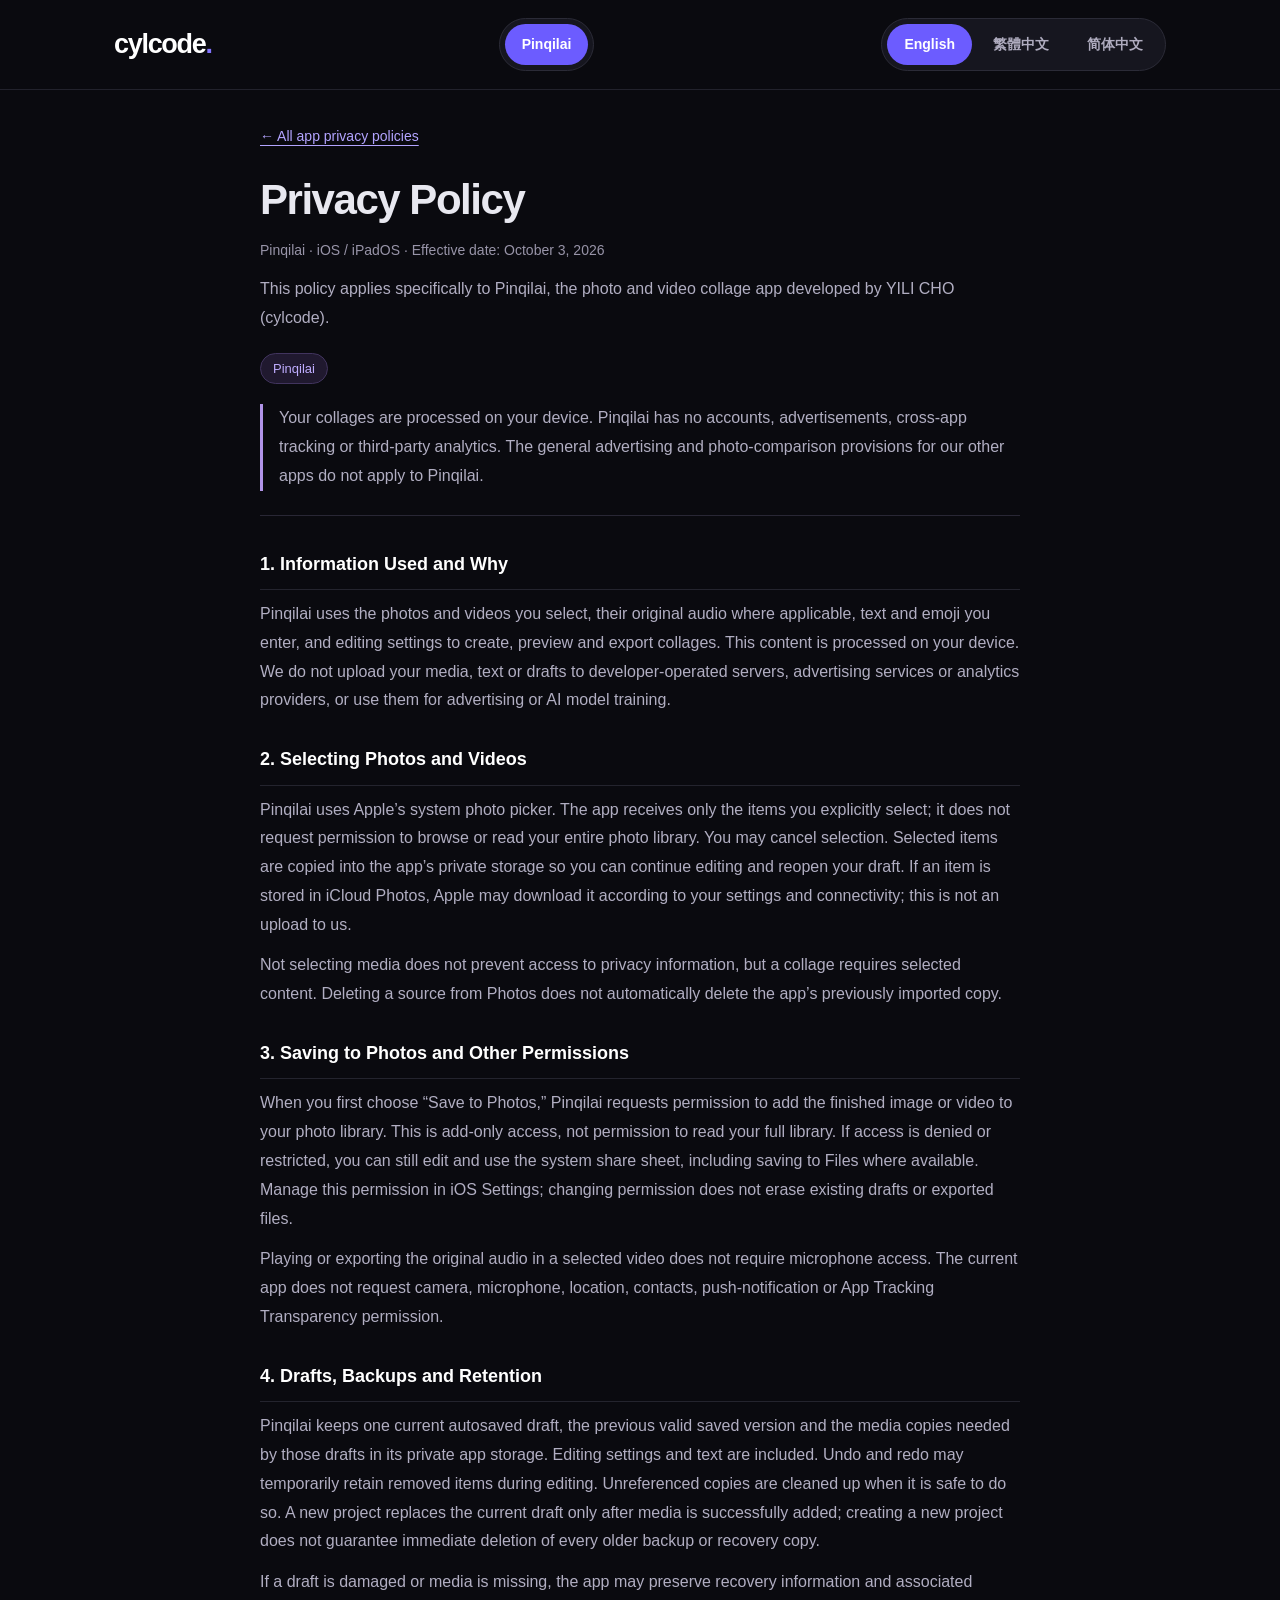
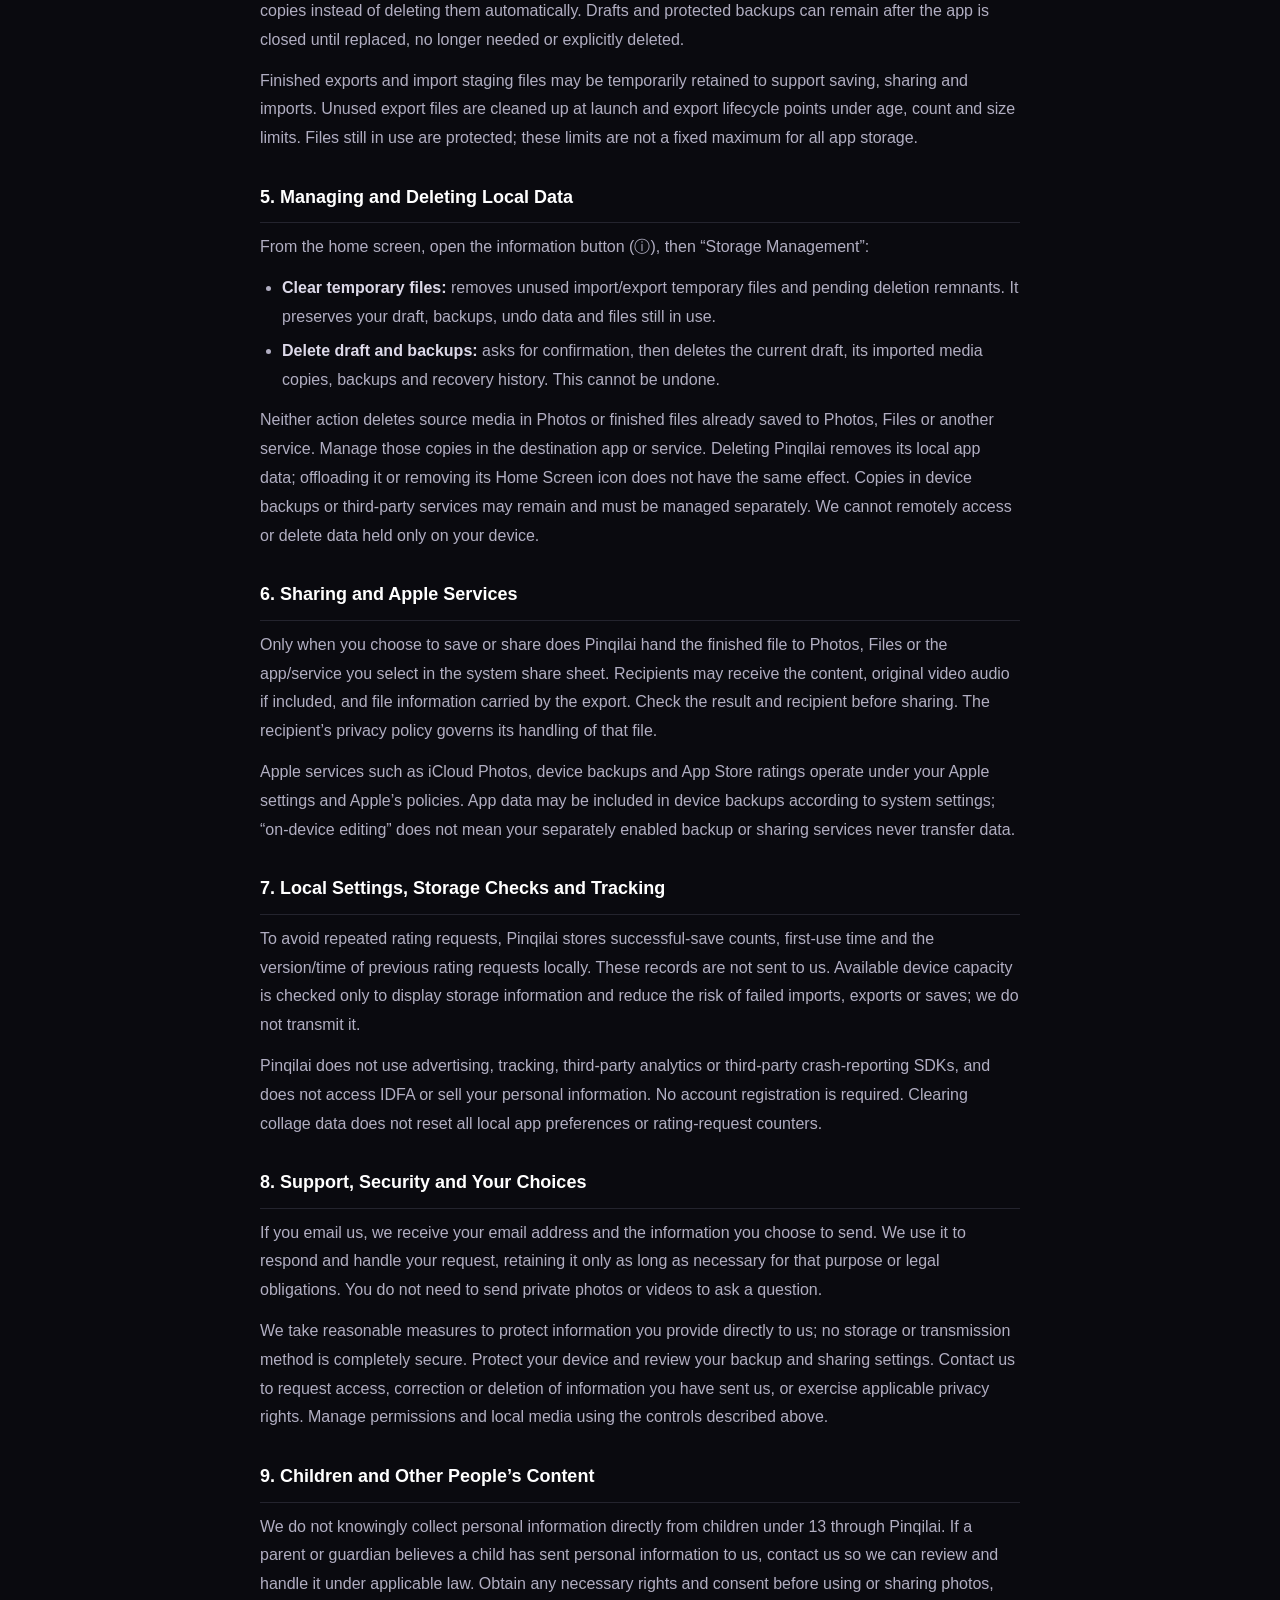
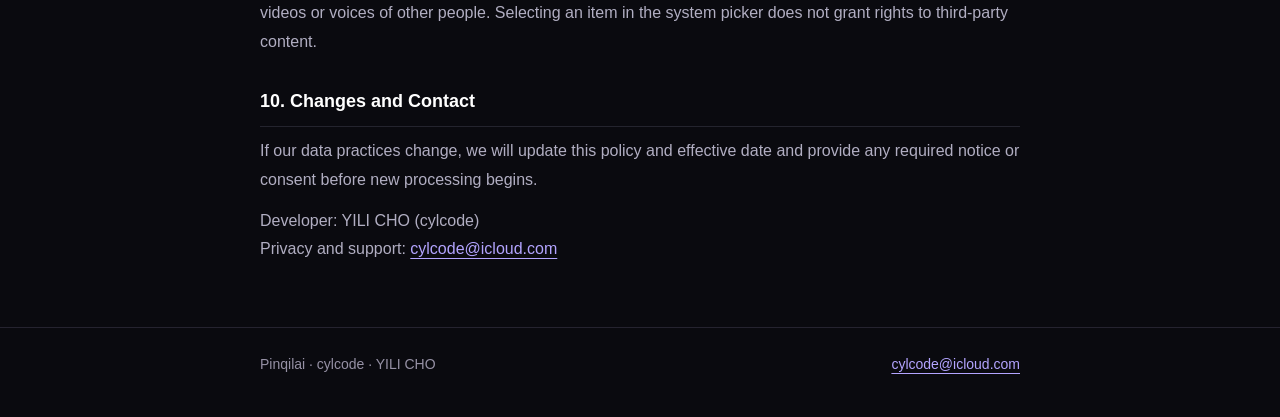
<file: privacy/pinqilai/index.html>
<!DOCTYPE html>
<html lang="en">
<head>
<meta charset="UTF-8">
<meta name="viewport" content="width=device-width,initial-scale=1">
<title>Privacy Policy — Pinqilai</title>
<meta name="description" content="Pinqilai privacy policy: on-device photo and video collages, photo permissions, drafts, backups, sharing and deletion. English, 繁體中文, 简体中文.">
<link rel="canonical" href="https://cylcode.pages.dev/privacy/pinqilai/">
<meta property="og:url" content="https://cylcode.pages.dev/privacy/pinqilai/">
<meta property="og:title" content="Privacy Policy — Pinqilai">
<style>
*{box-sizing:border-box}html{scroll-padding-top:110px}body{margin:0;background:#0a0a0f;color:#e8e8f0;font:16px/1.8 -apple-system,BlinkMacSystemFont,"Segoe UI",sans-serif}a{color:#b3a4ff;text-underline-offset:4px}a:focus-visible{outline:3px solid #c5baff;outline-offset:4px}.top{position:sticky;top:0;z-index:100;background:#0a0a0f;border-bottom:1px solid #22222c}.bar{max-width:1100px;padding:18px 24px;margin:auto;display:flex;align-items:center;justify-content:space-between;gap:24px}.logo{font-size:27px;font-weight:850;letter-spacing:-1.3px;color:#fff;text-decoration:none;white-space:nowrap}.logo span{color:#8274ff}.switch{display:flex;gap:4px;padding:5px;background:#16161f;border:1px solid #2b2b37;border-radius:100px;width:max-content;max-width:100%}.switch a,.current-app{border-radius:100px;padding:8px 17px;font-size:14px;font-weight:600;min-height:40px;white-space:nowrap;text-decoration:none}.switch a{color:#afacbf}.switch a[aria-current="true"],.current-app{background:#6c5cff;color:#fff}.switch a:hover{color:#fff}.wrap{max-width:808px;padding:0 24px;margin:auto}#content{padding-top:32px}h1{font-size:clamp(30px,5vw,42px);letter-spacing:-.035em;line-height:1.3;margin:0 0 10px}h2{font-size:18px;color:#fff;margin:0 0 10px;padding-bottom:9px;border-bottom:1px solid #24242e}p{color:#b1aec2;margin:0 0 12px}ul{color:#b1aec2;padding-left:22px;margin:0 0 12px}li{margin:5px 0}strong{color:#ddd9e9}.meta{font-size:14px;color:#9894a8}.apps{display:flex;gap:8px;flex-wrap:wrap;margin:20px 0}.app-badge{font-size:13px;color:#bfadff;border:1px solid #41345e;background:#20192f;padding:3px 12px;border-radius:99px}.intro{padding-bottom:24px;border-bottom:1px solid #292735;margin-bottom:32px}.callout{border-left:3px solid #b194e8;padding-left:16px;margin:18px 0 0}section{margin:0 0 28px}article{padding-bottom:35px}.back{font-size:14px;display:inline-block;margin-bottom:24px}footer{border-top:1px solid #25232f;padding:24px 0 40px;font-size:14px;color:#9691a5}.foot{display:flex;justify-content:space-between;gap:16px;flex-wrap:wrap}[hidden]{display:none!important}.skip{position:absolute;top:-100px;left:20px}.skip:focus{top:10px;background:#20192f;padding:10px;z-index:101}
@media(max-width:640px){.bar{display:grid;grid-template-columns:1fr auto;gap:12px;padding:12px 22px}.logo{font-size:24px}.languages{grid-column:1/-1;justify-self:center}.switch a{padding:7px 14px}.wrap{padding:0 22px}html{scroll-padding-top:165px}}
@media print{body{background:#fff;color:#000}.top,.skip,.back{display:none}p,li,strong,h1,h2,.meta{color:#111}a{color:#111}#content{padding-top:0}}
</style>
<noscript><style>[data-policy][hidden]{display:block!important}</style></noscript>
</head>
<body>
<a class="skip" href="#content">Skip to content</a>
<header class="top"><div class="bar">
<a class="logo" href="https://cylcode.pages.dev/">cylcode<span>.</span></a>
<div class="switch" aria-label="Current app"><span class="current-app">Pinqilai</span></div>
<nav class="switch languages" aria-label="Language">
<a href="#pinqilai-en" data-language="en" lang="en" aria-current="true">English</a>
<a href="#pinqilai-zh-Hant" data-language="zh-Hant" lang="zh-Hant" aria-current="false">繁體中文</a>
<a href="#pinqilai-zh-Hans" data-language="zh-Hans" lang="zh-Hans" aria-current="false">简体中文</a>
</nav></div></header>
<main class="wrap" id="content">
<article id="pinqilai-en" lang="en" data-policy data-language="en">
<a class="back" href="/privacy/#ios-en">← All app privacy policies</a>
<div class="intro"><h1>Privacy Policy</h1><p class="meta">Pinqilai · iOS / iPadOS · Effective date: October 3, 2026</p><p>This policy applies specifically to Pinqilai, the photo and video collage app developed by YILI CHO (cylcode).</p><div class="apps"><span class="app-badge">Pinqilai</span></div><p class="callout">Your collages are processed on your device. Pinqilai has no accounts, advertisements, cross-app tracking or third-party analytics. The general advertising and photo-comparison provisions for our other apps do not apply to Pinqilai.</p></div>
<section><h2>1. Information Used and Why</h2><p>Pinqilai uses the photos and videos you select, their original audio where applicable, text and emoji you enter, and editing settings to create, preview and export collages. This content is processed on your device. We do not upload your media, text or drafts to developer-operated servers, advertising services or analytics providers, or use them for advertising or AI model training.</p></section>
<section><h2>2. Selecting Photos and Videos</h2><p>Pinqilai uses Apple’s system photo picker. The app receives only the items you explicitly select; it does not request permission to browse or read your entire photo library. You may cancel selection. Selected items are copied into the app’s private storage so you can continue editing and reopen your draft. If an item is stored in iCloud Photos, Apple may download it according to your settings and connectivity; this is not an upload to us.</p><p>Not selecting media does not prevent access to privacy information, but a collage requires selected content. Deleting a source from Photos does not automatically delete the app’s previously imported copy.</p></section>
<section><h2>3. Saving to Photos and Other Permissions</h2><p>When you first choose “Save to Photos,” Pinqilai requests permission to add the finished image or video to your photo library. This is add-only access, not permission to read your full library. If access is denied or restricted, you can still edit and use the system share sheet, including saving to Files where available. Manage this permission in iOS Settings; changing permission does not erase existing drafts or exported files.</p><p>Playing or exporting the original audio in a selected video does not require microphone access. The current app does not request camera, microphone, location, contacts, push-notification or App Tracking Transparency permission.</p></section>
<section><h2>4. Drafts, Backups and Retention</h2><p>Pinqilai keeps one current autosaved draft, the previous valid saved version and the media copies needed by those drafts in its private app storage. Editing settings and text are included. Undo and redo may temporarily retain removed items during editing. Unreferenced copies are cleaned up when it is safe to do so. A new project replaces the current draft only after media is successfully added; creating a new project does not guarantee immediate deletion of every older backup or recovery copy.</p><p>If a draft is damaged or media is missing, the app may preserve recovery information and associated copies instead of deleting them automatically. Drafts and protected backups can remain after the app is closed until replaced, no longer needed or explicitly deleted.</p><p>Finished exports and import staging files may be temporarily retained to support saving, sharing and imports. Unused export files are cleaned up at launch and export lifecycle points under age, count and size limits. Files still in use are protected; these limits are not a fixed maximum for all app storage.</p></section>
<section><h2>5. Managing and Deleting Local Data</h2><p>From the home screen, open the information button (ⓘ), then “Storage Management”:</p><ul><li><strong>Clear temporary files:</strong> removes unused import/export temporary files and pending deletion remnants. It preserves your draft, backups, undo data and files still in use.</li><li><strong>Delete draft and backups:</strong> asks for confirmation, then deletes the current draft, its imported media copies, backups and recovery history. This cannot be undone.</li></ul><p>Neither action deletes source media in Photos or finished files already saved to Photos, Files or another service. Manage those copies in the destination app or service. Deleting Pinqilai removes its local app data; offloading it or removing its Home Screen icon does not have the same effect. Copies in device backups or third-party services may remain and must be managed separately. We cannot remotely access or delete data held only on your device.</p></section>
<section><h2>6. Sharing and Apple Services</h2><p>Only when you choose to save or share does Pinqilai hand the finished file to Photos, Files or the app/service you select in the system share sheet. Recipients may receive the content, original video audio if included, and file information carried by the export. Check the result and recipient before sharing. The recipient’s privacy policy governs its handling of that file.</p><p>Apple services such as iCloud Photos, device backups and App Store ratings operate under your Apple settings and Apple’s policies. App data may be included in device backups according to system settings; “on-device editing” does not mean your separately enabled backup or sharing services never transfer data.</p></section>
<section><h2>7. Local Settings, Storage Checks and Tracking</h2><p>To avoid repeated rating requests, Pinqilai stores successful-save counts, first-use time and the version/time of previous rating requests locally. These records are not sent to us. Available device capacity is checked only to display storage information and reduce the risk of failed imports, exports or saves; we do not transmit it.</p><p>Pinqilai does not use advertising, tracking, third-party analytics or third-party crash-reporting SDKs, and does not access IDFA or sell your personal information. No account registration is required. Clearing collage data does not reset all local app preferences or rating-request counters.</p></section>
<section><h2>8. Support, Security and Your Choices</h2><p>If you email us, we receive your email address and the information you choose to send. We use it to respond and handle your request, retaining it only as long as necessary for that purpose or legal obligations. You do not need to send private photos or videos to ask a question.</p><p>We take reasonable measures to protect information you provide directly to us; no storage or transmission method is completely secure. Protect your device and review your backup and sharing settings. Contact us to request access, correction or deletion of information you have sent us, or exercise applicable privacy rights. Manage permissions and local media using the controls described above.</p></section>
<section><h2>9. Children and Other People’s Content</h2><p>We do not knowingly collect personal information directly from children under 13 through Pinqilai. If a parent or guardian believes a child has sent personal information to us, contact us so we can review and handle it under applicable law. Obtain any necessary rights and consent before using or sharing photos, videos or voices of other people. Selecting an item in the system picker does not grant rights to third-party content.</p></section>
<section><h2>10. Changes and Contact</h2><p>If our data practices change, we will update this policy and effective date and provide any required notice or consent before new processing begins.</p><p>Developer: YILI CHO (cylcode)<br>Privacy and support: <a href="mailto:cylcode@icloud.com">cylcode@icloud.com</a></p></section>
</article>

<article id="pinqilai-zh-Hant" lang="zh-Hant" data-policy data-language="zh-Hant" hidden>
<a class="back" href="/privacy/#ios-zh-Hant">← 返回所有 App 隱私權政策</a>
<div class="intro"><h1>隱私權政策</h1><p class="meta">Pinqilai · iOS / iPadOS · 生效日期：2026 年 10 月 3 日</p><p>本政策專門適用於 YILI CHO（cylcode）開發的照片與影片拼貼 App「Pinqilai」。</p><div class="apps"><span class="app-badge">Pinqilai</span></div><p class="callout">拼貼在你的裝置上處理。Pinqilai 沒有帳號、廣告、跨 App 追蹤或第三方分析。其他 App 的一般廣告與照片比較條款不適用於 Pinqilai。</p></div>
<section><h2>1. 使用哪些資訊、用於什麼目的</h2><p>Pinqilai 使用你選取的照片、影片及適用的影片原音、輸入的文字與 emoji，以及編輯設定，提供拼貼製作、預覽與匯出。這些內容在你的裝置上處理。我們不會將素材、文字或草稿上傳到開發者伺服器、廣告服務或分析服務，也不會用於廣告或 AI 模型訓練。</p></section>
<section><h2>2. 選取照片與影片</h2><p>Pinqilai 使用 Apple 系統照片選擇器，只取得你明確選中的項目，不會要求瀏覽或讀取完整照片圖庫的權限。你可以取消選取。選中的素材會複製到 App 的私人儲存空間，讓你繼續編輯及重新開啟草稿。若素材位於 iCloud 照片，Apple 可能依你的設定與連線狀態下載素材；這不是將素材上傳給我們。</p><p>不選取素材仍可閱讀隱私說明，但製作拼貼需要選取內容。從「照片」刪除原始素材，不會自動刪除 App 已匯入的副本。</p></section>
<section><h2>3. 儲存到照片與其他權限</h2><p>第一次選擇「儲存到照片」時，Pinqilai 會請求將成品圖片或影片新增到照片圖庫的權限。這是僅限新增的權限，不是讀取整個相簿。若拒絕或受到裝置限制，你仍可編輯及使用系統分享功能，包括在可用時儲存到「檔案」。可到 iOS「設定」管理權限；變更權限不會刪除既有草稿或已匯出的檔案。</p><p>播放或匯出已選取影片的原音不需要麥克風權限。目前版本不會要求相機、麥克風、定位、聯絡人、通知推播或 App 追蹤透明度（ATT）權限。</p></section>
<section><h2>4. 草稿、備份與保存方式</h2><p>Pinqilai 在 App 私人儲存空間中保留一份目前自動儲存草稿、上一份有效儲存版本，以及這些草稿需要的素材副本，包括編輯設定與文字。編輯中的復原與重做功能可能暫時保留已移除素材。不再被使用的副本會在安全時清理。只有新專案成功加入素材後，才會取代目前草稿；開始新專案不代表所有舊備份或恢復副本都會立即刪除。</p><p>若草稿損壞或素材缺檔，App 可能保留恢復資訊及相關副本，而不自動刪除。草稿與受保護的備份可能在關閉 App 後繼續保留，直到被取代、不再需要或由你明確刪除。</p><p>為了儲存、分享與匯入，App 可能暫時保存匯出成品及匯入中繼檔案。未使用的匯出暫存會在啟動及匯出流程的適當時機，依保存時間、數量與容量限制清理。使用中的檔案會受到保護；這些限制不是整個 App 儲存空間的固定上限。</p></section>
<section><h2>5. 管理及刪除本機資料</h2><p>從首頁開啟右上角資訊按鈕（ⓘ），再進入「儲存空間管理」：</p><ul><li><strong>清除暫存：</strong>移除未使用的匯入、匯出暫存及待清除的刪除殘留檔案，保留草稿、備份、復原資料與仍在使用的檔案。</li><li><strong>刪除草稿與備份：</strong>再次確認後，刪除目前草稿、匯入的素材副本、備份與恢復紀錄，無法復原。</li></ul><p>上述操作不會刪除照片圖庫的原始素材，也不會刪除已儲存到「照片」「檔案」或其他服務的成品；這些副本需在接收位置另行管理。刪除 Pinqilai 會移除本機 App 資料；卸載 App 或只移除主畫面圖示並不相同。裝置備份或第三方服務中的副本可能仍存在，需另行管理。我們無法遠端存取或刪除只存在你裝置上的資料。</p></section>
<section><h2>6. 分享與 Apple 系統服務</h2><p>只有你主動選擇儲存或分享時，Pinqilai 才會將成品交給「照片」「檔案」或你在系統分享選單選擇的 App／服務。接收方可能取得成品內容、你選擇保留的影片原音及匯出檔案所帶的資訊。分享前請確認內容與接收對象；接收方如何處理檔案，依其隱私政策規範。</p><p>iCloud 照片、裝置備份及 App Store 評分等 Apple 服務，依你的 Apple 設定與 Apple 政策運作。App 資料可能依系統設定納入裝置備份；「裝置內編輯」不代表你另行啟用的備份或分享服務不會傳輸資料。</p></section>
<section><h2>7. 本機設定、容量檢查與追蹤</h2><p>為避免重複打擾評分，Pinqilai 僅在本機記錄成功儲存次數、首次使用時間，以及過去請求評分的版本與時間，不將紀錄傳送給我們。App 只為顯示儲存資訊及降低匯入、匯出或儲存失敗的風險而檢查裝置可用容量，不會將容量資訊傳送給我們。</p><p>Pinqilai 不使用廣告、追蹤、第三方分析或第三方當機回報 SDK，不存取 IDFA，也不出售你的個人資料。使用 App 不需註冊帳號。清除拼貼資料不會重設所有本機偏好或評分請求計數。</p></section>
<section><h2>8. 客服、安全與你的選擇</h2><p>若你主動寄信給我們，我們會收到電子郵件地址及你選擇提供的內容，只用於回覆與處理請求，並依達成目的所需期間或法律要求保留。詢問問題不需要寄送私人照片或影片。</p><p>我們採取合理措施保護你直接提供給我們的資訊，但任何儲存或傳輸方式都無法保證絕對安全。請保護裝置存取權限，並確認備份與分享設定。你可以聯絡我們，請求查閱、更正或刪除曾寄給我們的資訊，或行使適用的隱私權利；系統權限及本機素材請使用前述控制項管理。</p></section>
<section><h2>9. 兒童與他人內容</h2><p>我們不會透過 Pinqilai 故意直接收集未滿 13 歲兒童的個人資料。若家長或監護人認為兒童曾向我們寄送個人資料，請聯絡我們，以便依適用法律審查與處理。使用或分享他人的照片、影片或聲音前，請取得所需權利與同意。在系統選擇器選取素材，不代表取得第三方內容的使用權。</p></section>
<section><h2>10. 政策更新與聯絡方式</h2><p>資料處理方式變更時，我們會更新本政策與生效日期，並在開始新的處理方式前提供所需告知或取得必要同意。</p><p>開發者：YILI CHO（cylcode）<br>隱私與客服：<a href="mailto:cylcode@icloud.com">cylcode@icloud.com</a></p></section>
</article>

<article id="pinqilai-zh-Hans" lang="zh-Hans" data-policy data-language="zh-Hans" hidden>
<a class="back" href="/privacy/#ios-zh-Hans">← 返回所有 App 隐私政策</a>
<div class="intro"><h1>隐私政策</h1><p class="meta">Pinqilai · iOS / iPadOS · 生效日期：2026 年 10 月 3 日</p><p>本政策专门适用于 YILI CHO（cylcode）开发的照片与视频拼贴 App「Pinqilai」。</p><div class="apps"><span class="app-badge">Pinqilai</span></div><p class="callout">拼贴在你的设备上处理。Pinqilai 没有账号、广告、跨 App 跟踪或第三方分析。其他 App 的一般广告与照片比较条款不适用于 Pinqilai。</p></div>
<section><h2>1. 使用哪些信息、用于什么目的</h2><p>Pinqilai 使用你选取的照片、视频及适用的视频原声、输入的文字与 emoji，以及编辑设置，提供拼贴制作、预览与导出。这些内容在你的设备上处理。我们不会将素材、文字或草稿上传到开发者服务器、广告服务或分析服务，也不会用于广告或 AI 模型训练。</p></section>
<section><h2>2. 选取照片与视频</h2><p>Pinqilai 使用 Apple 系统照片选择器，只获取你明确选中的项目，不会要求浏览或读取完整照片图库的权限。你可以取消选取。选中的素材会复制到 App 的私有存储空间，让你继续编辑及重新打开草稿。若素材位于 iCloud 照片，Apple 可能根据你的设置与连接状态下载素材；这不是将素材上传给我们。</p><p>不选取素材仍可阅读隐私说明，但制作拼贴需要选取内容。从「照片」删除原始素材，不会自动删除 App 已导入的副本。</p></section>
<section><h2>3. 保存到照片与其他权限</h2><p>第一次选择「保存到照片」时，Pinqilai 会请求将成品图片或视频添加到照片图库的权限。这是仅限添加的权限，不是读取整个相册。若拒绝或受到设备限制，你仍可编辑及使用系统分享功能，包括在可用时保存到「文件」。可到 iOS「设置」管理权限；变更权限不会删除已有草稿或已导出的文件。</p><p>播放或导出已选取视频的原声不需要麦克风权限。目前版本不会要求相机、麦克风、定位、联系人、通知推送或 App 跟踪透明度（ATT）权限。</p></section>
<section><h2>4. 草稿、备份与保存方式</h2><p>Pinqilai 在 App 私有存储空间中保留一份当前自动保存草稿、上一份有效保存版本，以及这些草稿需要的素材副本，包括编辑设置与文字。编辑中的撤销与重做功能可能暂时保留已移除素材。不再被使用的副本会在安全时清理。只有新项目成功加入素材后，才会取代当前草稿；开始新项目不代表所有旧备份或恢复副本都会立即删除。</p><p>若草稿损坏或素材缺失，App 可能保留恢复信息及相关副本，而不自动删除。草稿与受保护的备份可能在关闭 App 后继续保留，直到被取代、不再需要或由你明确删除。</p><p>为了保存、分享与导入，App 可能暂时保存导出成品及导入中转文件。未使用的导出缓存会在启动及导出流程的适当时机，根据保存时间、数量与容量限制清理。使用中的文件会受到保护；这些限制不是整个 App 存储空间的固定上限。</p></section>
<section><h2>5. 管理及删除本机数据</h2><p>从首页打开右上角信息按钮（ⓘ），再进入「存储空间管理」（繁体界面为「儲存空間管理」）：</p><ul><li><strong>清除缓存：</strong>移除未使用的导入、导出缓存及待清除的删除残留文件，保留草稿、备份、撤销数据与仍在使用的文件。对应按钮为「清除暫存」。</li><li><strong>删除草稿与备份：</strong>再次确认后，删除当前草稿、导入的素材副本、备份与恢复记录，无法撤销。对应按钮为「刪除草稿與備份」。</li></ul><p>上述操作不会删除照片图库的原始素材，也不会删除已保存到「照片」「文件」或其他服务的成品；这些副本需在接收位置另行管理。删除 Pinqilai 会移除本机 App 数据；卸载 App（保留文稿与数据）或只移除主屏幕图标并不相同。设备备份或第三方服务中的副本可能仍存在，需另行管理。我们无法远程访问或删除只存在你设备上的数据。</p></section>
<section><h2>6. 分享与 Apple 系统服务</h2><p>只有你主动选择保存或分享时，Pinqilai 才会将成品交给「照片」「文件」或你在系统分享菜单选择的 App／服务。接收方可能获取成品内容、你选择保留的视频原声及导出文件所带的信息。分享前请确认内容与接收对象；接收方如何处理文件，根据其隐私政策规范。</p><p>iCloud 照片、设备备份及 App Store 评分等 Apple 服务，根据你的 Apple 设置与 Apple 政策运行。App 数据可能根据系统设置纳入设备备份；「设备内编辑」不代表你另行启用的备份或分享服务不会传输数据。</p></section>
<section><h2>7. 本机设置、容量检查与跟踪</h2><p>为避免重复打扰评分，Pinqilai 仅在本机记录成功保存次数、首次使用时间，以及过去请求评分的版本与时间，不将记录传送给我们。App 只为显示存储信息及降低导入、导出或保存失败的风险而检查设备可用容量，不会将容量信息传送给我们。</p><p>Pinqilai 不使用广告、跟踪、第三方分析或第三方崩溃报告 SDK，不访问 IDFA，也不出售你的个人资料。使用 App 不需注册账号。清除拼贴数据不会重置所有本机偏好或评分请求计数。</p></section>
<section><h2>8. 客服、安全与你的选择</h2><p>若你主动寄信给我们，我们会收到电子邮件地址及你选择提供的内容，只用于回复与处理请求，并根据达成目的所需期间或法律要求保留。询问问题不需要寄送私人照片或视频。</p><p>我们采取合理措施保护你直接提供给我们的信息，但任何存储或传输方式都无法保证绝对安全。请保护设备访问权限，并确认备份与分享设置。你可以联系我们，请求查阅、更正或删除曾寄给我们的信息，或行使适用的隐私权利；系统权限及本机素材请使用前述控制项管理。</p></section>
<section><h2>9. 儿童与他人内容</h2><p>我们不会通过 Pinqilai 故意直接收集未满 13 岁儿童的个人资料。若家长或监护人认为儿童曾向我们寄送个人资料，请联系我们，以便根据适用法律审查与处理。使用或分享他人的照片、视频或声音前，请取得所需权利与同意。在系统选择器选取素材，不代表取得第三方内容的使用权。</p></section>
<section><h2>10. 政策更新与联系方式</h2><p>数据处理方式变更时，我们会更新本政策与生效日期，并在开始新的处理方式前提供所需告知或取得必要同意。</p><p>开发者：YILI CHO（cylcode）<br>隐私与客服：<a href="mailto:cylcode@icloud.com">cylcode@icloud.com</a></p></section>
</article>
</main>
<footer><div class="wrap foot"><span>Pinqilai · cylcode · YILI CHO</span><a href="mailto:cylcode@icloud.com">cylcode@icloud.com</a></div></footer>
<script>
(() => {
 const panels = Array.from(document.querySelectorAll('[data-policy]'));
 const links = Array.from(document.querySelectorAll('.languages [data-language]'));
 const titles = {en:'Privacy Policy','zh-Hant':'隱私權政策','zh-Hans':'隐私政策'};
 function render() {
  const match = location.hash.match(/^#pinqilai-(en|zh-Hant|zh-Hans)$/);
  const language = match ? match[1] : 'en';
  panels.forEach(panel => panel.hidden = panel.dataset.language !== language);
  links.forEach(link => link.setAttribute('aria-current', String(link.dataset.language === language)));
  document.documentElement.lang = language;
  document.title = titles[language] + ' — Pinqilai';
 }
 links.forEach(link => link.addEventListener('click', event => {
  event.preventDefault();
  history.pushState(null, '', link.getAttribute('href'));
  render();
  window.scrollTo({top:0, behavior:'instant'});
 }));
 window.addEventListener('hashchange', render);
 window.addEventListener('popstate', render);
 render();
})();
</script>
</body>
</html>
</file>
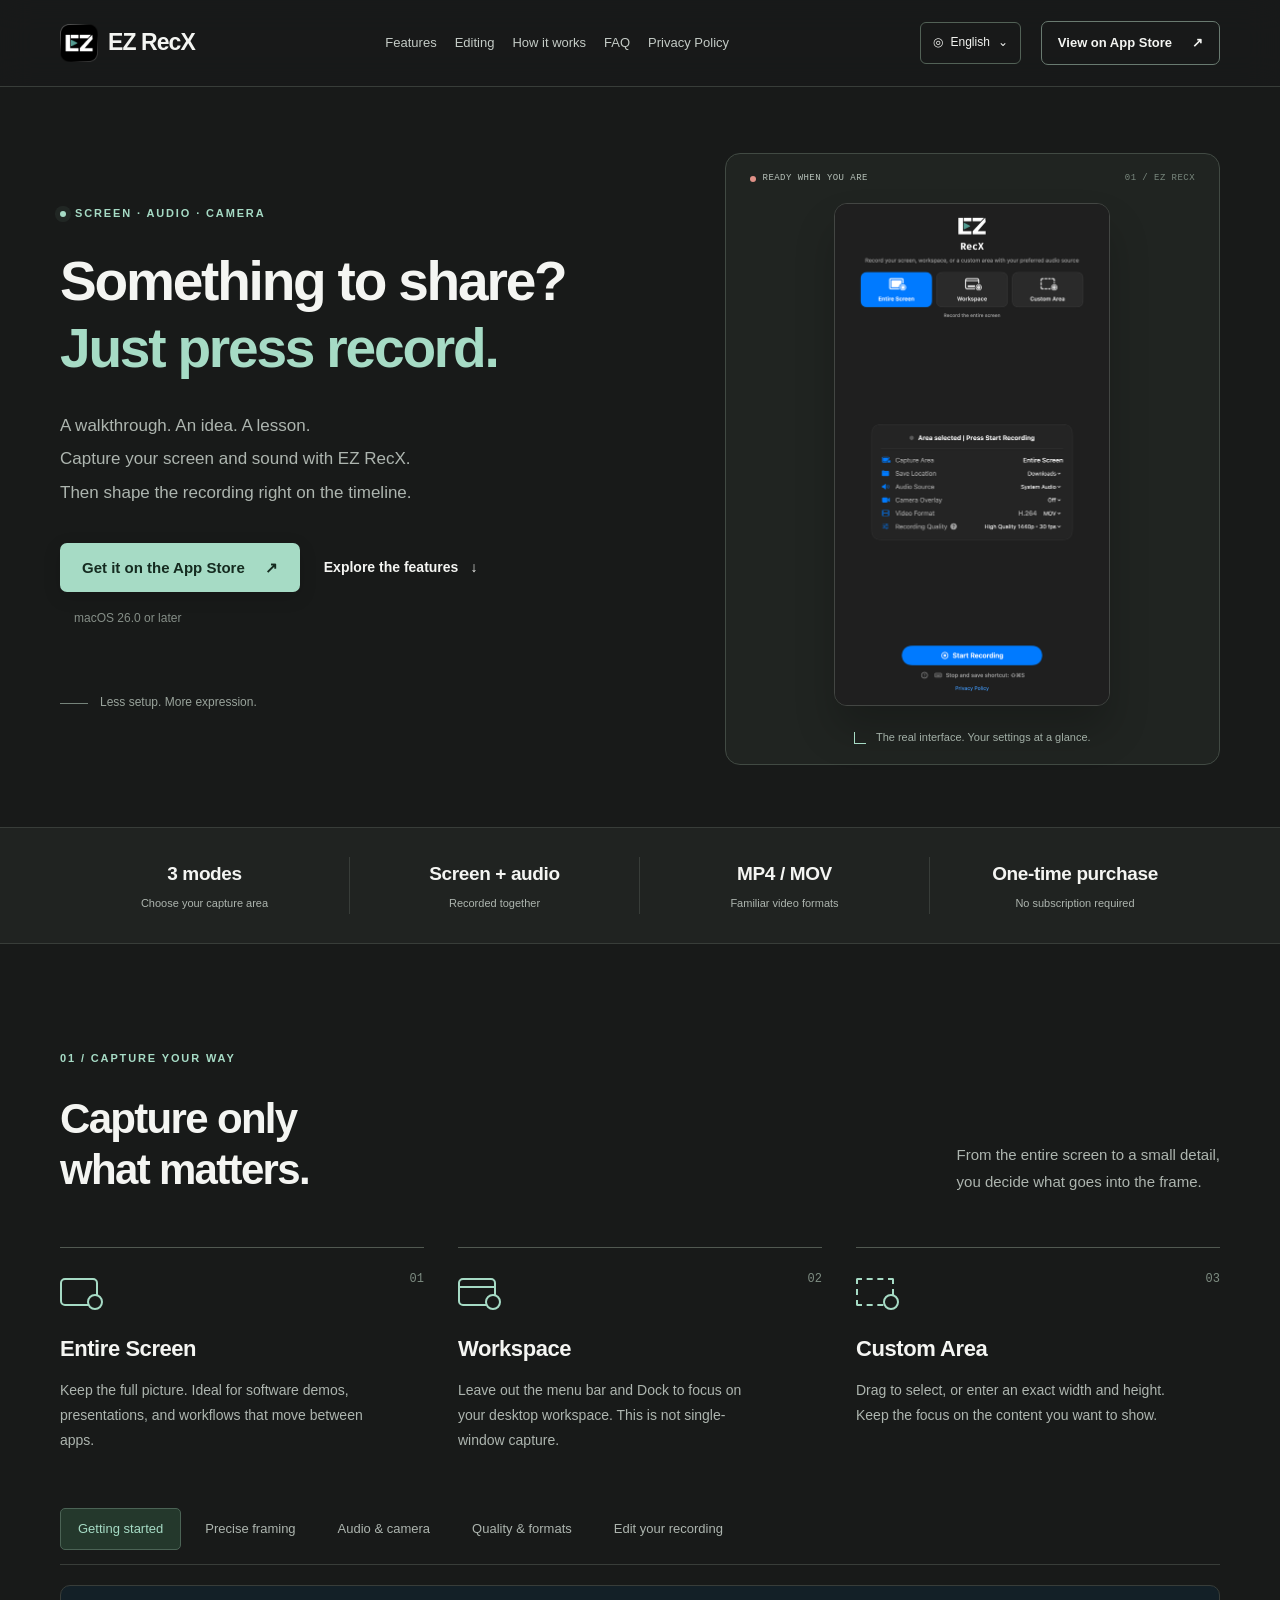
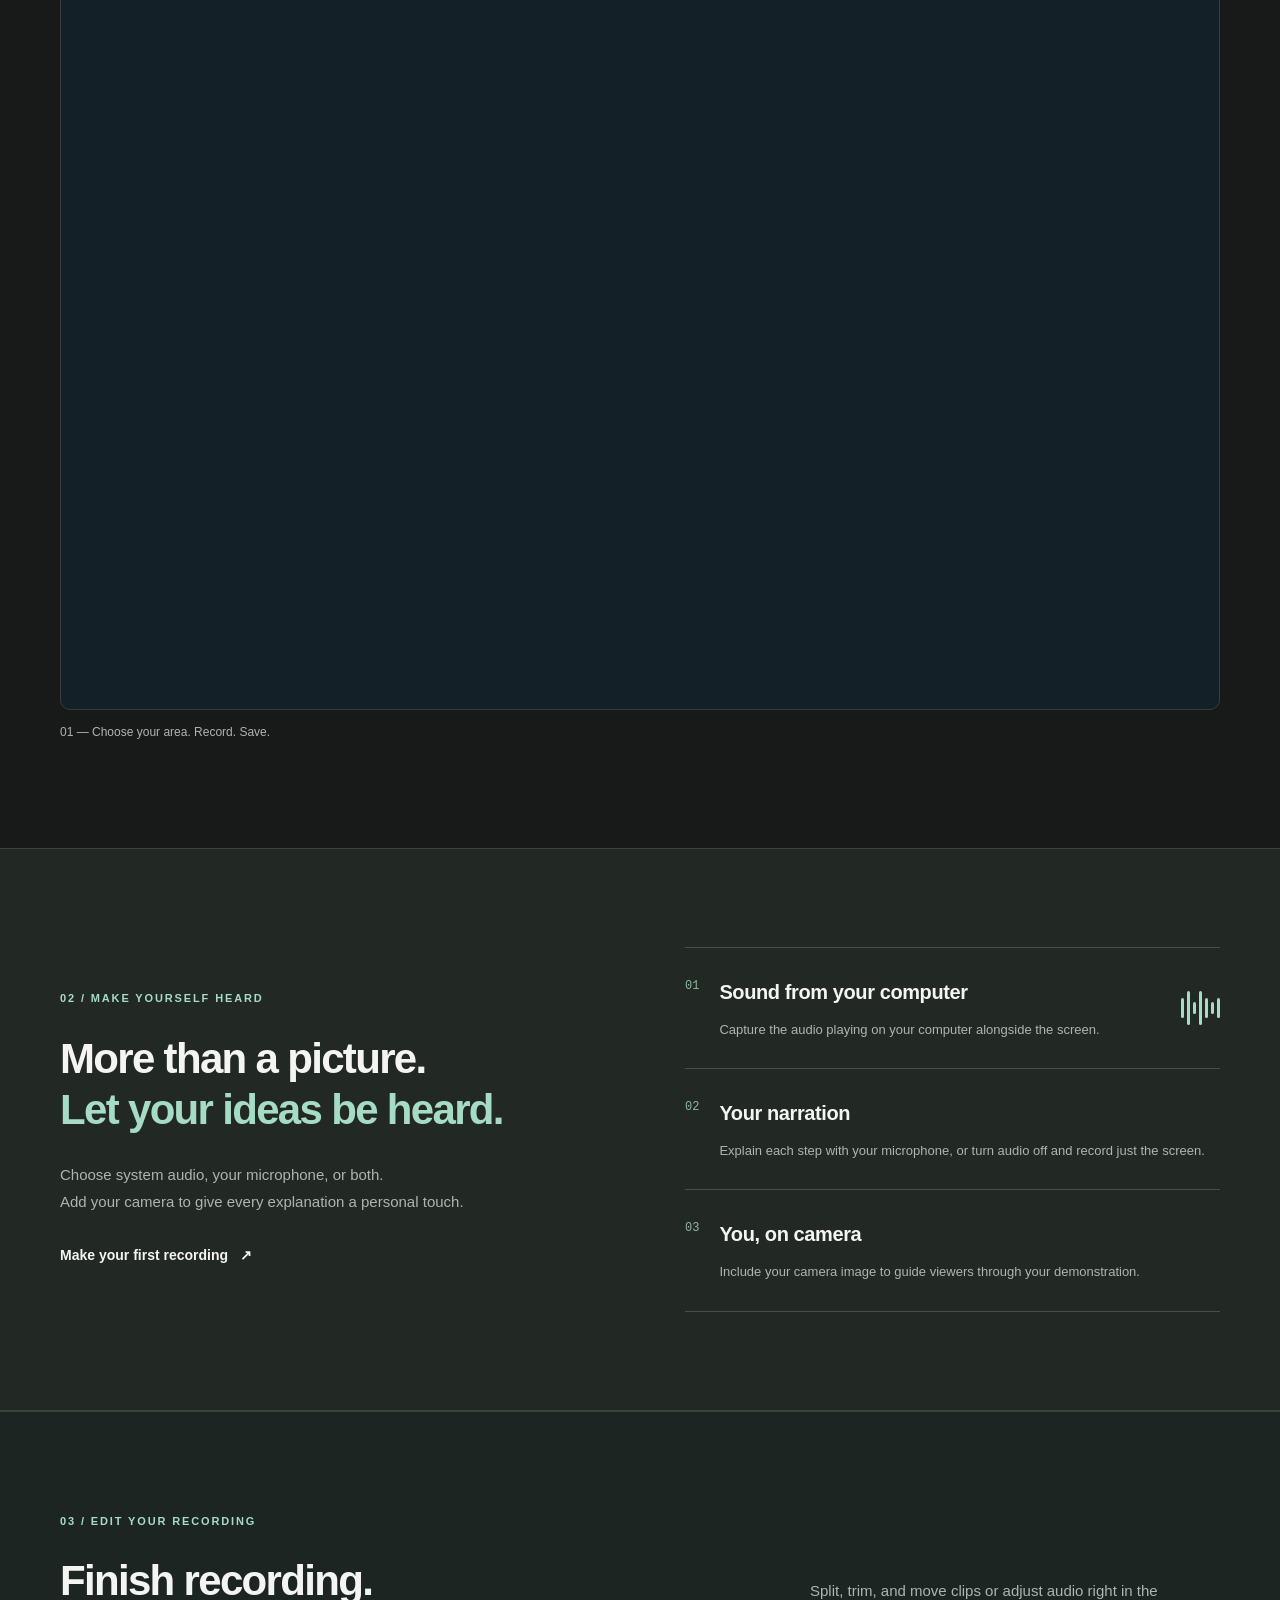
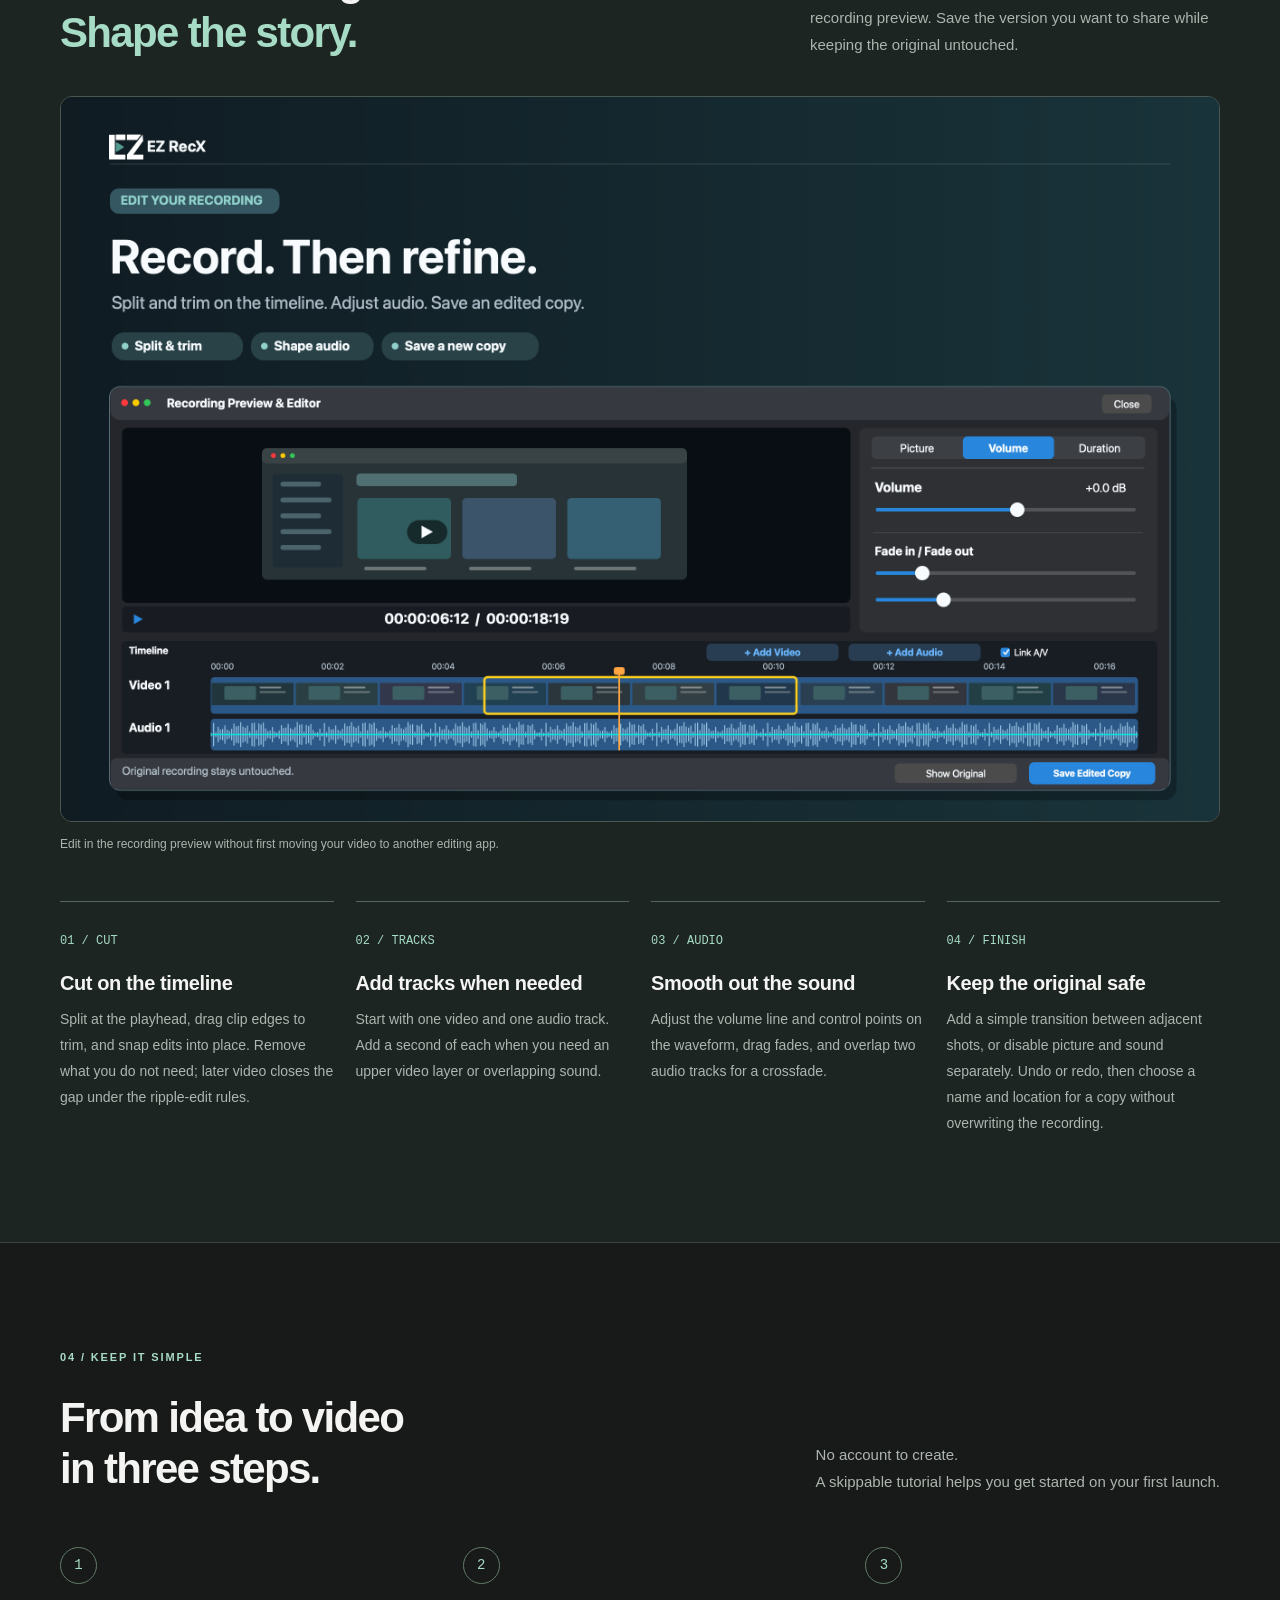
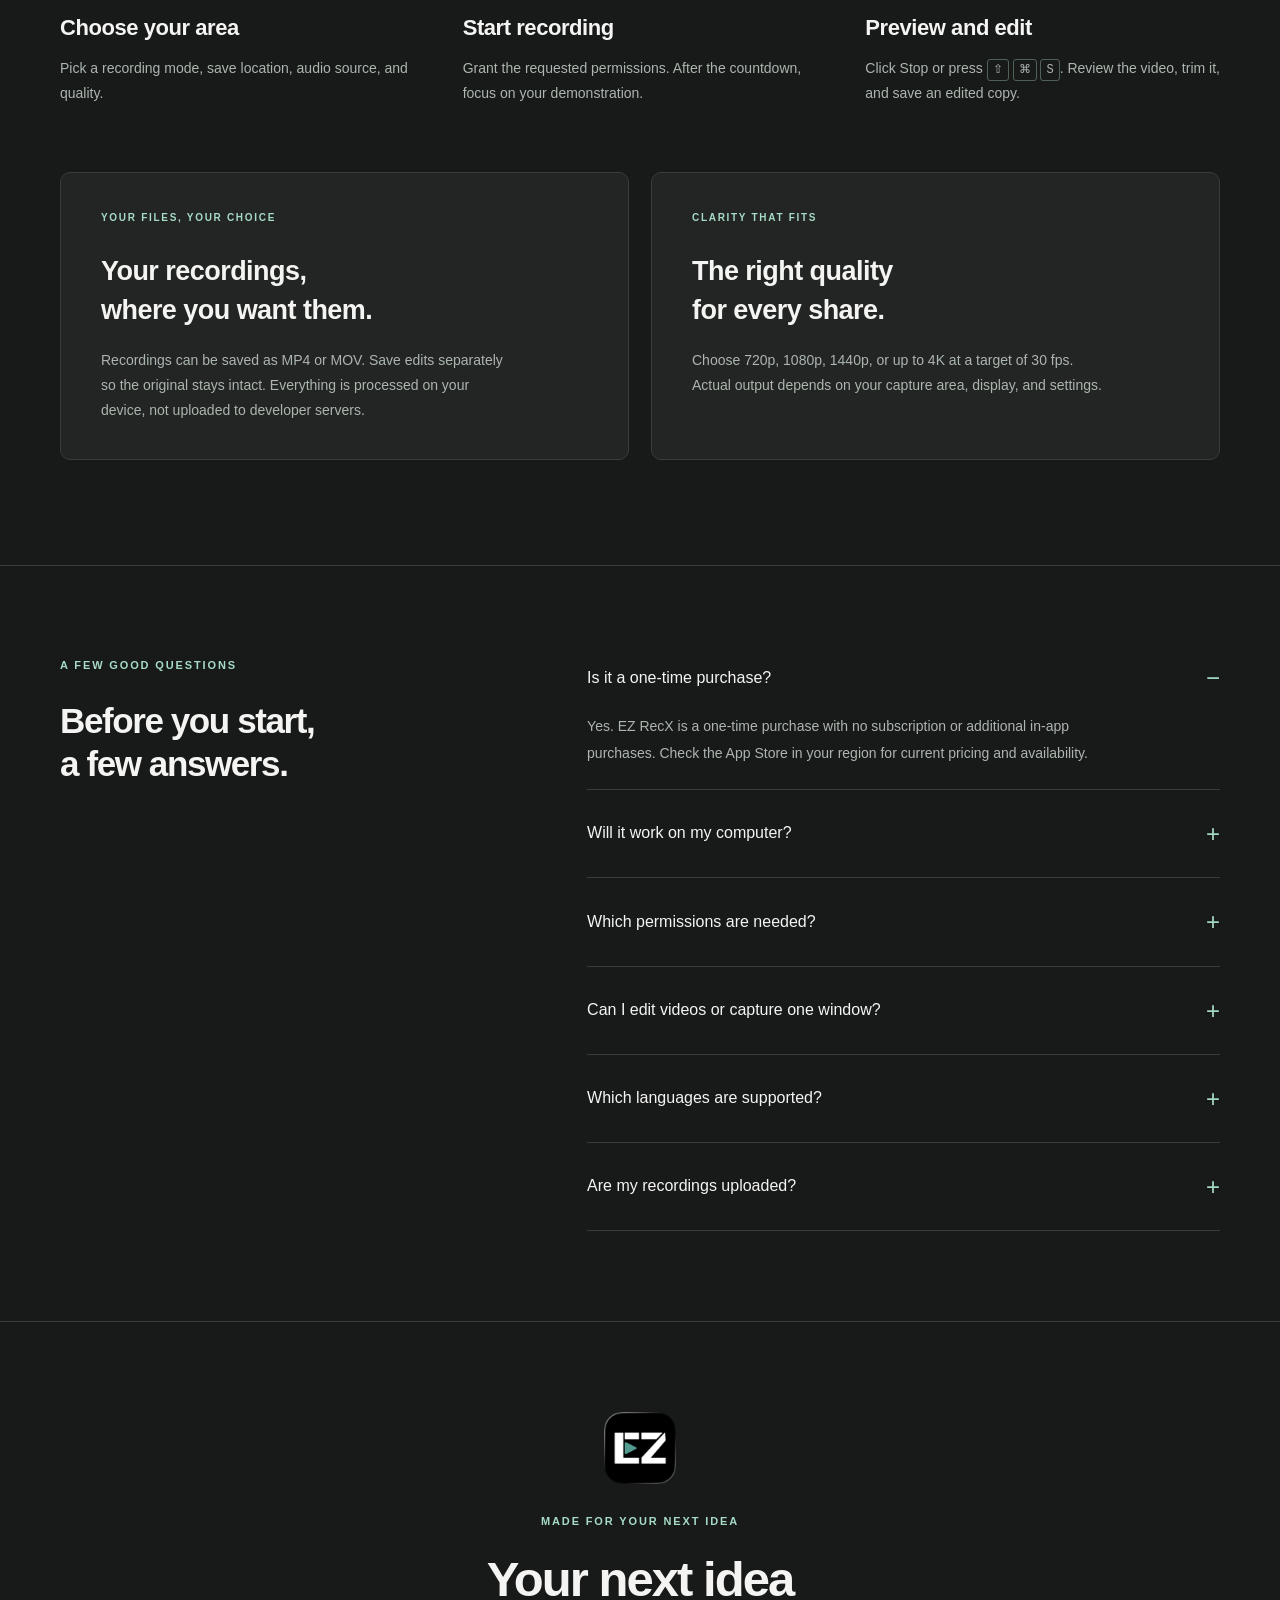
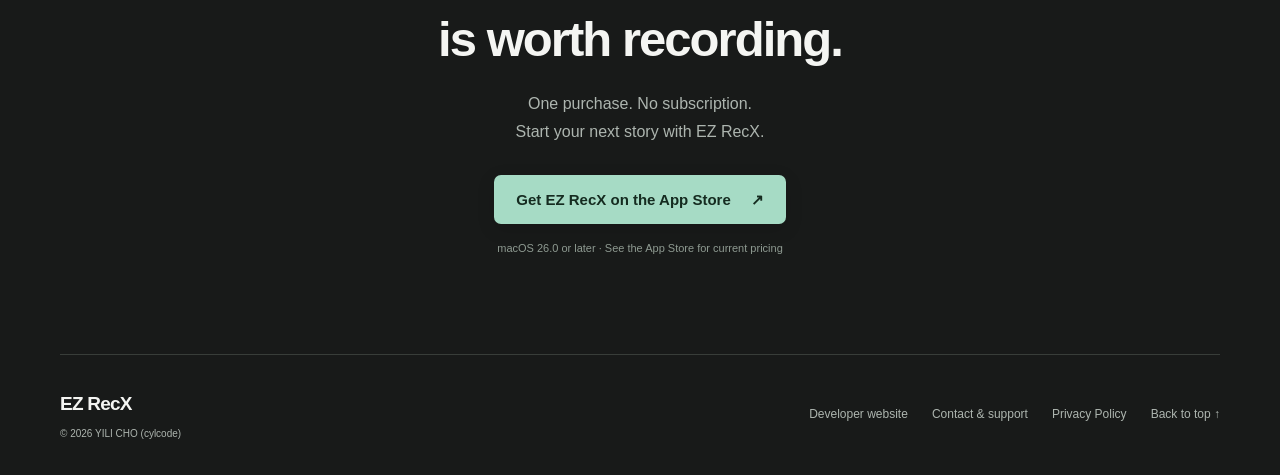
<file: ez-recx/en.html>
<!doctype html>
<html lang="en">
<head>
  <meta charset="utf-8">
  <meta name="viewport" content="width=device-width,initial-scale=1">
  <meta name="theme-color" content="#181a19">
  <title>EZ RecX | Screen recording made simple</title>
  <meta name="description" content="Record your screen, workspace, or a custom area with system audio, microphone, and camera. EZ RecX is a one-time purchase with no subscription. Requires macOS 26.0 or later.">
  <meta property="og:title" content="EZ RecX | Screen recording made simple">
  <meta property="og:description" content="From a quick walkthrough to an idea worth keeping. One purchase. No subscription.">
  <meta property="og:type" content="website">
  <meta property="og:locale" content="en_US">
  <link rel="icon" href="assets/optimized/favicon-48.png?v=33b04a75c38f" type="image/png">
  <link rel="stylesheet" href="styles.css?v=afb937c7f499">
  <link rel="stylesheet" href="editor-section.css?v=20261001">
  <script src="page.js?v=81de78c7f0d6" defer></script>
  <link rel="canonical" href="https://cylcode.pages.dev/ez-recx/en.html">
  <meta property="og:url" content="https://cylcode.pages.dev/ez-recx/en.html">
  <meta property="og:image" content="https://cylcode.pages.dev/ez-recx/assets/en/feature-screen.png?v=b621e421e765">
  <link rel="alternate" hreflang="zh-Hant" href="https://cylcode.pages.dev/ez-recx/">
  <link rel="alternate" hreflang="en" href="https://cylcode.pages.dev/ez-recx/en.html">
  <link rel="alternate" hreflang="zh-Hans" href="https://cylcode.pages.dev/ez-recx/zh-Hans.html">
  <link rel="alternate" hreflang="ja" href="https://cylcode.pages.dev/ez-recx/ja.html">
  <link rel="alternate" hreflang="x-default" href="https://cylcode.pages.dev/ez-recx/">
  <style id="language-menu-critical">
/* Inline with every page so an older cached stylesheet cannot break the menu. */
.nav{gap:20px}
.nav nav{gap:18px;flex-wrap:wrap}
.nav-cta{flex-shrink:0}
.language-switch{position:relative;flex-shrink:0;margin-left:auto;font-size:12px}
.language-switch>summary{display:flex;align-items:center;gap:8px;cursor:pointer;list-style:none;padding:9px 12px;border:1px solid #526156;border-radius:6px;color:#f4f5f2;white-space:nowrap}
.language-switch>summary::-webkit-details-marker{display:none}
.language-switch>summary::marker{content:""}
.language-switch>summary:hover,.language-switch[open]>summary{border-color:#a6dbc5}
.language-switch>.language-options{position:absolute;right:0;top:calc(100% + 8px);z-index:20;display:none;width:180px;max-width:calc(100vw - 40px);padding:6px;background:#242925;border:1px solid #526156;border-radius:8px;box-shadow:0 12px 32px #0006}
.language-switch[open]>.language-options{display:grid;grid-template-columns:minmax(0,1fr);gap:2px}
.language-switch>.language-options>a{display:block;width:100%;padding:10px 12px;border-radius:4px;white-space:nowrap;text-decoration:none;line-height:1.8}
.language-options>a:hover,.language-options>a[aria-current="page"]{background:#34483a;color:#a6dbc5}
.language-switch>summary:focus-visible,.language-options>a:focus-visible{outline:2px solid #a6dbc5;outline-offset:3px}
@media(max-width:1150px){html{scroll-padding-top:140px}.nav{flex-wrap:wrap;padding-block:12px;row-gap:12px}.nav nav{order:3;flex-basis:100%;justify-content:center}.nav nav a:not(.privacy-nav){display:inline}}
@media(max-width:700px){.nav-cta{display:none}.nav nav{gap:10px 18px;line-height:1.7}.language-switch>summary{padding:8px 10px}}
  </style>
</head>
<body>
  <a class="skip" href="#main">Skip to content</a>
  <header class="header">
    <div class="nav wrap">
      <a class="brand" href="#top" aria-label="EZ RecX home"><img src="assets/optimized/icon-192.png?v=334416957951" decoding="async" alt="" width="38" height="38"><span>EZ RecX</span></a>
      <nav aria-label="Main navigation"><a href="#features">Features</a><a href="#editing">Editing</a><a href="#how">How it works</a><a href="#faq">FAQ</a><a class="privacy-nav" href="https://cylcode.pages.dev/privacy/#macos-en">Privacy Policy</a></nav>
      <details class="language-switch"><summary aria-label="Choose language: English"><span aria-hidden="true">◎</span> English <span aria-hidden="true">⌄</span></summary><div class="language-options"><a href="index.html" lang="zh-Hant" hreflang="zh-Hant">繁體中文</a><a href="en.html" lang="en" hreflang="en" aria-current="page">English</a><a href="zh-Hans.html" lang="zh-Hans" hreflang="zh-Hans">简体中文</a><a href="ja.html" lang="ja" hreflang="ja">日本語</a></div></details>
      <a class="button nav-cta" href="https://apps.apple.com/app/id6809180442?mt=12">View on App Store <span aria-hidden="true">↗</span></a>
    </div>
  </header>
  <main id="main">
    <section class="hero wrap" id="top" aria-labelledby="hero-title">
      <div class="hero-copy">
        <p class="eyebrow"><span class="status-dot"></span> SCREEN · AUDIO · CAMERA</p>
        <h1 id="hero-title">Something to share?<br><span>Just press record.</span></h1>
        <p class="intro">A walkthrough. An idea. A lesson.<br>Capture your screen and sound with EZ RecX.<br>Then shape the recording right on the timeline.</p>
        <div class="hero-actions"><a class="button primary" href="https://apps.apple.com/app/id6809180442?mt=12">Get it on the App Store <span aria-hidden="true">↗</span></a><a class="text-link" href="#features">Explore the features <span aria-hidden="true">↓</span></a></div>
        <p class="purchase-note"><!--One purchase. No subscription.--><span>macOS 26.0 or later</span></p>
        <div class="hero-signature"><span class="tiny-line"></span> Less setup. More expression.</div>
      </div>
      <figure class="hero-visual">
        <div class="frame-label"><span class="record-dot"></span> READY WHEN YOU ARE <span>01 / EZ RECX</span></div>
        <div class="app-frame"><img src="assets/optimized/en-app-main-552.webp?v=16ba28bfbad2" srcset="assets/optimized/en-app-main-552.webp?v=16ba28bfbad2 552w, assets/optimized/en-app-main-828.webp?v=d98e4fceb03e 828w" sizes="(max-width:700px) 244px, 276px" decoding="async" width="1920" height="3510" alt="EZ RecX English interface: recording modes, audio and quality settings, and Start Recording" fetchpriority="high"></div>
        <figcaption><span class="frame-corner" aria-hidden="true"></span> The real interface. Your settings at a glance.</figcaption>
      </figure>
    </section>
    <div class="spec-strip"><div class="wrap specs"><div><strong>3 modes</strong><span>Choose your capture area</span></div><div><strong>Screen + audio</strong><span>Recorded together</span></div><div><strong>MP4 / MOV</strong><span>Familiar video formats</span></div><div><strong>One-time purchase</strong><span>No subscription required</span></div></div></div>
    <section class="section wrap" id="features" aria-labelledby="features-title">
      <div class="section-head"><div><p class="eyebrow">01 / CAPTURE YOUR WAY</p><h2 id="features-title">Capture only<br>what matters.</h2></div><p>From the entire screen to a small detail,<br>you decide what goes into the frame.</p></div>
      <div class="mode-grid">
        <article class="mode"><span class="mode-number">01</span><div class="mode-icon screen-icon" aria-hidden="true"></div><h3>Entire Screen</h3><p>Keep the full picture. Ideal for software demos, presentations, and workflows that move between apps.</p></article>
        <article class="mode"><span class="mode-number">02</span><div class="mode-icon workspace-icon" aria-hidden="true"></div><h3>Workspace</h3><p>Leave out the menu bar and Dock to focus on your desktop workspace. This is not single-window capture.</p></article>
        <article class="mode"><span class="mode-number">03</span><div class="mode-icon area-icon" aria-hidden="true"></div><h3>Custom Area</h3><p>Drag to select, or enter an exact width and height. Keep the focus on the content you want to show.</p></article>
      </div>
      <div class="gallery">
        <div class="gallery-controls" aria-label="Choose a product screenshot">
          <button type="button" data-shot="screen" data-src="assets/optimized/en-feature-screen-1600.webp?v=a8a1b2c6c60b" data-srcset="assets/optimized/en-feature-screen-800.webp?v=5638fcbb69b9 800w, assets/optimized/en-feature-screen-1600.webp?v=a8a1b2c6c60b 1600w, assets/optimized/en-feature-screen-2560.webp?v=94ec99947b48 2560w" data-alt="EZ RecX: Entire Screen, Workspace, and Custom Area" data-caption="01 — Choose your area. Record. Save." aria-pressed="true">Getting started</button><button type="button" data-shot="area" data-src="assets/optimized/en-feature-area-1600.webp?v=39c35c0aa57f" data-srcset="assets/optimized/en-feature-area-800.webp?v=43bdd1ea06bf 800w, assets/optimized/en-feature-area-1600.webp?v=39c35c0aa57f 1600w, assets/optimized/en-feature-area-2560.webp?v=4ff37ea5386a 2560w" data-alt="EZ RecX: drag or enter dimensions to set the capture area" data-caption="02 — Frame it precisely. Record only what you need." aria-pressed="false">Precise framing</button><button type="button" data-shot="audio" data-src="assets/optimized/en-feature-audio-1600.webp?v=87230aedc0e3" data-srcset="assets/optimized/en-feature-audio-800.webp?v=13a3329d777c 800w, assets/optimized/en-feature-audio-1600.webp?v=87230aedc0e3 1600w, assets/optimized/en-feature-audio-2560.webp?v=84b5381ea808 2560w" data-alt="EZ RecX: system audio, microphone, and camera settings" data-caption="03 — Your screen. Your voice. Together." aria-pressed="false">Audio &amp; camera</button><button type="button" data-shot="quality" data-src="assets/optimized/en-feature-quality-1600.webp?v=e2b16c8f0a49" data-srcset="assets/optimized/en-feature-quality-800.webp?v=0b932ace5845 800w, assets/optimized/en-feature-quality-1600.webp?v=e2b16c8f0a49 1600w, assets/optimized/en-feature-quality-2560.webp?v=3193238cd44a 2560w" data-alt="EZ RecX: recording quality and MP4 or MOV formats" data-caption="04 — Choose the quality that fits your needs." aria-pressed="false">Quality &amp; formats</button>
          <button type="button" data-shot="edit" data-src="assets/en/02_Edit_Your_Recording_v2_en.png" data-alt="EZ RecX recording editor: split and trim clips, adjust audio, and save an edited copy" data-caption="05 — Record, then edit right away." aria-pressed="false">Edit your recording</button>
        </div>
        <figure><img id="feature-image" src="assets/optimized/en-feature-screen-1600.webp?v=a8a1b2c6c60b" srcset="assets/optimized/en-feature-screen-800.webp?v=5638fcbb69b9 800w, assets/optimized/en-feature-screen-1600.webp?v=a8a1b2c6c60b 1600w, assets/optimized/en-feature-screen-2560.webp?v=94ec99947b48 2560w" sizes="(max-width:700px) calc(100vw - 40px), (max-width:1000px) calc(100vw - 48px), (max-width:1240px) calc(100vw - 80px), 1160px" decoding="async" alt="EZ RecX: Entire Screen, Workspace, and Custom Area" width="2560" height="1600" loading="lazy"><figcaption id="feature-caption" aria-live="polite">01 — Choose your area. Record. Save.</figcaption></figure>
        <noscript><p class="muted">More screenshots:<a href="assets/en/feature-area.png?v=cf99da0a9a54">Precise framing</a> · <a href="assets/en/feature-audio.png?v=6924dc926791">Audio &amp; camera</a> · <a href="assets/en/feature-quality.png?v=6a37b717d38e">Quality &amp; formats</a> · <a href="assets/en/02_Edit_Your_Recording_v2_en.png">Recording editor</a></p></noscript>
      </div>
    </section>
    <section class="sound-section"><div class="wrap sound-grid">
      <div><p class="eyebrow">02 / MAKE YOURSELF HEARD</p><h2>More than a picture.<br><span>Let your ideas be heard.</span></h2><p class="section-copy">Choose system audio, your microphone, or both.<br>Add your camera to give every explanation a personal touch.</p><a class="text-link" href="#how">Make your first recording <span aria-hidden="true">↗</span></a></div>
      <div class="sound-list"><article><span aria-hidden="true">01</span><div><h3>Sound from your computer</h3><p>Capture the audio playing on your computer alongside the screen.</p></div><div class="wave" aria-hidden="true"><i></i><i></i><i></i><i></i><i></i><i></i><i></i></div></article><article><span aria-hidden="true">02</span><div><h3>Your narration</h3><p>Explain each step with your microphone, or turn audio off and record just the screen.</p></div></article><article><span aria-hidden="true">03</span><div><h3>You, on camera</h3><p>Include your camera image to guide viewers through your demonstration.</p></div></article></div>
    </div></section>
    <section class="edit-section" id="editing" aria-labelledby="editing-title"><div class="wrap">
      <div class="edit-heading"><div><p class="eyebrow">03 / EDIT YOUR RECORDING</p><h2 id="editing-title">Finish recording.<br><span>Shape the story.</span></h2></div><p>Split, trim, and move clips or adjust audio right in the recording preview. Save the version you want to share while keeping the original untouched.</p></div>
      <figure class="edit-visual"><img src="assets/en/02_Edit_Your_Recording_v2_en.png" width="2560" height="1600" loading="lazy" decoding="async" alt="EZ RecX editor with video and audio timelines, clip selection, and volume controls"><figcaption>Edit in the recording preview without first moving your video to another editing app.</figcaption></figure>
      <div class="edit-points">
        <article><span>01 / CUT</span><h3>Cut on the timeline</h3><p>Split at the playhead, drag clip edges to trim, and snap edits into place. Remove what you do not need; later video closes the gap under the ripple-edit rules.</p></article>
        <article><span>02 / TRACKS</span><h3>Add tracks when needed</h3><p>Start with one video and one audio track. Add a second of each when you need an upper video layer or overlapping sound.</p></article>
        <article><span>03 / AUDIO</span><h3>Smooth out the sound</h3><p>Adjust the volume line and control points on the waveform, drag fades, and overlap two audio tracks for a crossfade.</p></article>
        <article><span>04 / FINISH</span><h3>Keep the original safe</h3><p>Add a simple transition between adjacent shots, or disable picture and sound separately. Undo or redo, then choose a name and location for a copy without overwriting the recording.</p></article>
      </div>
    </div></section>
    <section class="section wrap" id="how" aria-labelledby="how-title">
      <div class="section-head"><div><p class="eyebrow">04 / KEEP IT SIMPLE</p><h2 id="how-title">From idea to video<br>in three steps.</h2></div><p>No account to create.<br>A skippable tutorial helps you get started on your first launch.</p></div>
      <ol class="steps"><li><span>1</span><h3>Choose your area</h3><p>Pick a recording mode, save location, audio source, and quality.</p></li><li><span>2</span><h3>Start recording</h3><p>Grant the requested permissions. After the countdown, focus on your demonstration.</p></li><li><span>3</span><h3>Preview and edit</h3><p>Click Stop or press <kbd>⇧</kbd> <kbd>⌘</kbd> <kbd>S</kbd>. Review the video, trim it, and save an edited copy.</p></li></ol>
      <div class="details-grid"><article><p class="eyebrow">YOUR FILES, YOUR CHOICE</p><h3>Your recordings,<br>where you want them.</h3><p>Recordings can be saved as MP4 or MOV. Save edits separately so the original stays intact. Everything is processed on your device, not uploaded to developer servers.</p></article><article><p class="eyebrow">CLARITY THAT FITS</p><h3>The right quality<br>for every share.</h3><p>Choose 720p, 1080p, 1440p, or up to 4K at a target of 30 fps. Actual output depends on your capture area, display, and settings.</p></article></div>
    </section>
    <section class="faq-section" id="faq"><div class="wrap faq-grid"><div><p class="eyebrow">A FEW GOOD QUESTIONS</p><h2>Before you start,<br>a few answers.</h2></div><div class="faq-items">
      <details open><summary>Is it a one-time purchase?</summary><p>Yes. EZ RecX is a one-time purchase with no subscription or additional in-app purchases. Check the App Store in your region for current pricing and availability.</p></details>
      <details><summary>Will it work on my computer?</summary><p>Requires macOS 26.0 or later on a compatible Apple Silicon or Intel Mac. This is a macOS app, not an iPhone or iPad app. Please check your operating system before purchasing.</p></details>
      <details><summary>Which permissions are needed?</summary><p>Screen recording requires the relevant screen capture permission. Microphone and camera access require their own permissions when used. Manage them in System Settings → Privacy &amp; Security. If macOS asks you to reopen the app, follow that prompt.</p></details>
      <details><summary>Can I edit videos or capture one window?</summary><p>After recording, you can split and trim clips, adjust audio, and save an edited copy without overwriting the original. Workspace excludes the menu bar and Dock rather than capturing an individual window. Use Custom Area to record a specific part of the screen.</p></details>
      <details><summary>Which languages are supported?</summary><p>The app and this product website support Traditional Chinese, Simplified Chinese, English, and Japanese. Change the website language using the selector at the top right.</p></details>
      <details><summary>Are my recordings uploaded?</summary><p>The app does not upload recordings to developer servers. Files are saved to your chosen location. If you choose a cloud-synced folder, that service handles syncing. Before recording, make sure you have the necessary rights and consent, and respect copyright and privacy.</p></details>
    </div></div></section>
    <section class="closing wrap" aria-labelledby="closing-title"><img src="assets/optimized/icon-192.png?v=334416957951" decoding="async" width="72" height="72" alt="EZ RecX icon" loading="lazy"><p class="eyebrow">MADE FOR YOUR NEXT IDEA</p><h2 id="closing-title">Your next idea<br>is worth recording.</h2><p>One purchase. No subscription.<br>Start your next story with EZ RecX.</p><a class="button primary" href="https://apps.apple.com/app/id6809180442?mt=12">Get EZ RecX on the App Store <span aria-hidden="true">↗</span></a><small>macOS 26.0 or later · See the App Store for current pricing</small></section>
  </main>
  <footer class="wrap footer"><div><a class="brand" href="#top">EZ RecX</a><p>© 2026 YILI CHO (cylcode)</p></div><nav aria-label="Footer navigation"><a href="https://cylcode.pages.dev/">Developer website</a><a href="https://cylcode.pages.dev/#contact">Contact &amp; support</a><a href="https://cylcode.pages.dev/privacy/#macos-en">Privacy Policy</a><a href="#top">Back to top ↑</a></nav></footer>
</body>
</html>
</file>
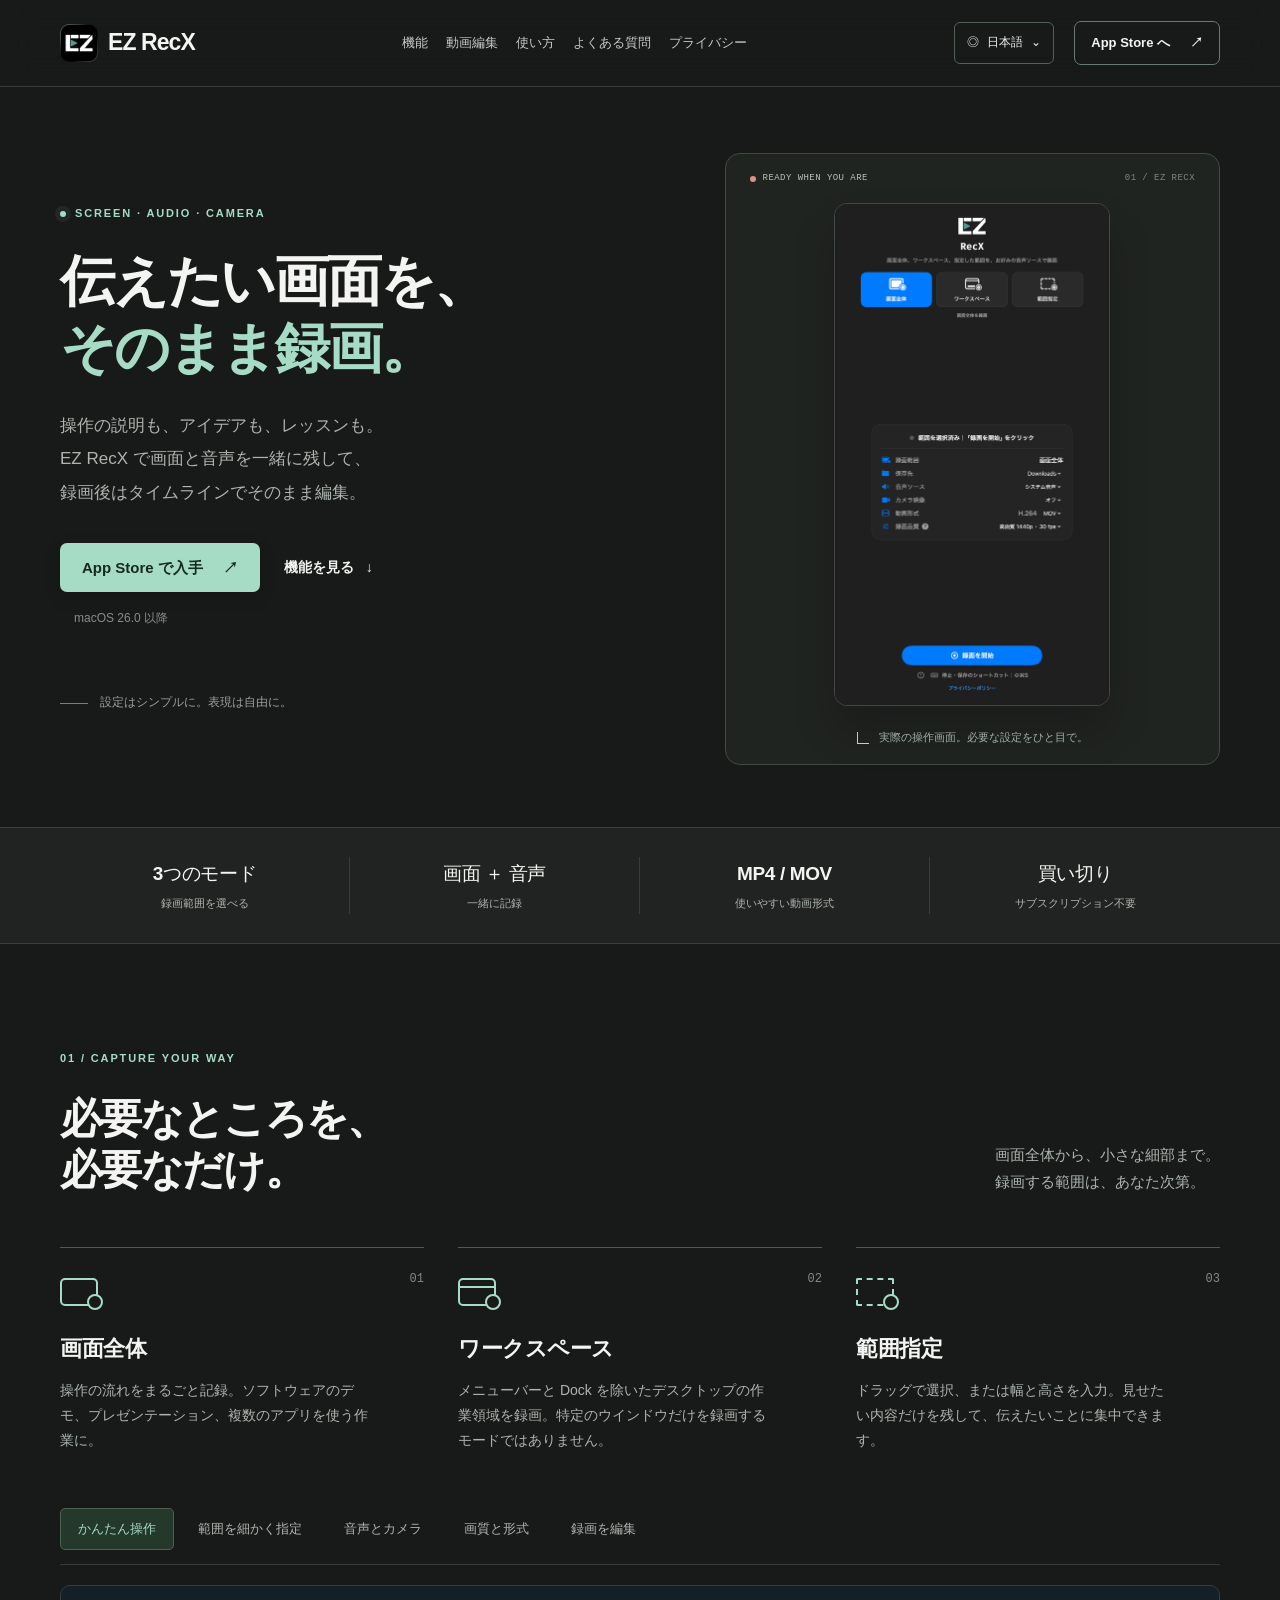
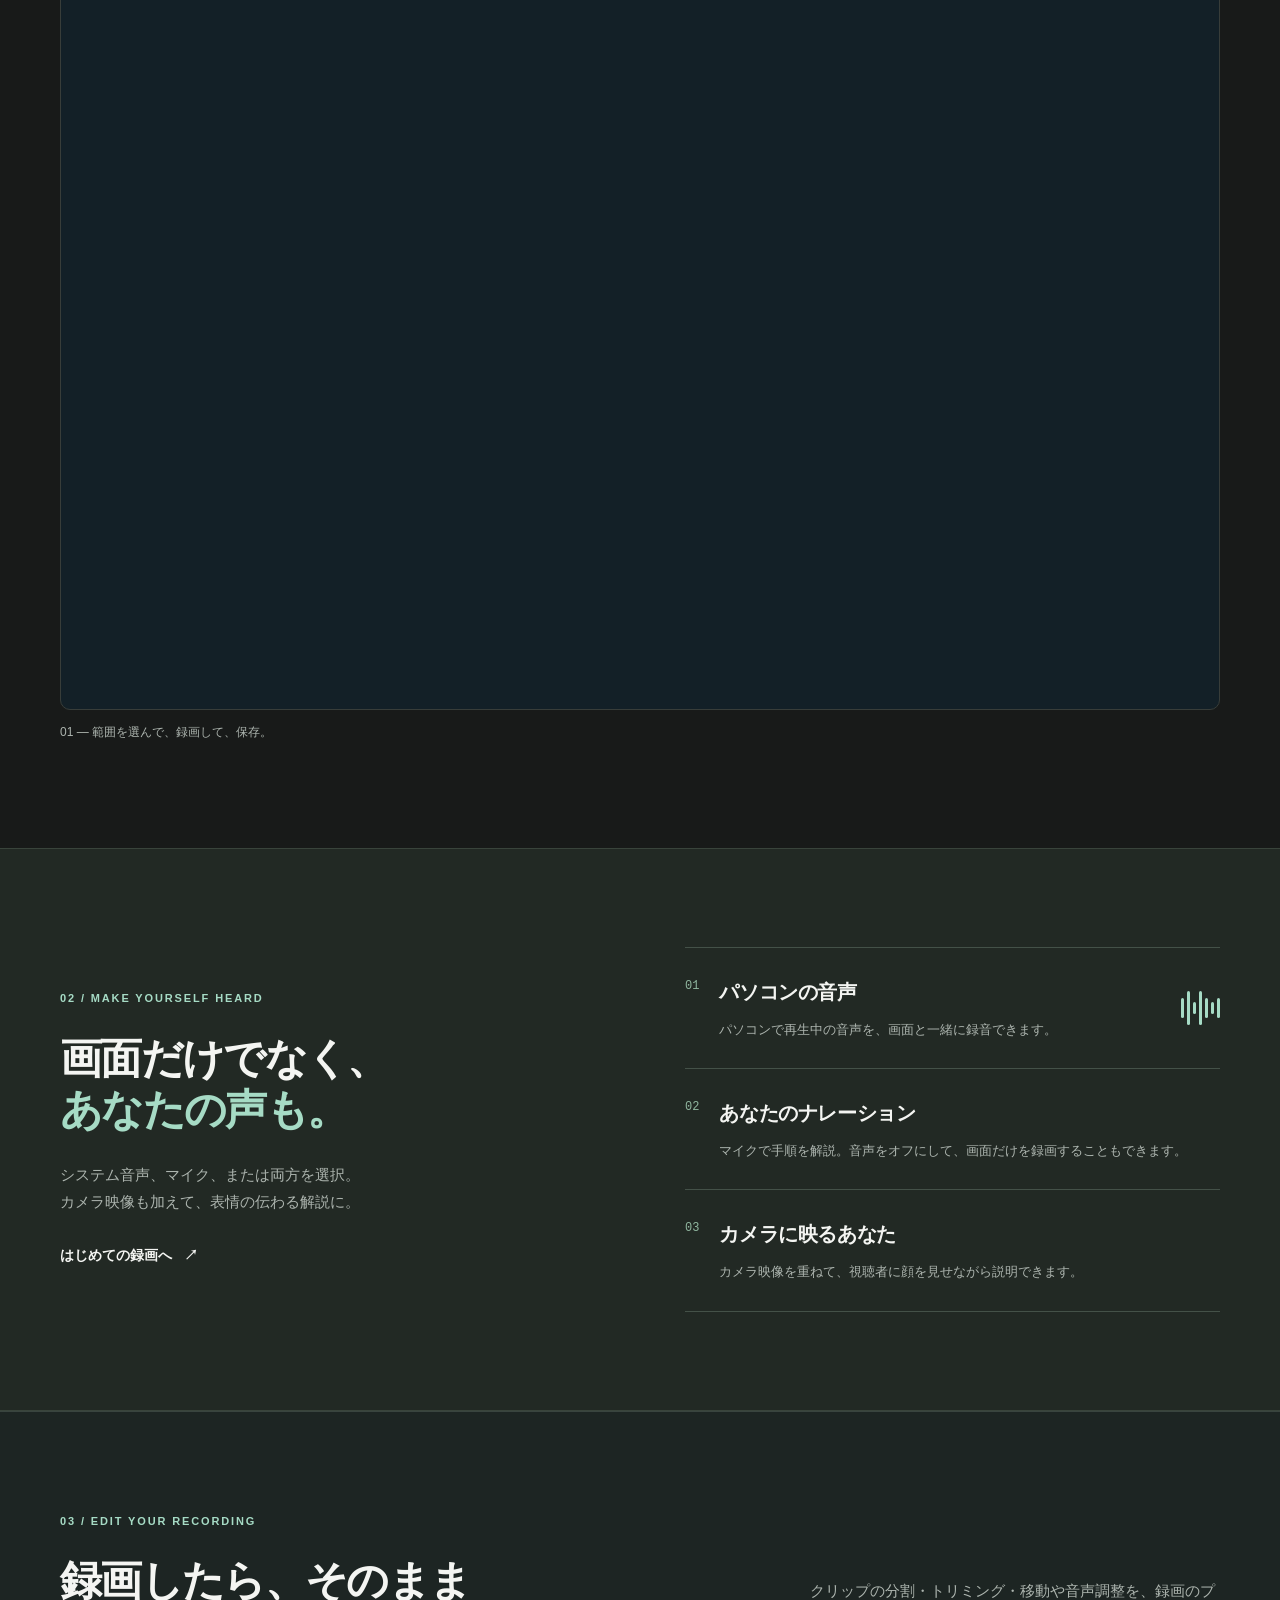
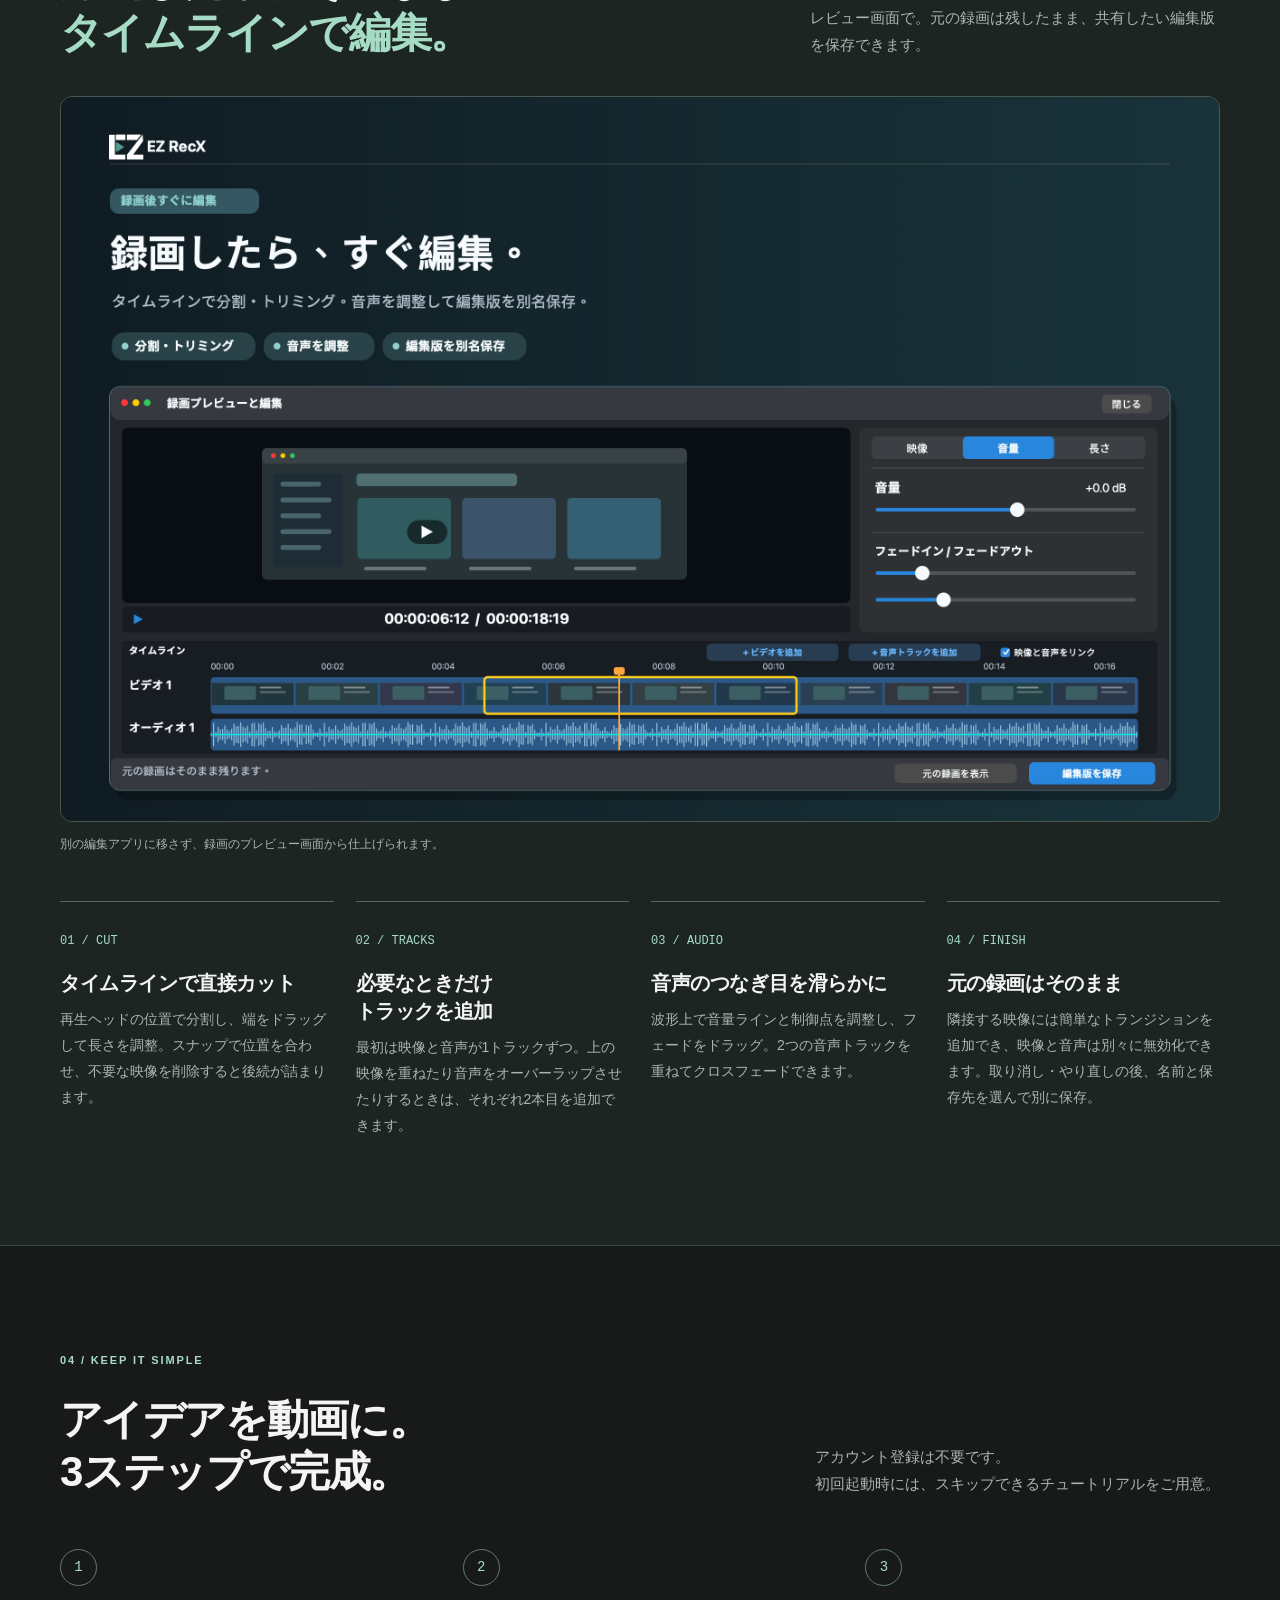
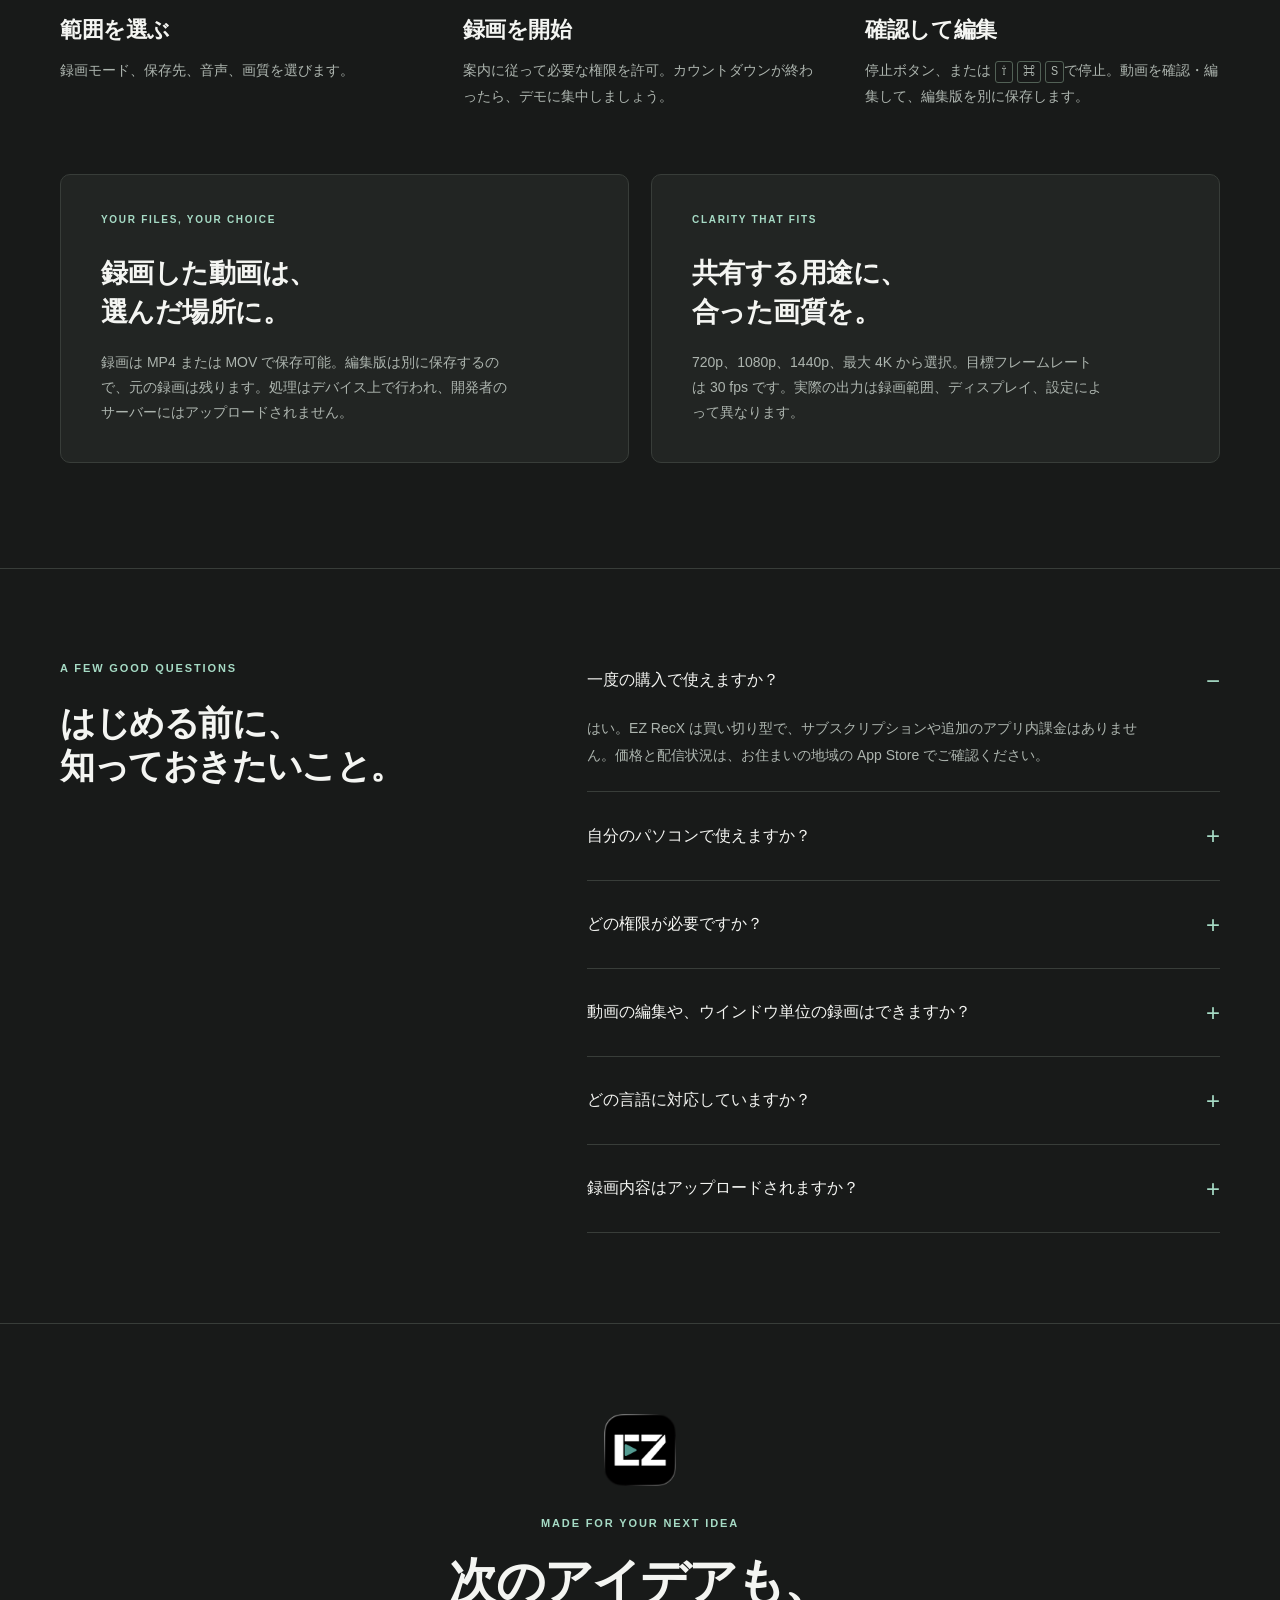
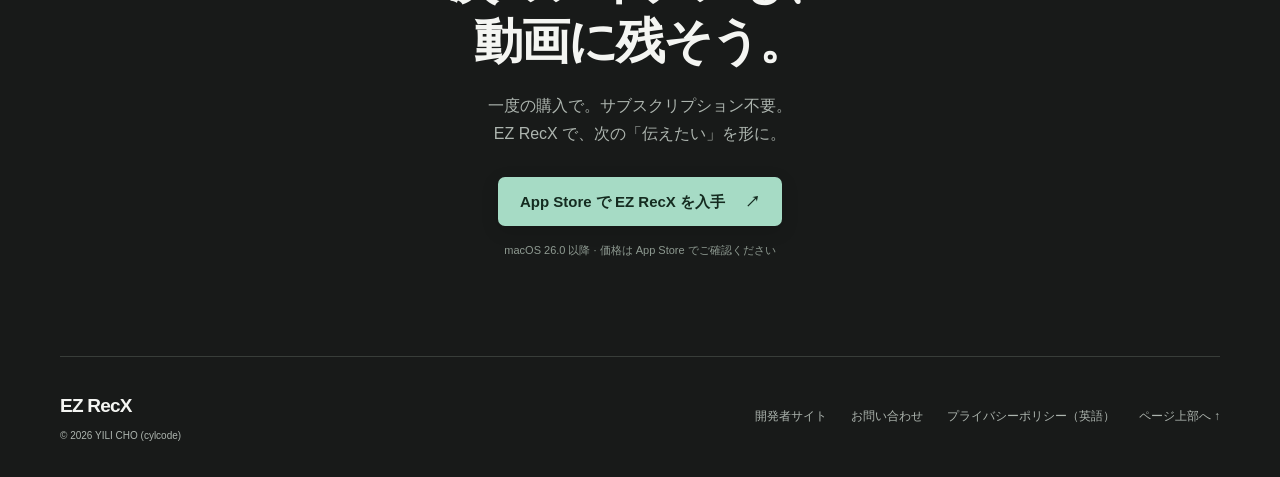
<file: ez-recx/ja.html>
<!doctype html>
<html lang="ja">
<head>
  <meta charset="utf-8">
  <meta name="viewport" content="width=device-width,initial-scale=1">
  <meta name="theme-color" content="#181a19">
  <title>EZ RecX｜画面も音声も、かんたん録画</title>
  <meta name="description" content="画面全体、ワークスペース、指定した範囲を、システム音声・マイク・カメラと一緒に録画。EZ RecX は買い切り型で、サブスクリプション不要。macOS 26.0 以降に対応。">
  <meta property="og:title" content="EZ RecX｜画面も音声も、かんたん録画">
  <meta property="og:description" content="操作のデモから、残しておきたいアイデアまで。買い切り型で、サブスクリプション不要。">
  <meta property="og:type" content="website">
  <meta property="og:locale" content="ja_JP">
  <link rel="icon" href="assets/optimized/favicon-48.png?v=33b04a75c38f" type="image/png">
  <link rel="stylesheet" href="styles.css?v=afb937c7f499">
  <link rel="stylesheet" href="editor-section.css?v=20261001">
  <script src="page.js?v=81de78c7f0d6" defer></script>
  <link rel="canonical" href="https://cylcode.pages.dev/ez-recx/ja.html">
  <meta property="og:url" content="https://cylcode.pages.dev/ez-recx/ja.html">
  <meta property="og:image" content="https://cylcode.pages.dev/ez-recx/assets/ja/feature-screen.png?v=fa39d05a0e6c">
  <link rel="alternate" hreflang="zh-Hant" href="https://cylcode.pages.dev/ez-recx/">
  <link rel="alternate" hreflang="en" href="https://cylcode.pages.dev/ez-recx/en.html">
  <link rel="alternate" hreflang="zh-Hans" href="https://cylcode.pages.dev/ez-recx/zh-Hans.html">
  <link rel="alternate" hreflang="ja" href="https://cylcode.pages.dev/ez-recx/ja.html">
  <link rel="alternate" hreflang="x-default" href="https://cylcode.pages.dev/ez-recx/">
  <style id="language-menu-critical">
/* Inline with every page so an older cached stylesheet cannot break the menu. */
.nav{gap:20px}
.nav nav{gap:18px;flex-wrap:wrap}
.nav-cta{flex-shrink:0}
.language-switch{position:relative;flex-shrink:0;margin-left:auto;font-size:12px}
.language-switch>summary{display:flex;align-items:center;gap:8px;cursor:pointer;list-style:none;padding:9px 12px;border:1px solid #526156;border-radius:6px;color:#f4f5f2;white-space:nowrap}
.language-switch>summary::-webkit-details-marker{display:none}
.language-switch>summary::marker{content:""}
.language-switch>summary:hover,.language-switch[open]>summary{border-color:#a6dbc5}
.language-switch>.language-options{position:absolute;right:0;top:calc(100% + 8px);z-index:20;display:none;width:180px;max-width:calc(100vw - 40px);padding:6px;background:#242925;border:1px solid #526156;border-radius:8px;box-shadow:0 12px 32px #0006}
.language-switch[open]>.language-options{display:grid;grid-template-columns:minmax(0,1fr);gap:2px}
.language-switch>.language-options>a{display:block;width:100%;padding:10px 12px;border-radius:4px;white-space:nowrap;text-decoration:none;line-height:1.8}
.language-options>a:hover,.language-options>a[aria-current="page"]{background:#34483a;color:#a6dbc5}
.language-switch>summary:focus-visible,.language-options>a:focus-visible{outline:2px solid #a6dbc5;outline-offset:3px}
@media(max-width:1150px){html{scroll-padding-top:140px}.nav{flex-wrap:wrap;padding-block:12px;row-gap:12px}.nav nav{order:3;flex-basis:100%;justify-content:center}.nav nav a:not(.privacy-nav){display:inline}}
@media(max-width:700px){.nav-cta{display:none}.nav nav{gap:10px 18px;line-height:1.7}.language-switch>summary{padding:8px 10px}}
  </style>
</head>
<body>
  <a class="skip" href="#main">本文へスキップ</a>
  <header class="header">
    <div class="nav wrap">
      <a class="brand" href="#top" aria-label="EZ RecX ホーム"><img src="assets/optimized/icon-192.png?v=334416957951" decoding="async" alt="" width="38" height="38"><span>EZ RecX</span></a>
      <nav aria-label="メインナビゲーション"><a href="#features">機能</a><a href="#editing">動画編集</a><a href="#how">使い方</a><a href="#faq">よくある質問</a><a class="privacy-nav" href="https://cylcode.pages.dev/privacy/#macos-en" aria-label="プライバシーポリシー（英語）">プライバシー</a></nav>
      <details class="language-switch"><summary aria-label="言語を選択: 日本語"><span aria-hidden="true">◎</span> 日本語 <span aria-hidden="true">⌄</span></summary><div class="language-options"><a href="index.html" lang="zh-Hant" hreflang="zh-Hant">繁體中文</a><a href="en.html" lang="en" hreflang="en">English</a><a href="zh-Hans.html" lang="zh-Hans" hreflang="zh-Hans">简体中文</a><a href="ja.html" lang="ja" hreflang="ja" aria-current="page">日本語</a></div></details>
      <a class="button nav-cta" href="https://apps.apple.com/app/id6809180442?mt=12">App Store へ <span aria-hidden="true">↗</span></a>
    </div>
  </header>
  <main id="main">
    <section class="hero wrap" id="top" aria-labelledby="hero-title">
      <div class="hero-copy">
        <p class="eyebrow"><span class="status-dot"></span> SCREEN · AUDIO · CAMERA</p>
        <h1 id="hero-title">伝えたい画面を、<br><span>そのまま録画。</span></h1>
        <p class="intro">操作の説明も、アイデアも、レッスンも。<br>EZ RecX で画面と音声を一緒に残して、<br>録画後はタイムラインでそのまま編集。</p>
        <div class="hero-actions"><a class="button primary" href="https://apps.apple.com/app/id6809180442?mt=12">App Store で入手 <span aria-hidden="true">↗</span></a><a class="text-link" href="#features">機能を見る <span aria-hidden="true">↓</span></a></div>
        <p class="purchase-note"><!-- 一度の購入で。サブスクリプション不要。--><span>macOS 26.0 以降</span></p>
        <div class="hero-signature"><span class="tiny-line"></span> 設定はシンプルに。表現は自由に。</div>
      </div>
      <figure class="hero-visual">
        <div class="frame-label"><span class="record-dot"></span> READY WHEN YOU ARE <span>01 / EZ RECX</span></div>
        <div class="app-frame"><img src="assets/optimized/ja-app-main-552.webp?v=3668d4676968" srcset="assets/optimized/ja-app-main-552.webp?v=3668d4676968 552w, assets/optimized/ja-app-main-828.webp?v=843cd49e6f40 828w" sizes="(max-width:700px) 244px, 276px" decoding="async" width="1920" height="3510" alt="EZ RecX の日本語画面：3つの録画モード、音声・画質設定、録画開始ボタン" fetchpriority="high"></div>
        <figcaption><span class="frame-corner" aria-hidden="true"></span> 実際の操作画面。必要な設定をひと目で。</figcaption>
      </figure>
    </section>
    <div class="spec-strip"><div class="wrap specs"><div><strong>3つのモード</strong><span>録画範囲を選べる</span></div><div><strong>画面 ＋ 音声</strong><span>一緒に記録</span></div><div><strong>MP4 / MOV</strong><span>使いやすい動画形式</span></div><div><strong>買い切り</strong><span>サブスクリプション不要</span></div></div></div>
    <section class="section wrap" id="features" aria-labelledby="features-title">
      <div class="section-head"><div><p class="eyebrow">01 / CAPTURE YOUR WAY</p><h2 id="features-title">必要なところを、<br>必要なだけ。</h2></div><p>画面全体から、小さな細部まで。<br>録画する範囲は、あなた次第。</p></div>
      <div class="mode-grid">
        <article class="mode"><span class="mode-number">01</span><div class="mode-icon screen-icon" aria-hidden="true"></div><h3>画面全体</h3><p>操作の流れをまるごと記録。ソフトウェアのデモ、プレゼンテーション、複数のアプリを使う作業に。</p></article>
        <article class="mode"><span class="mode-number">02</span><div class="mode-icon workspace-icon" aria-hidden="true"></div><h3>ワークスペース</h3><p>メニューバーと Dock を除いたデスクトップの作業領域を録画。特定のウインドウだけを録画するモードではありません。</p></article>
        <article class="mode"><span class="mode-number">03</span><div class="mode-icon area-icon" aria-hidden="true"></div><h3>範囲指定</h3><p>ドラッグで選択、または幅と高さを入力。見せたい内容だけを残して、伝えたいことに集中できます。</p></article>
      </div>
      <div class="gallery">
        <div class="gallery-controls" aria-label="製品紹介画像の切り替え">
          <button type="button" data-shot="screen" data-src="assets/optimized/ja-feature-screen-1600.webp?v=1c7baefbbc04" data-srcset="assets/optimized/ja-feature-screen-800.webp?v=8b09cc8404b7 800w, assets/optimized/ja-feature-screen-1600.webp?v=1c7baefbbc04 1600w, assets/optimized/ja-feature-screen-2560.webp?v=4a802c280794 2560w" data-alt="EZ RecX：画面全体、ワークスペース、範囲指定" data-caption="01 — 範囲を選んで、録画して、保存。" aria-pressed="true">かんたん操作</button><button type="button" data-shot="area" data-src="assets/optimized/ja-feature-area-1600.webp?v=4d736fda67a0" data-srcset="assets/optimized/ja-feature-area-800.webp?v=4d8497d26f7f 800w, assets/optimized/ja-feature-area-1600.webp?v=4d736fda67a0 1600w, assets/optimized/ja-feature-area-2560.webp?v=2a633ba47d99 2560w" data-alt="EZ RecX：ドラッグやサイズ入力で録画範囲を設定" data-caption="02 — 必要な範囲を、正確に選択。" aria-pressed="false">範囲を細かく指定</button><button type="button" data-shot="audio" data-src="assets/optimized/ja-feature-audio-1600.webp?v=38053bd97949" data-srcset="assets/optimized/ja-feature-audio-800.webp?v=788114466cd1 800w, assets/optimized/ja-feature-audio-1600.webp?v=38053bd97949 1600w, assets/optimized/ja-feature-audio-2560.webp?v=d147f58f4a7b 2560w" data-alt="EZ RecX：システム音声、マイク、カメラ設定" data-caption="03 — 画面と一緒に、あなたの声も。" aria-pressed="false">音声とカメラ</button><button type="button" data-shot="quality" data-src="assets/optimized/ja-feature-quality-1600.webp?v=d951519ba073" data-srcset="assets/optimized/ja-feature-quality-800.webp?v=9034280df872 800w, assets/optimized/ja-feature-quality-1600.webp?v=d951519ba073 1600w, assets/optimized/ja-feature-quality-2560.webp?v=864b0f672d7b 2560w" data-alt="EZ RecX：録画画質と MP4・MOV 形式" data-caption="04 — 用途に合わせて、画質を選択。" aria-pressed="false">画質と形式</button>
          <button type="button" data-shot="edit" data-src="assets/ja/02_Edit_Your_Recording_v2_ja.png" data-alt="EZ RecX の録画編集画面：クリップの分割・トリミング、音量調整、編集版の保存" data-caption="05 — 録画したら、そのまま編集。" aria-pressed="false">録画を編集</button>
        </div>
        <figure><img id="feature-image" src="assets/optimized/ja-feature-screen-1600.webp?v=1c7baefbbc04" srcset="assets/optimized/ja-feature-screen-800.webp?v=8b09cc8404b7 800w, assets/optimized/ja-feature-screen-1600.webp?v=1c7baefbbc04 1600w, assets/optimized/ja-feature-screen-2560.webp?v=4a802c280794 2560w" sizes="(max-width:700px) calc(100vw - 40px), (max-width:1000px) calc(100vw - 48px), (max-width:1240px) calc(100vw - 80px), 1160px" decoding="async" alt="EZ RecX：画面全体、ワークスペース、範囲指定" width="2560" height="1600" loading="lazy"><figcaption id="feature-caption" aria-live="polite">01 — 範囲を選んで、録画して、保存。</figcaption></figure>
        <noscript><p class="muted">その他の紹介画像：<a href="assets/ja/feature-area.png?v=7a64ad2eea98">範囲を細かく指定</a> · <a href="assets/ja/feature-audio.png?v=2c1f2fb9fb88">音声とカメラ</a> · <a href="assets/ja/feature-quality.png?v=491a80bcdae3">画質と形式</a> · <a href="assets/ja/02_Edit_Your_Recording_v2_ja.png">録画編集</a></p></noscript>
      </div>
    </section>
    <section class="sound-section"><div class="wrap sound-grid">
      <div><p class="eyebrow">02 / MAKE YOURSELF HEARD</p><h2>画面だけでなく、<br><span>あなたの声も。</span></h2><p class="section-copy">システム音声、マイク、または両方を選択。<br>カメラ映像も加えて、表情の伝わる解説に。</p><a class="text-link" href="#how">はじめての録画へ <span aria-hidden="true">↗</span></a></div>
      <div class="sound-list"><article><span aria-hidden="true">01</span><div><h3>パソコンの音声</h3><p>パソコンで再生中の音声を、画面と一緒に録音できます。</p></div><div class="wave" aria-hidden="true"><i></i><i></i><i></i><i></i><i></i><i></i><i></i></div></article><article><span aria-hidden="true">02</span><div><h3>あなたのナレーション</h3><p>マイクで手順を解説。音声をオフにして、画面だけを録画することもできます。</p></div></article><article><span aria-hidden="true">03</span><div><h3>カメラに映るあなた</h3><p>カメラ映像を重ねて、視聴者に顔を見せながら説明できます。</p></div></article></div>
    </div></section>
    <section class="edit-section" id="editing" aria-labelledby="editing-title"><div class="wrap">
      <div class="edit-heading"><div><p class="eyebrow">03 / EDIT YOUR RECORDING</p><h2 id="editing-title">録画したら、そのまま<br><span>タイムラインで編集。</span></h2></div><p>クリップの分割・トリミング・移動や音声調整を、録画のプレビュー画面で。元の録画は残したまま、共有したい編集版を保存できます。</p></div>
      <figure class="edit-visual"><img src="assets/ja/02_Edit_Your_Recording_v2_ja.png" width="2560" height="1600" loading="lazy" decoding="async" alt="EZ RecX の動画編集画面：映像・音声のタイムライン、クリップ選択、音量調整"><figcaption>別の編集アプリに移さず、録画のプレビュー画面から仕上げられます。</figcaption></figure>
      <div class="edit-points">
        <article><span>01 / CUT</span><h3>タイムラインで直接カット</h3><p>再生ヘッドの位置で分割し、端をドラッグして長さを調整。スナップで位置を合わせ、不要な映像を削除すると後続が詰まります。</p></article>
        <article><span>02 / TRACKS</span><h3>必要なときだけトラックを追加</h3><p>最初は映像と音声が1トラックずつ。上の映像を重ねたり音声をオーバーラップさせたりするときは、それぞれ2本目を追加できます。</p></article>
        <article><span>03 / AUDIO</span><h3>音声のつなぎ目を滑らかに</h3><p>波形上で音量ラインと制御点を調整し、フェードをドラッグ。2つの音声トラックを重ねてクロスフェードできます。</p></article>
        <article><span>04 / FINISH</span><h3>元の録画はそのまま</h3><p>隣接する映像には簡単なトランジションを追加でき、映像と音声は別々に無効化できます。取り消し・やり直しの後、名前と保存先を選んで別に保存。</p></article>
      </div>
    </div></section>
    <section class="section wrap" id="how" aria-labelledby="how-title">
      <div class="section-head"><div><p class="eyebrow">04 / KEEP IT SIMPLE</p><h2 id="how-title">アイデアを動画に。<br>3ステップで完成。</h2></div><p>アカウント登録は不要です。<br>初回起動時には、スキップできるチュートリアルをご用意。</p></div>
      <ol class="steps"><li><span>1</span><h3>範囲を選ぶ</h3><p>録画モード、保存先、音声、画質を選びます。</p></li><li><span>2</span><h3>録画を開始</h3><p>案内に従って必要な権限を許可。カウントダウンが終わったら、デモに集中しましょう。</p></li><li><span>3</span><h3>確認して編集</h3><p>停止ボタン、または <kbd>⇧</kbd> <kbd>⌘</kbd> <kbd>S</kbd>で停止。動画を確認・編集して、編集版を別に保存します。</p></li></ol>
      <div class="details-grid"><article><p class="eyebrow">YOUR FILES, YOUR CHOICE</p><h3>録画した動画は、<br>選んだ場所に。</h3><p>録画は MP4 または MOV で保存可能。編集版は別に保存するので、元の録画は残ります。処理はデバイス上で行われ、開発者のサーバーにはアップロードされません。</p></article><article><p class="eyebrow">CLARITY THAT FITS</p><h3>共有する用途に、<br>合った画質を。</h3><p>720p、1080p、1440p、最大 4K から選択。目標フレームレートは 30 fps です。実際の出力は録画範囲、ディスプレイ、設定によって異なります。</p></article></div>
    </section>
    <section class="faq-section" id="faq"><div class="wrap faq-grid"><div><p class="eyebrow">A FEW GOOD QUESTIONS</p><h2>はじめる前に、<br>知っておきたいこと。</h2></div><div class="faq-items">
      <details open><summary>一度の購入で使えますか？</summary><p>はい。EZ RecX は買い切り型で、サブスクリプションや追加のアプリ内課金はありません。価格と配信状況は、お住まいの地域の App Store でご確認ください。</p></details>
      <details><summary>自分のパソコンで使えますか？</summary><p>macOS 26.0 以降に対応した Apple Silicon または Intel Mac が必要です。macOS 用アプリであり、iPhone・iPad 用ではありません。購入前に OS のバージョンをご確認ください。</p></details>
      <details><summary>どの権限が必要ですか？</summary><p>画面の録画には画面収録の権限が必要です。マイクやカメラを使う場合は、それぞれの権限も許可してください。「システム設定 → プライバシーとセキュリティ」で管理できます。再起動を求められた場合は、案内に従ってアプリを開き直してください。</p></details>
      <details><summary>動画の編集や、ウインドウ単位の録画はできますか？</summary><p>録画後にクリップの分割・トリミングや音量調整を行い、元の録画を上書きせずに編集版を保存できます。ワークスペースはメニューバーと Dock を除いた範囲の録画で、個別ウインドウの録画ではありません。画面の一部だけを録画する場合は、範囲指定をご利用ください。</p></details>
      <details><summary>どの言語に対応していますか？</summary><p>アプリと本サイトは、日本語・英語・繁体字中国語・簡体字中国語に対応しています。サイト右上のメニューから言語を切り替えられます。</p></details>
      <details><summary>録画内容はアップロードされますか？</summary><p>アプリが録画内容を開発者のサーバーへアップロードすることはありません。動画は指定した場所に保存されます。クラウド同期フォルダを選んだ場合、同期はそのサービスが行います。録画前に必要な権利や許可を確認し、著作権とプライバシーを尊重してください。</p></details>
    </div></div></section>
    <section class="closing wrap" aria-labelledby="closing-title"><img src="assets/optimized/icon-192.png?v=334416957951" decoding="async" width="72" height="72" alt="EZ RecX アイコン" loading="lazy"><p class="eyebrow">MADE FOR YOUR NEXT IDEA</p><h2 id="closing-title">次のアイデアも、<br>動画に残そう。</h2><p>一度の購入で。サブスクリプション不要。<br>EZ RecX で、次の「伝えたい」を形に。</p><a class="button primary" href="https://apps.apple.com/app/id6809180442?mt=12">App Store で EZ RecX を入手 <span aria-hidden="true">↗</span></a><small>macOS 26.0 以降 · 価格は App Store でご確認ください</small></section>
  </main>
  <footer class="wrap footer"><div><a class="brand" href="#top">EZ RecX</a><p>© 2026 YILI CHO (cylcode)</p></div><nav aria-label="フッターナビゲーション"><a href="https://cylcode.pages.dev/">開発者サイト</a><a href="https://cylcode.pages.dev/#contact">お問い合わせ</a><a href="https://cylcode.pages.dev/privacy/#macos-en">プライバシーポリシー（英語）</a><a href="#top">ページ上部へ ↑</a></nav></footer>
</body>
</html>
</file>
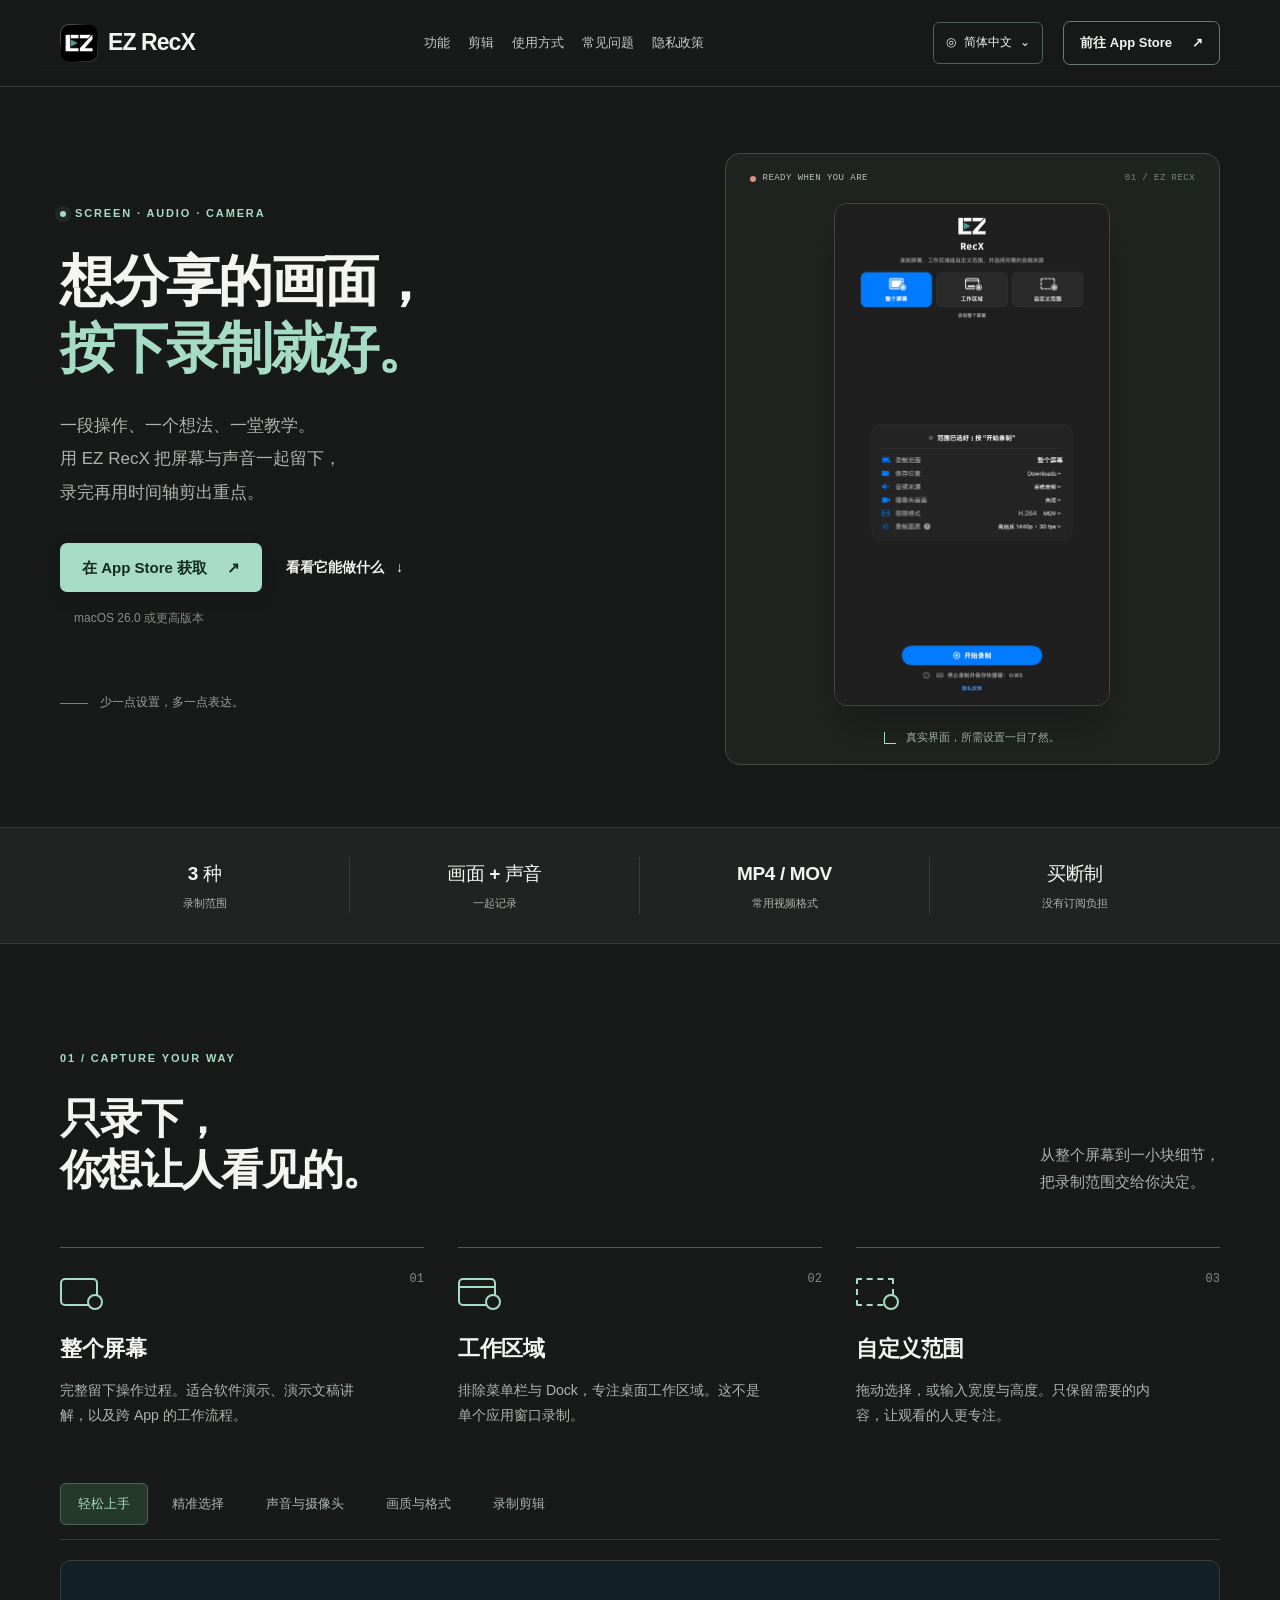
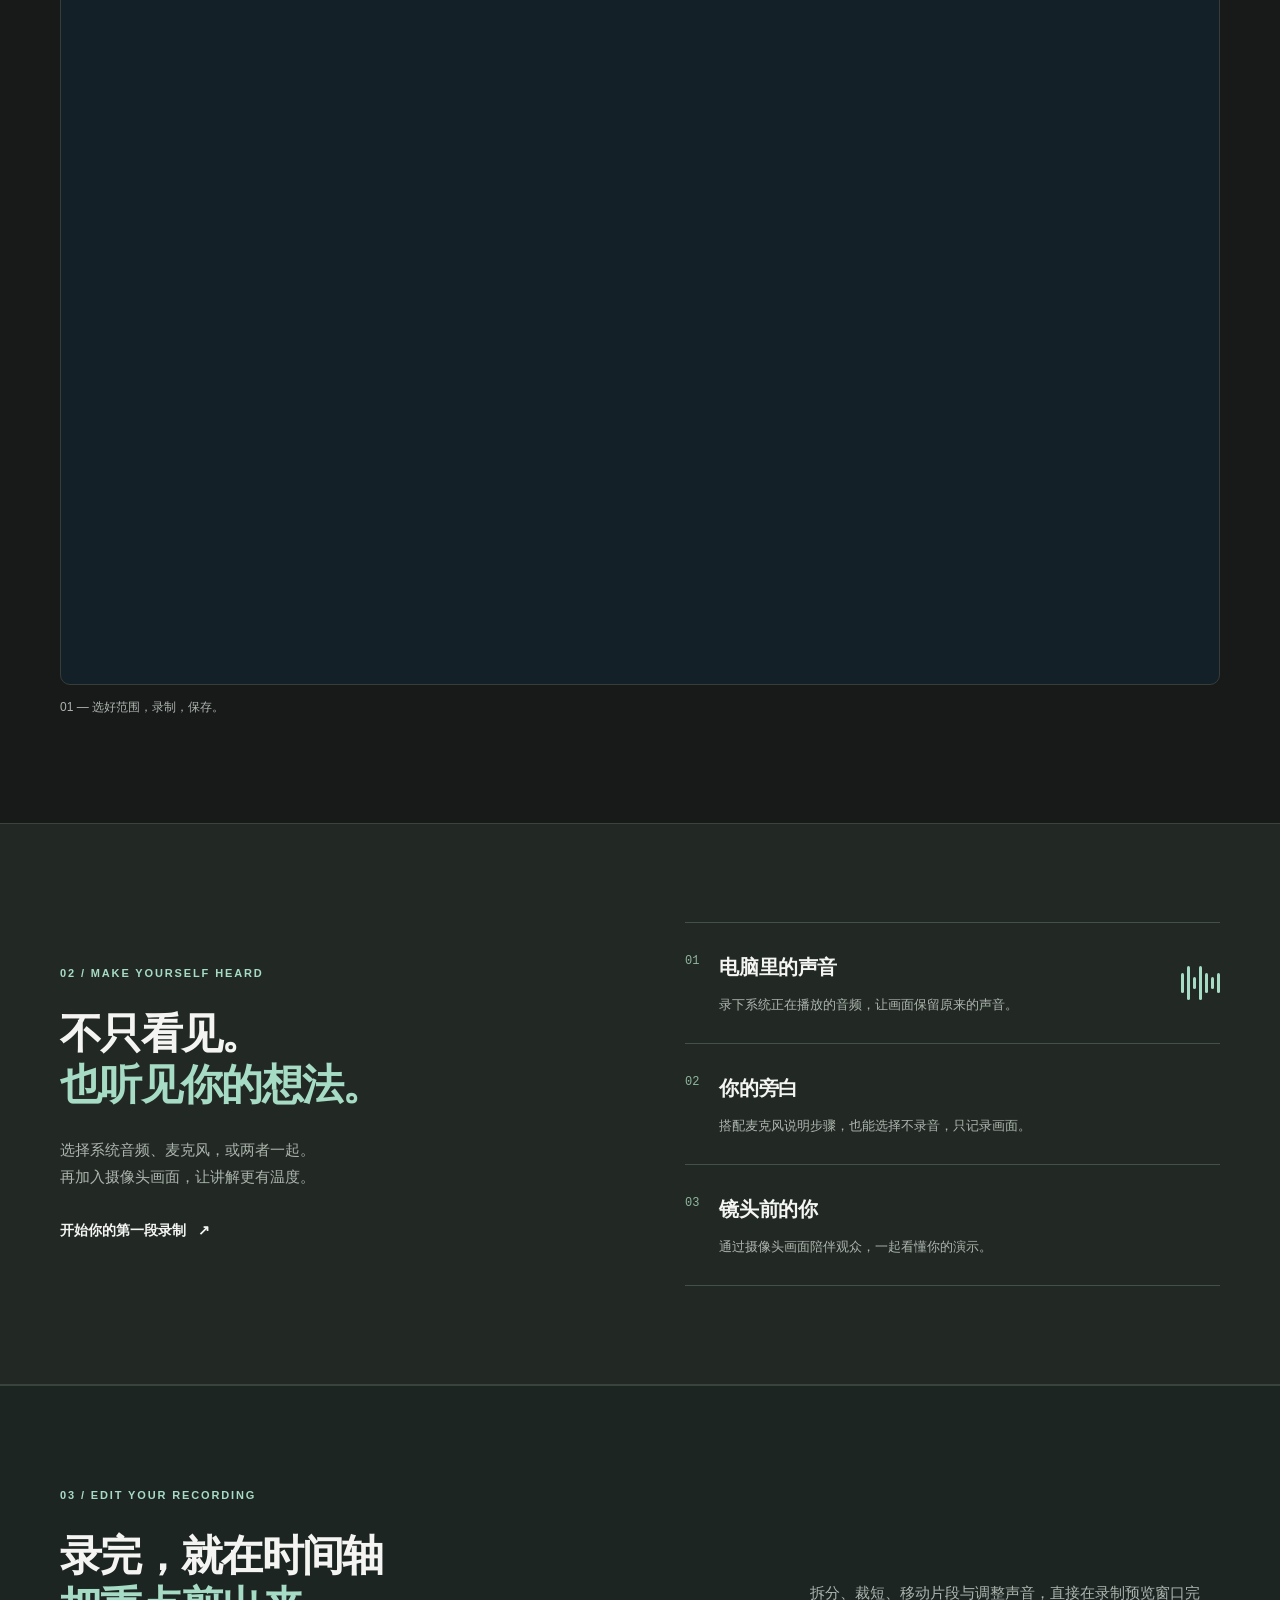
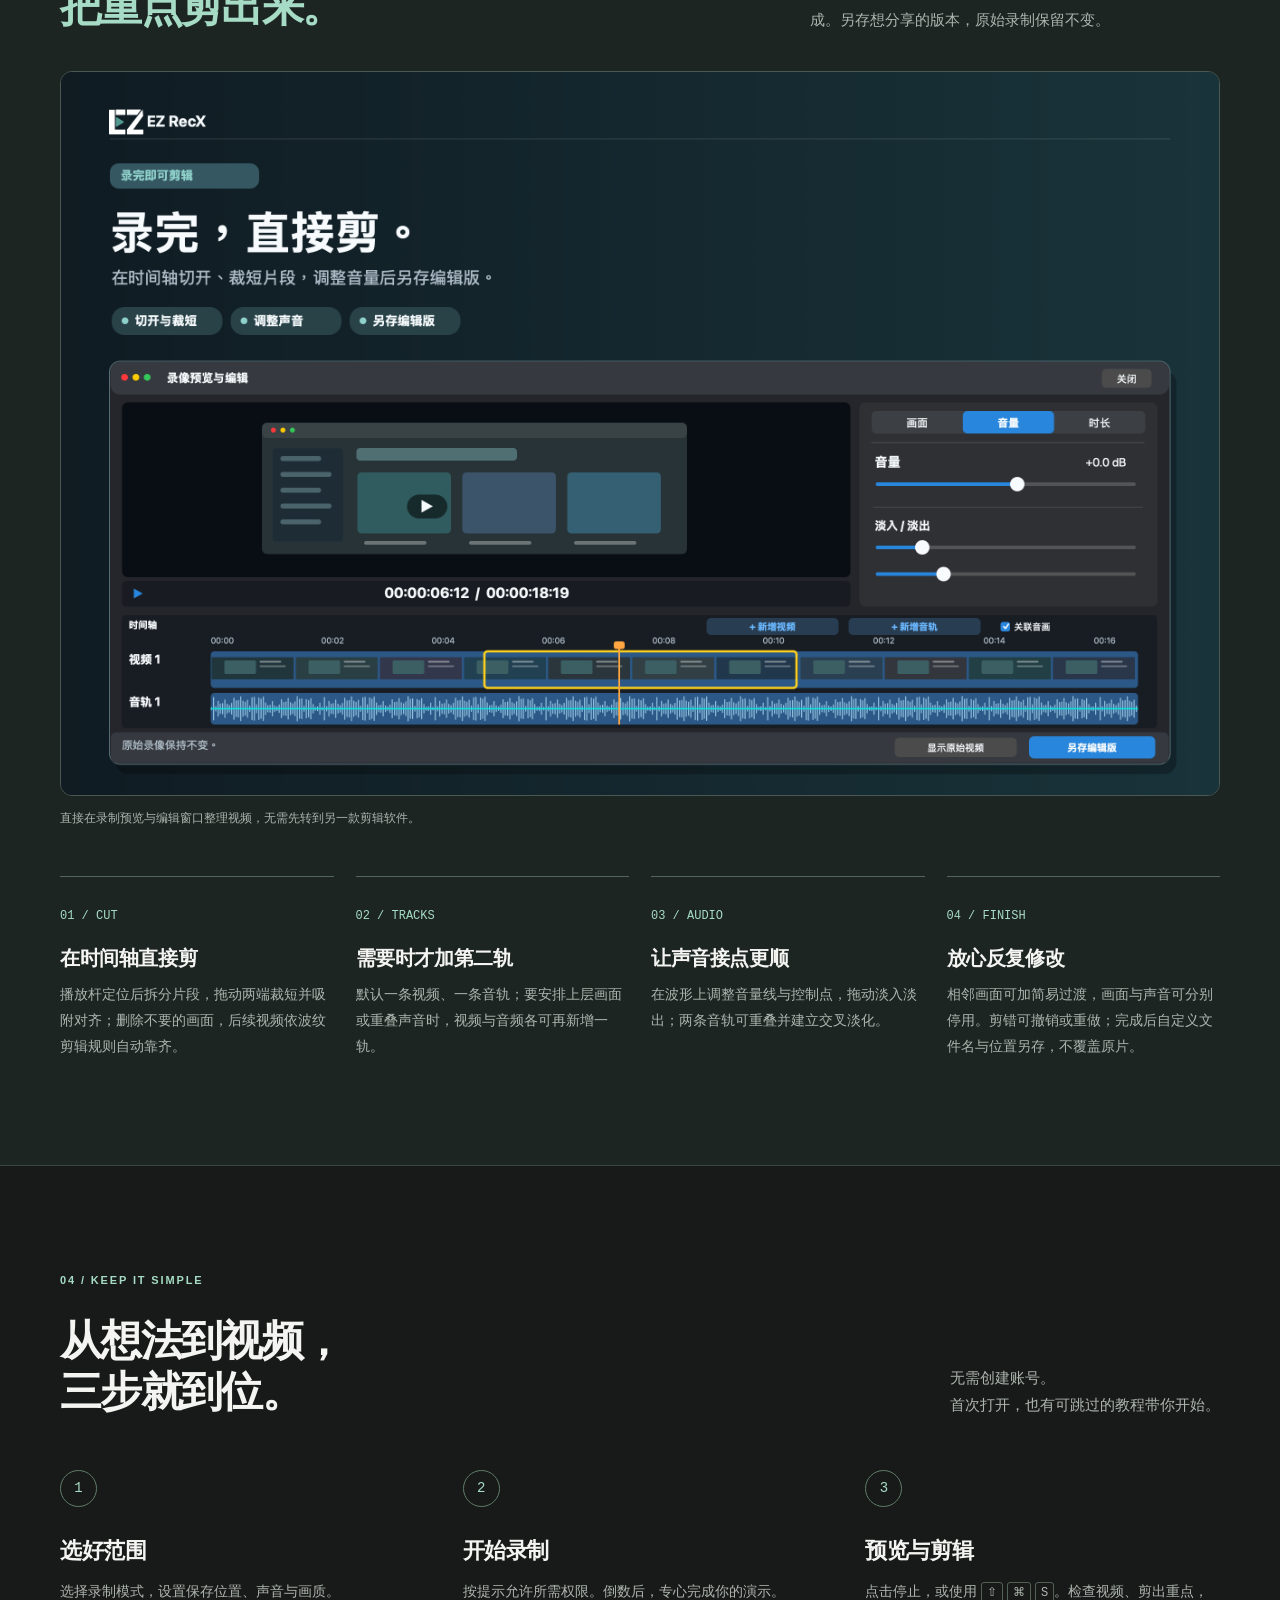
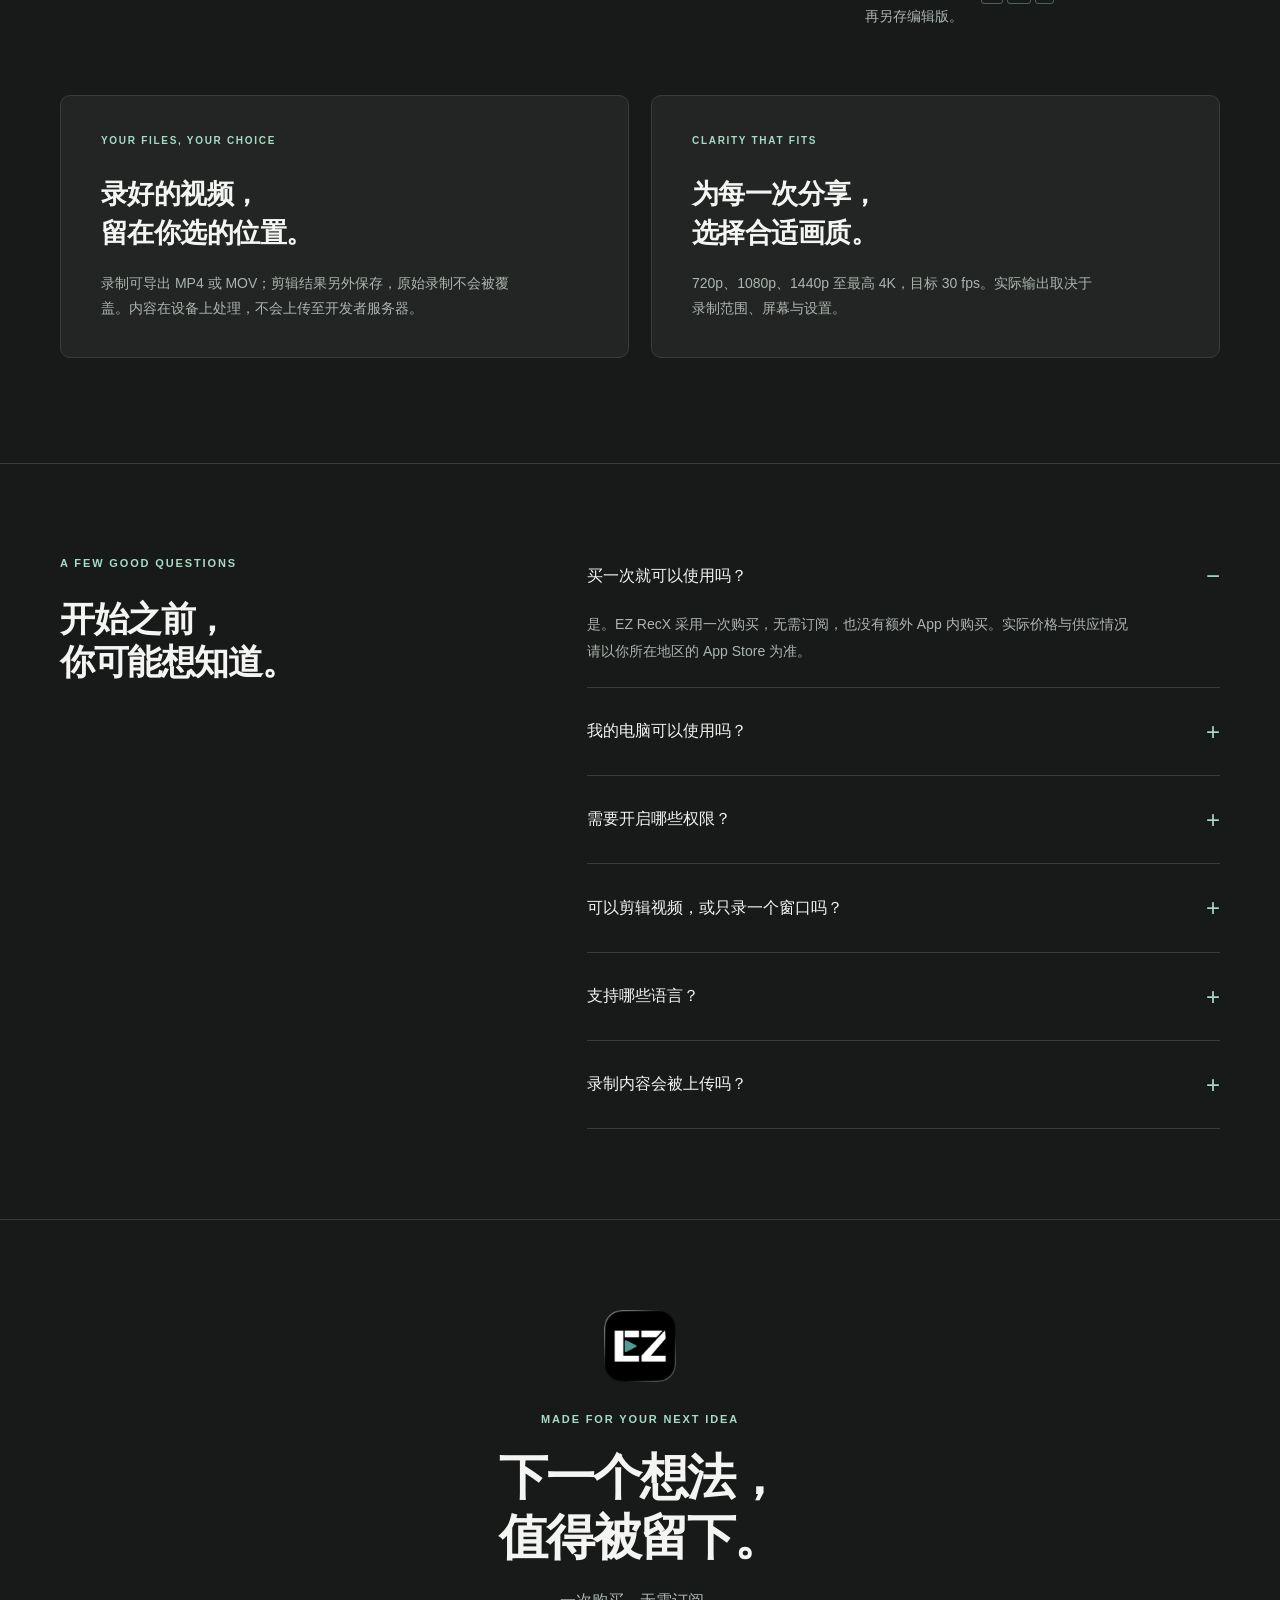
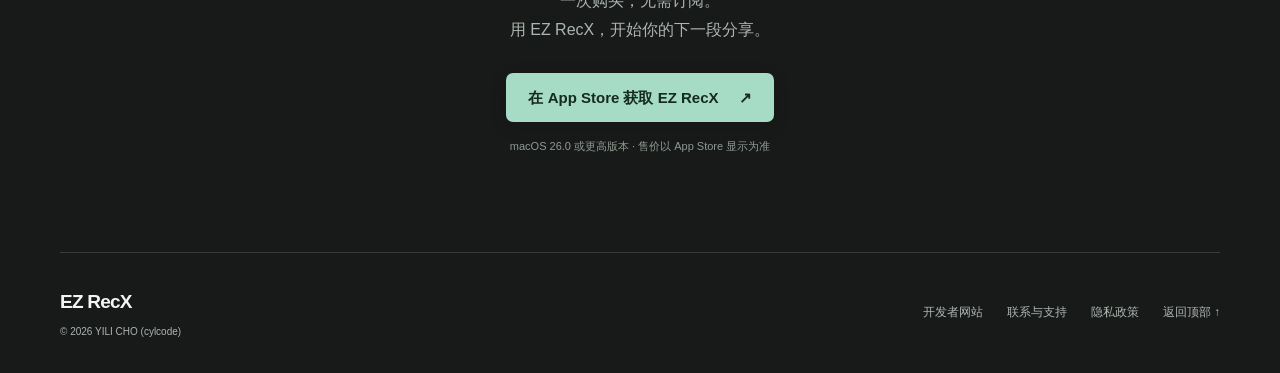
<file: ez-recx/zh-Hans.html>
<!doctype html>
<html lang="zh-Hans">
<head>
  <meta charset="utf-8">
  <meta name="viewport" content="width=device-width,initial-scale=1">
  <meta name="theme-color" content="#181a19">
  <title>EZ RecX｜屏幕、声音，轻松录下</title>
  <meta name="description" content="EZ RecX 屏幕录制工具：选择整个屏幕、工作区域或自定义范围，搭配系统音频、麦克风与摄像头画面。一次购买，无需订阅。支持 macOS 26.0 或更高版本。">
  <meta property="og:title" content="EZ RecX｜屏幕、声音，轻松录下">
  <meta property="og:description" content="从一段操作演示，到一份值得保存的灵感。一次购买，无需订阅。">
  <meta property="og:type" content="website">
  <meta property="og:locale" content="zh_CN">
  <link rel="icon" href="assets/optimized/favicon-48.png?v=33b04a75c38f" type="image/png">
  <link rel="stylesheet" href="styles.css?v=afb937c7f499">
  <link rel="stylesheet" href="editor-section.css?v=20261001">
  <script src="page.js?v=81de78c7f0d6" defer></script>
  <link rel="canonical" href="https://cylcode.pages.dev/ez-recx/zh-Hans.html">
  <meta property="og:url" content="https://cylcode.pages.dev/ez-recx/zh-Hans.html">
  <meta property="og:image" content="https://cylcode.pages.dev/ez-recx/assets/zh-Hans/feature-screen.png?v=363d215ff0ea">
  <link rel="alternate" hreflang="zh-Hant" href="https://cylcode.pages.dev/ez-recx/">
  <link rel="alternate" hreflang="en" href="https://cylcode.pages.dev/ez-recx/en.html">
  <link rel="alternate" hreflang="zh-Hans" href="https://cylcode.pages.dev/ez-recx/zh-Hans.html">
  <link rel="alternate" hreflang="ja" href="https://cylcode.pages.dev/ez-recx/ja.html">
  <link rel="alternate" hreflang="x-default" href="https://cylcode.pages.dev/ez-recx/">
  <style id="language-menu-critical">
/* Inline with every page so an older cached stylesheet cannot break the menu. */
.nav{gap:20px}
.nav nav{gap:18px;flex-wrap:wrap}
.nav-cta{flex-shrink:0}
.language-switch{position:relative;flex-shrink:0;margin-left:auto;font-size:12px}
.language-switch>summary{display:flex;align-items:center;gap:8px;cursor:pointer;list-style:none;padding:9px 12px;border:1px solid #526156;border-radius:6px;color:#f4f5f2;white-space:nowrap}
.language-switch>summary::-webkit-details-marker{display:none}
.language-switch>summary::marker{content:""}
.language-switch>summary:hover,.language-switch[open]>summary{border-color:#a6dbc5}
.language-switch>.language-options{position:absolute;right:0;top:calc(100% + 8px);z-index:20;display:none;width:180px;max-width:calc(100vw - 40px);padding:6px;background:#242925;border:1px solid #526156;border-radius:8px;box-shadow:0 12px 32px #0006}
.language-switch[open]>.language-options{display:grid;grid-template-columns:minmax(0,1fr);gap:2px}
.language-switch>.language-options>a{display:block;width:100%;padding:10px 12px;border-radius:4px;white-space:nowrap;text-decoration:none;line-height:1.8}
.language-options>a:hover,.language-options>a[aria-current="page"]{background:#34483a;color:#a6dbc5}
.language-switch>summary:focus-visible,.language-options>a:focus-visible{outline:2px solid #a6dbc5;outline-offset:3px}
@media(max-width:1150px){html{scroll-padding-top:140px}.nav{flex-wrap:wrap;padding-block:12px;row-gap:12px}.nav nav{order:3;flex-basis:100%;justify-content:center}.nav nav a:not(.privacy-nav){display:inline}}
@media(max-width:700px){.nav-cta{display:none}.nav nav{gap:10px 18px;line-height:1.7}.language-switch>summary{padding:8px 10px}}
  </style>
</head>
<body>
  <a class="skip" href="#main">跳至主要内容</a>
  <header class="header">
    <div class="nav wrap">
      <a class="brand" href="#top" aria-label="EZ RecX 首页"><img src="assets/optimized/icon-192.png?v=334416957951" decoding="async" alt="" width="38" height="38"><span>EZ RecX</span></a>
      <nav aria-label="主菜单"><a href="#features">功能</a><a href="#editing">剪辑</a><a href="#how">使用方式</a><a href="#faq">常见问题</a><a class="privacy-nav" href="https://cylcode.pages.dev/privacy/#macos-zh-Hans">隐私政策</a></nav>
      <details class="language-switch"><summary aria-label="选择语言: 简体中文"><span aria-hidden="true">◎</span> 简体中文 <span aria-hidden="true">⌄</span></summary><div class="language-options"><a href="index.html" lang="zh-Hant" hreflang="zh-Hant">繁體中文</a><a href="en.html" lang="en" hreflang="en">English</a><a href="zh-Hans.html" lang="zh-Hans" hreflang="zh-Hans" aria-current="page">简体中文</a><a href="ja.html" lang="ja" hreflang="ja">日本語</a></div></details>
      <a class="button nav-cta" href="https://apps.apple.com/app/id6809180442?mt=12">前往 App Store <span aria-hidden="true">↗</span></a>
    </div>
  </header>
  <main id="main">
    <section class="hero wrap" id="top" aria-labelledby="hero-title">
      <div class="hero-copy">
        <p class="eyebrow"><span class="status-dot"></span> SCREEN · AUDIO · CAMERA</p>
        <h1 id="hero-title">想分享的画面，<br><span>按下录制就好。</span></h1>
        <p class="intro">一段操作、一个想法、一堂教学。<br>用 EZ RecX 把屏幕与声音一起留下，<br>录完再用时间轴剪出重点。</p>
        <div class="hero-actions"><a class="button primary" href="https://apps.apple.com/app/id6809180442?mt=12">在 App Store 获取 <span aria-hidden="true">↗</span></a><a class="text-link" href="#features">看看它能做什么 <span aria-hidden="true">↓</span></a></div>
        <p class="purchase-note"><!-- 一次购买，无需订阅。--><span>macOS 26.0 或更高版本</span></p>
        <div class="hero-signature"><span class="tiny-line"></span> 少一点设置，多一点表达。</div>
      </div>
      <figure class="hero-visual">
        <div class="frame-label"><span class="record-dot"></span> READY WHEN YOU ARE <span>01 / EZ RECX</span></div>
        <div class="app-frame"><img src="assets/optimized/zh-Hans-app-main-552.webp?v=6c53750f83b5" srcset="assets/optimized/zh-Hans-app-main-552.webp?v=6c53750f83b5 552w, assets/optimized/zh-Hans-app-main-828.webp?v=780c732e98cc 828w" sizes="(max-width:700px) 244px, 276px" decoding="async" width="1920" height="3510" alt="EZ RecX 简体中文主界面：三种录制模式、音频及画质设置与开始录制按钮" fetchpriority="high"></div>
        <figcaption><span class="frame-corner" aria-hidden="true"></span> 真实界面，所需设置一目了然。</figcaption>
      </figure>
    </section>
    <div class="spec-strip"><div class="wrap specs"><div><strong>3 种</strong><span>录制范围</span></div><div><strong>画面 + 声音</strong><span>一起记录</span></div><div><strong>MP4 / MOV</strong><span>常用视频格式</span></div><div><strong>买断制</strong><span>没有订阅负担</span></div></div></div>
    <section class="section wrap" id="features" aria-labelledby="features-title">
      <div class="section-head"><div><p class="eyebrow">01 / CAPTURE YOUR WAY</p><h2 id="features-title">只录下，<br>你想让人看见的。</h2></div><p>从整个屏幕到一小块细节，<br>把录制范围交给你决定。</p></div>
      <div class="mode-grid">
        <article class="mode"><span class="mode-number">01</span><div class="mode-icon screen-icon" aria-hidden="true"></div><h3>整个屏幕</h3><p>完整留下操作过程。适合软件演示、演示文稿讲解，以及跨 App 的工作流程。</p></article>
        <article class="mode"><span class="mode-number">02</span><div class="mode-icon workspace-icon" aria-hidden="true"></div><h3>工作区域</h3><p>排除菜单栏与 Dock，专注桌面工作区域。这不是单个应用窗口录制。</p></article>
        <article class="mode"><span class="mode-number">03</span><div class="mode-icon area-icon" aria-hidden="true"></div><h3>自定义范围</h3><p>拖动选择，或输入宽度与高度。只保留需要的内容，让观看的人更专注。</p></article>
      </div>
      <div class="gallery">
        <div class="gallery-controls" aria-label="切换产品介绍图">
          <button type="button" data-shot="screen" data-src="assets/optimized/zh-Hans-feature-screen-1600.webp?v=794f729e2de9" data-srcset="assets/optimized/zh-Hans-feature-screen-800.webp?v=2aa93ff59244 800w, assets/optimized/zh-Hans-feature-screen-1600.webp?v=794f729e2de9 1600w, assets/optimized/zh-Hans-feature-screen-2560.webp?v=88076d7db8c9 2560w" data-alt="EZ RecX 产品介绍：整个屏幕、工作区域与自定义范围" data-caption="01 — 选好范围，录制，保存。" aria-pressed="true">轻松上手</button><button type="button" data-shot="area" data-src="assets/optimized/zh-Hans-feature-area-1600.webp?v=a3171a063c8a" data-srcset="assets/optimized/zh-Hans-feature-area-800.webp?v=000281a0c036 800w, assets/optimized/zh-Hans-feature-area-1600.webp?v=a3171a063c8a 1600w, assets/optimized/zh-Hans-feature-area-2560.webp?v=3926324cb1df 2560w" data-alt="EZ RecX 产品介绍：拖动与输入尺寸设置录制范围" data-caption="02 — 精准选择，只录下你需要的范围。" aria-pressed="false">精准选择</button><button type="button" data-shot="audio" data-src="assets/optimized/zh-Hans-feature-audio-1600.webp?v=efff22a17ac9" data-srcset="assets/optimized/zh-Hans-feature-audio-800.webp?v=bf13076eaa2c 800w, assets/optimized/zh-Hans-feature-audio-1600.webp?v=efff22a17ac9 1600w, assets/optimized/zh-Hans-feature-audio-2560.webp?v=1e06d1c9aa2d 2560w" data-alt="EZ RecX 产品介绍：系统音频、麦克风与摄像头设置" data-caption="03 — 录下画面，也录下你的声音。" aria-pressed="false">声音与摄像头</button><button type="button" data-shot="quality" data-src="assets/optimized/zh-Hans-feature-quality-1600.webp?v=f73563e1c885" data-srcset="assets/optimized/zh-Hans-feature-quality-800.webp?v=02e8cfaf2f28 800w, assets/optimized/zh-Hans-feature-quality-1600.webp?v=f73563e1c885 1600w, assets/optimized/zh-Hans-feature-quality-2560.webp?v=a65ab9ffe6e4 2560w" data-alt="EZ RecX 产品介绍：录制画质与 MP4、MOV 格式" data-caption="04 — 根据用途，选择合适画质。" aria-pressed="false">画质与格式</button>
          <button type="button" data-shot="edit" data-src="assets/zh-Hans/02_Edit_Your_Recording_v2_Hans.png" data-alt="EZ RecX 录制预览与编辑：在时间轴拆分、裁短片段、调整音量并另存编辑版" data-caption="05 — 录完，直接剪辑。" aria-pressed="false">录制剪辑</button>
        </div>
        <figure><img id="feature-image" src="assets/optimized/zh-Hans-feature-screen-1600.webp?v=794f729e2de9" srcset="assets/optimized/zh-Hans-feature-screen-800.webp?v=2aa93ff59244 800w, assets/optimized/zh-Hans-feature-screen-1600.webp?v=794f729e2de9 1600w, assets/optimized/zh-Hans-feature-screen-2560.webp?v=88076d7db8c9 2560w" sizes="(max-width:700px) calc(100vw - 40px), (max-width:1000px) calc(100vw - 48px), (max-width:1240px) calc(100vw - 80px), 1160px" decoding="async" alt="EZ RecX 产品介绍：整个屏幕、工作区域与自定义范围" width="2560" height="1600" loading="lazy"><figcaption id="feature-caption" aria-live="polite">01 — 选好范围，录制，保存。</figcaption></figure>
        <noscript><p class="muted">更多介绍图：<a href="assets/zh-Hans/feature-area.png?v=923252b9a8cc">精准选择</a> · <a href="assets/zh-Hans/feature-audio.png?v=c00703ed77bb">声音与摄像头</a> · <a href="assets/zh-Hans/feature-quality.png?v=31ebed15b514">画质与格式</a> · <a href="assets/zh-Hans/02_Edit_Your_Recording_v2_Hans.png">录制剪辑</a></p></noscript>
      </div>
    </section>
    <section class="sound-section"><div class="wrap sound-grid">
      <div><p class="eyebrow">02 / MAKE YOURSELF HEARD</p><h2>不只看见。<br><span>也听见你的想法。</span></h2><p class="section-copy">选择系统音频、麦克风，或两者一起。<br>再加入摄像头画面，让讲解更有温度。</p><a class="text-link" href="#how">开始你的第一段录制 <span aria-hidden="true">↗</span></a></div>
      <div class="sound-list"><article><span aria-hidden="true">01</span><div><h3>电脑里的声音</h3><p>录下系统正在播放的音频，让画面保留原来的声音。</p></div><div class="wave" aria-hidden="true"><i></i><i></i><i></i><i></i><i></i><i></i><i></i></div></article><article><span aria-hidden="true">02</span><div><h3>你的旁白</h3><p>搭配麦克风说明步骤，也能选择不录音，只记录画面。</p></div></article><article><span aria-hidden="true">03</span><div><h3>镜头前的你</h3><p>通过摄像头画面陪伴观众，一起看懂你的演示。</p></div></article></div>
    </div></section>
    <section class="edit-section" id="editing" aria-labelledby="editing-title"><div class="wrap">
      <div class="edit-heading"><div><p class="eyebrow">03 / EDIT YOUR RECORDING</p><h2 id="editing-title">录完，就在时间轴<br><span>把重点剪出来。</span></h2></div><p>拆分、裁短、移动片段与调整声音，直接在录制预览窗口完成。另存想分享的版本，原始录制保留不变。</p></div>
      <figure class="edit-visual"><img src="assets/zh-Hans/02_Edit_Your_Recording_v2_Hans.png" width="2560" height="1600" loading="lazy" decoding="async" alt="EZ RecX 录制编辑器：视频与音轨时间轴、片段选择及音量控制"><figcaption>直接在录制预览与编辑窗口整理视频，无需先转到另一款剪辑软件。</figcaption></figure>
      <div class="edit-points">
        <article><span>01 / CUT</span><h3>在时间轴直接剪</h3><p>播放杆定位后拆分片段，拖动两端裁短并吸附对齐；删除不要的画面，后续视频依波纹剪辑规则自动靠齐。</p></article>
        <article><span>02 / TRACKS</span><h3>需要时才加第二轨</h3><p>默认一条视频、一条音轨；要安排上层画面或重叠声音时，视频与音频各可再新增一轨。</p></article>
        <article><span>03 / AUDIO</span><h3>让声音接点更顺</h3><p>在波形上调整音量线与控制点，拖动淡入淡出；两条音轨可重叠并建立交叉淡化。</p></article>
        <article><span>04 / FINISH</span><h3>放心反复修改</h3><p>相邻画面可加简易过渡，画面与声音可分别停用。剪错可撤销或重做；完成后自定义文件名与位置另存，不覆盖原片。</p></article>
      </div>
    </div></section>
    <section class="section wrap" id="how" aria-labelledby="how-title">
      <div class="section-head"><div><p class="eyebrow">04 / KEEP IT SIMPLE</p><h2 id="how-title">从想法到视频，<br>三步就到位。</h2></div><p>无需创建账号。<br>首次打开，也有可跳过的教程带你开始。</p></div>
      <ol class="steps"><li><span>1</span><h3>选好范围</h3><p>选择录制模式，设置保存位置、声音与画质。</p></li><li><span>2</span><h3>开始录制</h3><p>按提示允许所需权限。倒数后，专心完成你的演示。</p></li><li><span>3</span><h3>预览与剪辑</h3><p>点击停止，或使用 <kbd>⇧</kbd> <kbd>⌘</kbd> <kbd>S</kbd>。检查视频、剪出重点，再另存编辑版。</p></li></ol>
      <div class="details-grid"><article><p class="eyebrow">YOUR FILES, YOUR CHOICE</p><h3>录好的视频，<br>留在你选的位置。</h3><p>录制可导出 MP4 或 MOV；剪辑结果另外保存，原始录制不会被覆盖。内容在设备上处理，不会上传至开发者服务器。</p></article><article><p class="eyebrow">CLARITY THAT FITS</p><h3>为每一次分享，<br>选择合适画质。</h3><p>720p、1080p、1440p 至最高 4K，目标 30 fps。实际输出取决于录制范围、屏幕与设置。</p></article></div>
    </section>
    <section class="faq-section" id="faq"><div class="wrap faq-grid"><div><p class="eyebrow">A FEW GOOD QUESTIONS</p><h2>开始之前，<br>你可能想知道。</h2></div><div class="faq-items">
      <details open><summary>买一次就可以使用吗？</summary><p>是。EZ RecX 采用一次购买，无需订阅，也没有额外 App 内购买。实际价格与供应情况请以你所在地区的 App Store 为准。</p></details>
      <details><summary>我的电脑可以使用吗？</summary><p>需要 macOS 26.0 或更高版本，支持符合系统要求的 Apple Silicon 与 Intel Mac。这是 macOS App，不是 iPhone 或 iPad App。购买前请先确认系统版本。</p></details>
      <details><summary>需要开启哪些权限？</summary><p>录制画面需要屏幕录制相关权限。使用麦克风或摄像头时，还需允许对应权限。可在“系统设置 → 隐私与安全性”管理；若系统提示重新打开 App，请按提示操作。</p></details>
      <details><summary>可以剪辑视频，或只录一个窗口吗？</summary><p>录制后可在预览与编辑窗口拆分、裁短片段，调整声音，再另存编辑版；原始录制不会被覆盖。工作区域模式会排除菜单栏与 Dock，并非独立窗口捕捉；如果只需要局部画面，可以使用自定义范围。</p></details>
      <details><summary>支持哪些语言？</summary><p>App 与本产品介绍页均支持繁体中文、简体中文、英文与日文。可从网站右上角切换语言。</p></details>
      <details><summary>录制内容会被上传吗？</summary><p>App 不会将录制内容上传至开发者服务器。视频保存在你选择的位置；若选用云端同步文件夹，文件同步由该服务处理。录制前，请确认你拥有必要的权利与许可，并尊重版权及隐私。</p></details>
    </div></div></section>
    <section class="closing wrap" aria-labelledby="closing-title"><img src="assets/optimized/icon-192.png?v=334416957951" decoding="async" width="72" height="72" alt="EZ RecX 图标" loading="lazy"><p class="eyebrow">MADE FOR YOUR NEXT IDEA</p><h2 id="closing-title">下一个想法，<br>值得被留下。</h2><p>一次购买，无需订阅。<br>用 EZ RecX，开始你的下一段分享。</p><a class="button primary" href="https://apps.apple.com/app/id6809180442?mt=12">在 App Store 获取 EZ RecX <span aria-hidden="true">↗</span></a><small>macOS 26.0 或更高版本 · 售价以 App Store 显示为准</small></section>
  </main>
  <footer class="wrap footer"><div><a class="brand" href="#top">EZ RecX</a><p>© 2026 YILI CHO (cylcode)</p></div><nav aria-label="页脚菜单"><a href="https://cylcode.pages.dev/">开发者网站</a><a href="https://cylcode.pages.dev/#contact">联系与支持</a><a href="https://cylcode.pages.dev/privacy/#macos-zh-Hans">隐私政策</a><a href="#top">返回顶部 ↑</a></nav></footer>
</body>
</html>
</file>
<file: ez-recx/styles.css>
:root{color-scheme:dark;--bg:#181a19;--panel:#222523;--ink:#f4f5f2;--muted:#adb5af;--accent:#a6dbc5;--line:#383d39}
*{box-sizing:border-box}html{scroll-behavior:smooth;scroll-padding-top:110px}body{margin:0;background:var(--bg);color:var(--ink);font:16px/1.8 -apple-system,BlinkMacSystemFont,"Segoe UI","PingFang TC","Microsoft JhengHei",sans-serif}a{color:inherit;text-decoration:none}button{font:inherit}img{display:block;max-width:100%;height:auto}button,a,summary{-webkit-tap-highlight-color:transparent}a:focus-visible,button:focus-visible,summary:focus-visible{outline:3px solid var(--accent);outline-offset:6px}a:hover{color:var(--accent)}h1,h2,h3,p,figure{margin:0}h1,h2,h3{text-wrap:balance}h1,h2{font-weight:650;line-height:1.22;letter-spacing:-.04em}h3{font-weight:600;letter-spacing:-.02em}p{color:var(--muted)}.wrap{width:min(1160px,calc(100% - 80px));margin-inline:auto}.skip{position:fixed;left:20px;top:-100px;background:var(--accent);color:#151b17;padding:10px;z-index:10}.skip:focus{top:10px}.header{position:sticky;top:0;z-index:5;background:#181a19f5;border-bottom:1px solid var(--line);backdrop-filter:blur(16px)}.nav{min-height:86px;display:flex;align-items:center;gap:32px}.brand{display:flex;align-items:center;gap:10px;font-size:23px;font-weight:650;white-space:nowrap;letter-spacing:-.04em}.nav nav{display:flex;gap:26px;align-items:center;margin-left:auto;font-size:13px;color:#c4cbc6}.button{display:inline-flex;align-items:center;justify-content:center;gap:20px;border-radius:7px;padding:14px 22px;font-size:15px;font-weight:650;line-height:1.4;transition:background .2s,transform .2s}.button:hover{transform:translateY(-2px)}.nav-cta{border:1px solid #697a70;font-size:13px;padding:12px 16px}.primary{background:var(--accent);color:#152b20;box-shadow:0 5px 18px #0002}.primary:hover{background:#c8eedc;color:#12291c}.hero{display:grid;grid-template-columns:1.2fr 1fr;gap:70px;padding-top:62px;padding-bottom:58px;align-items:center;min-height:740px}.eyebrow{font-size:11px;letter-spacing:.17em;color:var(--accent);font-weight:600;display:flex;align-items:center;gap:9px;margin-bottom:24px}.status-dot{width:6px;height:6px;border-radius:50%;background:var(--accent);box-shadow:0 0 0 5px #a6dbc511}h1{font-size:clamp(34px,4.3vw,57px);margin-bottom:27px}h1 span,.sound-section h2 span{color:var(--accent)}.intro{font-size:17px;line-height:1.95}.hero-actions{display:flex;align-items:center;gap:24px;margin-top:34px;flex-wrap:wrap}.text-link{font-size:14px;font-weight:600;display:inline-flex;align-items:center;gap:12px}.purchase-note{font-size:12px;margin-top:16px}.purchase-note span{display:inline-block;margin-left:14px;color:#858e87}.hero-signature{margin-top:63px;font-size:12px;color:#99a39b;display:flex;align-items:center;gap:12px}.tiny-line{width:28px;height:1px;background:#75837a}.hero-visual{position:relative;display:flex;flex-direction:column;align-items:center;padding:18px 24px 16px;border:1px solid #414a43;border-radius:15px;background:#202421}.frame-label{align-self:stretch;display:flex;align-items:center;gap:7px;font:9px/1.5 ui-monospace,monospace;letter-spacing:.05em;color:#b6c1b9;margin-bottom:17px}.frame-label>span:last-child{margin-left:auto;color:#79887e}.record-dot{display:inline-block;width:6px;height:6px;border-radius:50%;background:#df9187}.app-frame{width:276px;max-width:100%;border:1px solid #434643;border-radius:13px;overflow:hidden;box-shadow:0 25px 40px #0003}.hero-visual figcaption{display:flex;align-items:center;gap:10px;font-size:11px;color:#a2afa6;margin-top:22px}.frame-corner{width:12px;height:12px;border-bottom:1px solid var(--accent);border-left:1px solid var(--accent)}.spec-strip{background:#202321;border-block:1px solid var(--line)}.specs{display:grid;grid-template-columns:repeat(4,1fr);padding-block:29px}.specs>div{display:flex;flex-direction:column;align-items:center;border-right:1px solid var(--line)}.specs>div:last-child{border:0}.specs strong{font-size:19px;font-weight:550;letter-spacing:-.02em}.specs span{font-size:11px;color:var(--muted);margin-top:3px}.section{padding-block:105px}.section-head{display:flex;justify-content:space-between;align-items:flex-end;gap:40px;margin-bottom:52px}h2{font-size:42px}.section-head>p{font-size:15px}.mode-grid{display:grid;grid-template-columns:repeat(3,1fr);gap:34px}.mode{position:relative;border-top:1px solid #515951;padding-top:30px}.mode-number{position:absolute;right:0;top:24px;font:12px ui-monospace,monospace;color:#7e8d82}.mode h3{font-size:22px;margin-top:23px;margin-bottom:9px}.mode p{font-size:14px;max-width:310px}.mode-icon{position:relative;width:38px;height:28px;border:2px solid var(--accent);border-radius:5px}.mode-icon:after{content:"";position:absolute;right:-7px;bottom:-6px;width:12px;height:12px;border-radius:50%;background:var(--bg);border:2px solid var(--accent)}.workspace-icon:before{content:"";position:absolute;top:6px;left:0;right:0;border-top:2px solid var(--accent)}.area-icon{border-style:dashed;border-radius:2px}.gallery{margin-top:55px}.gallery-controls{display:flex;gap:6px;border-bottom:1px solid var(--line);padding-bottom:14px;flex-wrap:wrap}.gallery-controls button{cursor:pointer;background:transparent;border:1px solid transparent;color:var(--muted);padding:8px 17px;border-radius:5px;font-size:13px}.gallery-controls button[aria-pressed="true"]{color:var(--accent);border-color:#4b6355;background:#24382c}.gallery-controls button:hover{color:var(--ink)}.gallery figure{margin-top:20px}.gallery figure img{width:100%;border:1px solid var(--line);border-radius:10px;aspect-ratio:1.6;object-fit:contain;background:#132027}.gallery figcaption{font-size:12px;color:var(--muted);margin-top:12px}.muted{font-size:13px}.sound-section{background:#222924;border-block:1px solid #39443b;padding-block:98px}.sound-grid{display:grid;grid-template-columns:1fr 1fr;gap:90px;align-items:center}.section-copy{margin-top:26px;margin-bottom:26px;font-size:15px}.sound-list article{display:flex;gap:20px;align-items:center;padding-block:26px;border-bottom:1px solid #445148}.sound-list article:first-child{border-top:1px solid #445148}.sound-list article>span{font:12px ui-monospace,monospace;color:#90b69f;align-self:flex-start;padding-top:5px}.sound-list h3{font-size:20px;margin-bottom:8px}.sound-list p{font-size:13px;line-height:1.85}.wave{display:flex;align-items:center;gap:3px;margin-left:auto;padding-left:7px}.wave i{width:3px;height:20px;background:var(--accent);border-radius:3px}.wave i:nth-child(2n){height:34px}.wave i:nth-child(3n){height:12px}.steps{list-style:none;padding:0;display:grid;grid-template-columns:repeat(3,1fr);gap:48px;counter-reset:step;margin:0 0 65px}.steps li>span{display:grid;place-items:center;border:1px solid #607c68;border-radius:50%;color:var(--accent);height:37px;width:37px;font:14px ui-monospace,monospace;margin-bottom:24px}.steps h3{font-size:22px;margin-bottom:9px}.steps p{font-size:14px}kbd{font:12px ui-monospace,monospace;border:1px solid #526156;border-radius:3px;padding:3px 5px;white-space:nowrap}.details-grid{display:grid;grid-template-columns:1fr 1fr;gap:22px}.details-grid article{padding:36px 40px;background:#222523;border:1px solid var(--line);border-radius:10px}.details-grid h3{font-size:27px;line-height:1.45;margin-bottom:18px}.details-grid p:last-child{font-size:14px;max-width:410px}.details-grid .eyebrow{font-size:10px;margin-bottom:25px}.faq-section{border-block:1px solid var(--line);padding-block:90px}.faq-grid{display:grid;grid-template-columns:1fr 1.4fr;gap:75px}.faq-grid h2{font-size:35px}.faq-items details{border-bottom:1px solid var(--line);padding:22px 0}.faq-items details:first-child{padding-top:0}.faq-items summary{font-size:16px;cursor:pointer;list-style:none;display:flex;align-items:center;justify-content:space-between;gap:20px}.faq-items summary::-webkit-details-marker{display:none}.faq-items summary:after{content:"+";color:var(--accent);font-size:24px;font-weight:300}.faq-items details[open] summary:after{content:"−"}.faq-items details p{font-size:14px;margin-top:13px;max-width:550px;line-height:1.95}.closing{text-align:center;padding-block:90px 95px}.closing>img{margin:0 auto 28px}.closing .eyebrow{justify-content:center;margin-bottom:18px}.closing h2{font-size:49px}.closing>p:not(.eyebrow){margin-top:20px;margin-bottom:28px}.closing small{display:block;margin-top:15px;color:#8e9a91;font-size:11px}.footer{display:flex;align-items:center;justify-content:space-between;gap:24px;padding-block:32px;border-top:1px solid var(--line)}.footer .brand{font-size:19px}.footer p{font-size:10px;margin-top:4px}.footer nav{display:flex;gap:24px;color:var(--muted);font-size:12px}
@media(min-width:1450px){.hero{gap:100px}.hero-visual{padding-inline:40px}}
@media(max-width:1000px){.wrap{width:calc(100% - 48px)}.nav{gap:16px}.nav nav{gap:15px}.nav nav a:not(.privacy-nav){display:none}.hero{gap:30px;min-height:680px}.hero-visual{padding-inline:18px}.hero-actions{gap:18px}.hero-signature{margin-top:40px}.sound-grid{gap:45px}h2{font-size:36px}.faq-grid{gap:35px}.footer nav{gap:15px}}
@media(max-width:700px){html{scroll-padding-top:100px}.wrap{width:calc(100% - 40px)}.nav{min-height:76px;gap:12px;flex-wrap:wrap;padding-block:13px}.brand{font-size:20px;gap:7px}.brand img{width:32px;height:32px}.nav nav{order:3;flex-basis:100%;justify-content:center;gap:25px;font-size:11px}.nav nav a:not(.privacy-nav){display:inline}.nav-cta{margin-left:auto;font-size:11px;padding:9px 12px;gap:8px}.hero{grid-template-columns:1fr;padding-top:49px;padding-bottom:35px;gap:38px}.eyebrow{font-size:10px;margin-bottom:21px}h1{font-size:clamp(31px,8.4vw,49px);margin-bottom:22px}.intro{font-size:15px}.hero-actions{margin-top:27px;gap:19px}.hero-actions .button{font-size:14px;padding:13px 17px}.text-link{font-size:12px}.purchase-note{font-size:11px}.purchase-note span{margin-left:8px}.hero-signature{display:none}.hero-visual{width:100%;max-width:470px;margin-inline:auto}.app-frame{width:244px}.frame-label{font-size:8px}.hero-visual figcaption{font-size:10px}.specs{grid-template-columns:1fr 1fr;row-gap:24px;padding-block:27px}.specs>div:nth-child(2){border:0}.specs strong{font-size:18px}.section{padding-block:65px}.section-head{display:block;margin-bottom:34px}.section-head>p{margin-top:23px;font-size:14px}h2{font-size:34px}.mode-grid{grid-template-columns:1fr;gap:29px}.mode{padding-top:24px;padding-left:64px;min-height:110px}.mode-icon{position:absolute;left:0;top:33px}.mode h3{margin-top:0;font-size:20px}.mode p{max-width:none;padding-right:15px}.mode-number{top:26px;font-size:10px}.gallery{margin-top:36px}.gallery-controls{gap:3px;justify-content:space-between}.gallery-controls button{padding:7px 6px;font-size:11px}.gallery figcaption{font-size:11px}.sound-section{padding-block:60px}.sound-grid{grid-template-columns:1fr;gap:37px}.sound-section h2{font-size:32px}.steps{grid-template-columns:1fr;gap:29px;margin-bottom:39px}.steps li{position:relative;padding-left:58px}.steps li>span{position:absolute;left:0;top:0}.steps h3{font-size:20px}.details-grid{grid-template-columns:1fr}.details-grid article{padding:29px}.details-grid h3{font-size:25px}.faq-section{padding-block:60px}.faq-grid{grid-template-columns:1fr;gap:34px}.faq-grid h2{font-size:32px}.faq-items summary{font-size:15px}.closing{padding-block:65px}.closing h2{font-size:40px}.footer{align-items:flex-start;flex-direction:column;padding-block:28px}.footer nav{flex-wrap:wrap;gap:12px 22px}}
@media(prefers-reduced-motion:reduce){html{scroll-behavior:auto}*,*:before,*:after{transition:none!important;animation:none!important}}

/* Real page links keep language switching accessible without JavaScript. */
.nav{gap:20px}.nav nav{gap:18px;flex-wrap:wrap}.language-switch{position:relative;flex-shrink:0;margin-left:auto;font-size:12px}.language-switch summary{cursor:pointer;list-style:none;display:flex;align-items:center;gap:8px;padding:9px 12px;border:1px solid #526156;border-radius:6px;color:var(--ink);white-space:nowrap}.language-switch summary::-webkit-details-marker{display:none}.language-switch summary:hover,.language-switch[open] summary{border-color:var(--accent)}.language-options{position:absolute;right:0;top:calc(100% + 8px);z-index:20;width:180px;padding:6px;background:#242925;border:1px solid #526156;border-radius:8px;box-shadow:0 12px 32px #0006}.language-options a{display:block;padding:10px 12px;border-radius:4px}.language-options a:hover,.language-options a[aria-current="page"]{background:#34483a;color:var(--accent)}.specs strong,.specs span{text-align:center;padding-inline:8px}.hero-actions{flex-wrap:wrap}.footer nav{flex-wrap:wrap}.nav-cta{flex-shrink:0}
@media(max-width:1150px){html{scroll-padding-top:140px}.nav{flex-wrap:wrap;padding-block:12px;row-gap:12px}.nav nav{order:3;flex-basis:100%;justify-content:center}.nav nav a:not(.privacy-nav){display:inline}}
@media(max-width:700px){.nav-cta{display:none}.nav nav{gap:10px 18px;line-height:1.7}.language-switch{font-size:12px}.language-switch summary{padding:8px 10px}.specs strong{font-size:16px}.hero-actions{align-items:flex-start}.hero-copy,.sound-grid>div{min-width:0}html[lang="en"] h1{font-size:clamp(29px,8vw,49px)}.footer nav{line-height:1.9}}
</file>
<file: ez-recx/editor-section.css>
.edit-section {
  padding-block: 100px 106px;
  background: #1d2523;
  border-block: 1px solid #39443f;
}

.edit-heading {
  display: flex;
  align-items: end;
  justify-content: space-between;
  gap: 48px;
  margin-bottom: 38px;
}

.edit-heading h2 {
  max-width: 660px;
}

.edit-heading h2 span {
  color: var(--accent);
}

.edit-heading > p {
  max-width: 410px;
  font-size: 15px;
}

.edit-visual {
  margin: 0;
}

.edit-visual img {
  display: block;
  width: 100%;
  height: auto;
  border: 1px solid #495852;
  border-radius: 12px;
  background: #102027;
}

.edit-visual figcaption {
  margin-top: 12px;
  color: var(--muted);
  font-size: 12px;
}

.edit-points {
  display: grid;
  grid-template-columns: repeat(4, minmax(0, 1fr));
  gap: 22px;
  margin-top: 46px;
}

.edit-points article {
  min-width: 0;
  padding-top: 23px;
  border-top: 1px solid #52665b;
}

.edit-points article > span {
  color: var(--accent);
  font: 12px ui-monospace, monospace;
}

.edit-points h3 {
  margin: 15px 0 10px;
  font-size: 20px;
  line-height: 1.4;
}

.edit-points p {
  font-size: 14px;
  line-height: 1.85;
}

@media (max-width: 1000px) {
  .edit-heading {
    display: block;
  }

  .edit-heading > p {
    max-width: 700px;
    margin-top: 22px;
  }

  .edit-points {
    grid-template-columns: repeat(2, minmax(0, 1fr));
  }
}

@media (max-width: 700px) {
  .edit-section {
    padding-block: 64px 68px;
  }

  .edit-heading {
    margin-bottom: 28px;
  }

  .edit-heading > p {
    font-size: 14px;
  }

  .edit-visual figcaption {
    font-size: 11px;
  }

  .edit-points {
    grid-template-columns: 1fr;
    gap: 26px;
    margin-top: 34px;
  }

  .edit-points h3 {
    font-size: 19px;
  }
}
</file>
